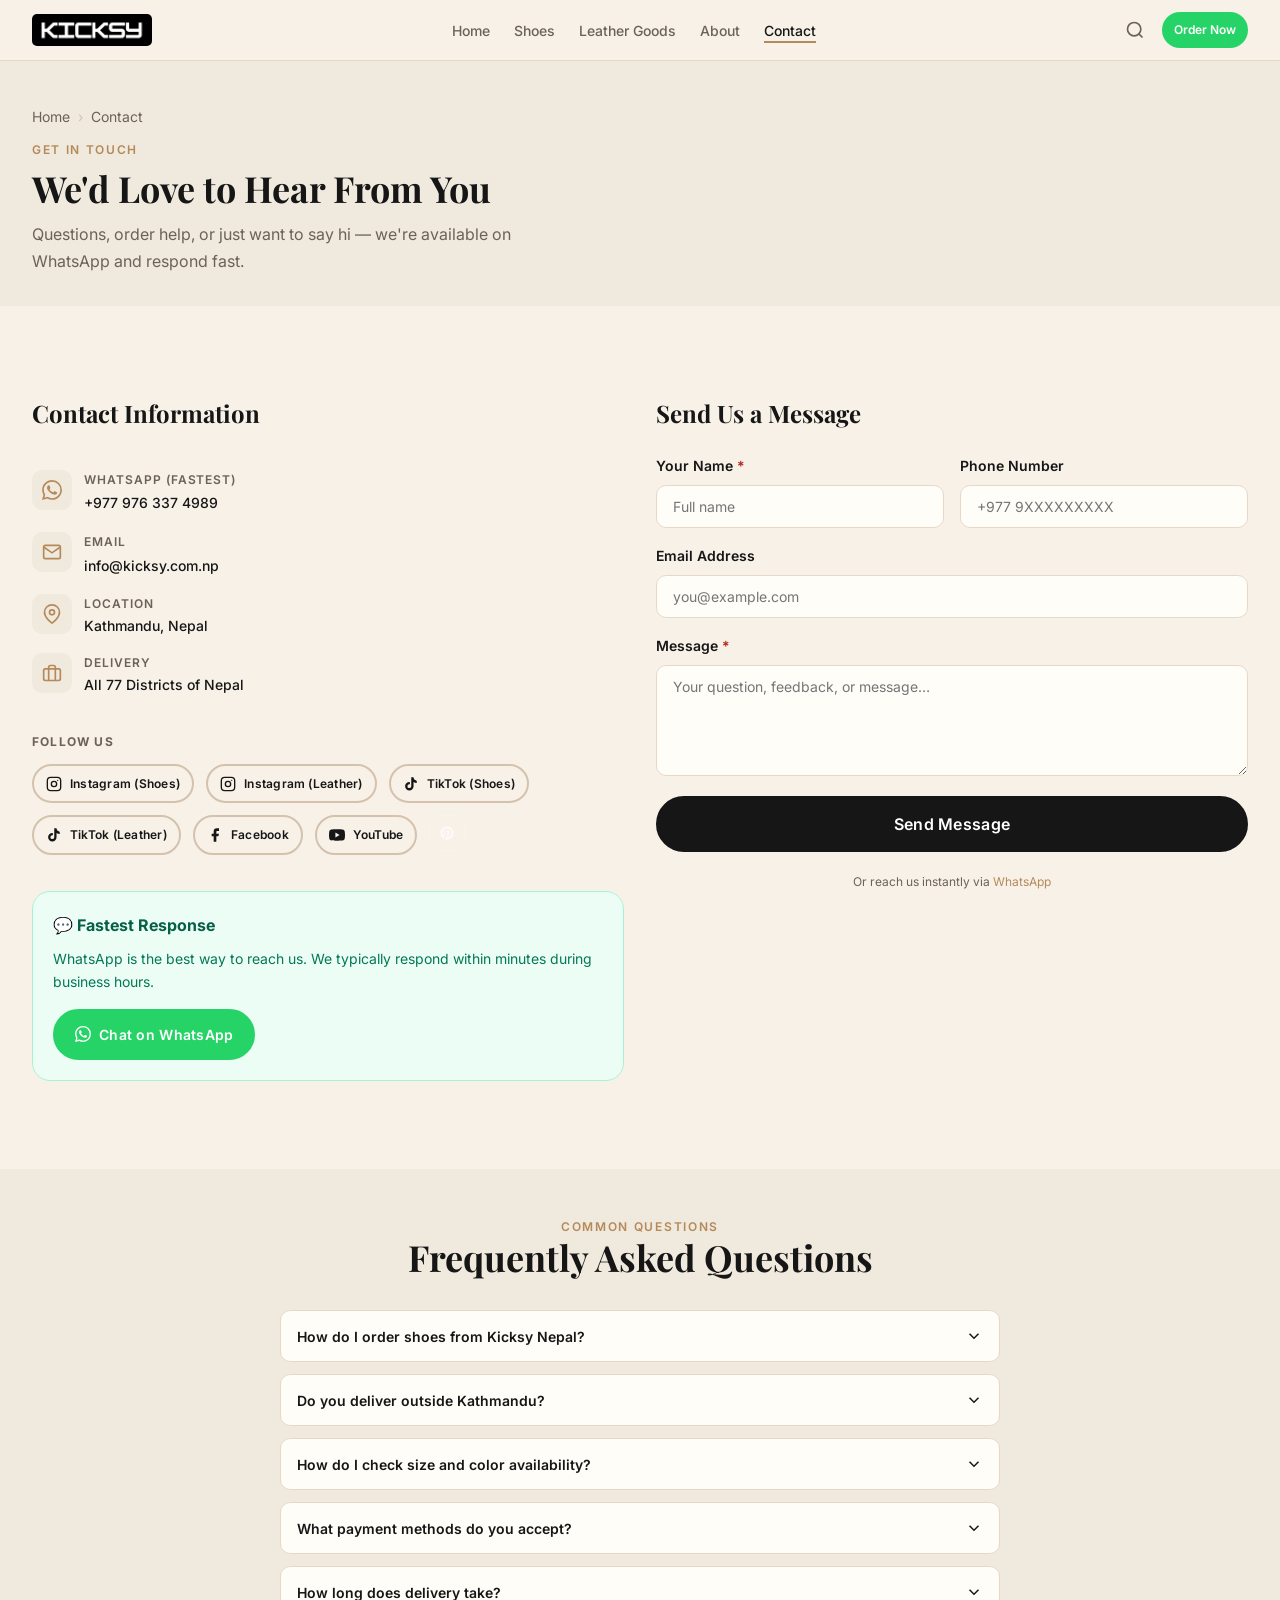
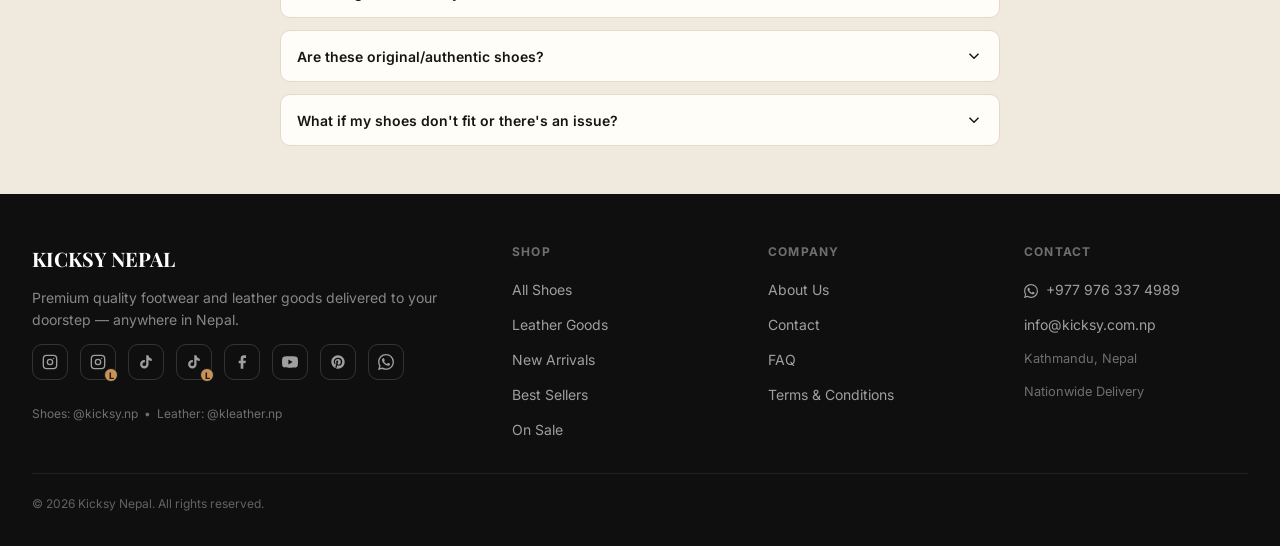
<file: contact.html>
<!doctype html>
<html lang="en">
  <head>
    <meta charset="UTF-8" />
    <meta name="viewport" content="width=device-width, initial-scale=1.0" />

    <title>Contact Us | Kicksy Nepal</title>
    <!-- Favicons -->
    <link rel="icon" type="image/svg+xml" href="./assets/favicon/favicon.svg" />
    <link
      rel="icon"
      type="image/png"
      sizes="32x32"
      href="./assets/favicon/favicon-96x96.png"
    />
    <link
      rel="icon"
      type="image/png"
      sizes="16x16"
      href="./assets/favicon/favicon-96x96.png"
    />
    <link
      rel="apple-touch-icon"
      sizes="180x180"
      href="./assets/favicon/apple-touch-icon.png"
    />
    <link rel="manifest" href="./assets/favicon/site.webmanifest" />
    <meta name="theme-color" content="#0F0F0F" />
    <meta
      name="description"
      content="Contact Kicksy Nepal via WhatsApp, email, or the contact form. Nationwide delivery across Nepal. Fast responses guaranteed."
    />
    <link rel="canonical" href="https://kicksy.com.np/contact" />
    <meta property="og:title" content="Contact Kicksy Nepal" />
    <meta
      property="og:description"
      content="Get in touch with Kicksy Nepal. Order via WhatsApp or fill our contact form. Nationwide delivery."
    />
    <meta property="og:url" content="https://kicksy.com.np/contact" />
    <meta
      property="og:image"
      content="https://kicksy.com.np/assets/images/og-image.png"
    />
    <meta property="og:type" content="website" />
    <meta property="og:site_name" content="Kicksy Nepal" />
    <meta property="og:locale" content="en_US" />
    <meta name="twitter:card" content="summary_large_image" />
    <meta name="twitter:title" content="Contact Kicksy Nepal" />
    <meta
      name="twitter:description"
      content="Get in touch with Kicksy Nepal. Order via WhatsApp or fill our contact form. Nationwide delivery."
    />
    <meta
      name="twitter:image"
      content="https://kicksy.com.np/assets/images/og-image.png"
    />
    <meta name="robots" content="index, follow" />
    <link rel="preconnect" href="https://fonts.googleapis.com" />
    <link rel="preconnect" href="https://fonts.gstatic.com" crossorigin />
    <link
      href="https://fonts.googleapis.com/css2?family=Playfair+Display:ital,wght@0,700;1,700&family=Inter:wght@400;500;600;700&display=swap"
      rel="stylesheet"
    />
    <link rel="stylesheet" href="./assets/css/styles.css" />

    <!-- Formspree CAPTCHA: Google reCAPTCHA v2 widget script -->
    <script src="https://www.google.com/recaptcha/api.js" async defer></script>

    <!-- FAQ JSON-LD -->
    <script type="application/ld+json">
      {
        "@context": "https://schema.org",
        "@type": "FAQPage",
        "mainEntity": [
          {
            "@type": "Question",
            "name": "How do I order shoes from Kicksy Nepal?",
            "acceptedAnswer": {
              "@type": "Answer",
              "text": "Browse our collection, select your size and color, then click the WhatsApp order button. A pre-filled message will open — just send it and we'll confirm your order."
            }
          },
          {
            "@type": "Question",
            "name": "Do you deliver outside Kathmandu?",
            "acceptedAnswer": {
              "@type": "Answer",
              "text": "Yes! We deliver to all 77 districts of Nepal. Delivery typically takes 3–7 working days depending on your location."
            }
          },
          {
            "@type": "Question",
            "name": "How do I check size availability?",
            "acceptedAnswer": {
              "@type": "Answer",
              "text": "On each product page, you can see available sizes. Select your color first to see exact stock per size. You can also ask us on WhatsApp."
            }
          },
          {
            "@type": "Question",
            "name": "What payment methods are available?",
            "acceptedAnswer": {
              "@type": "Answer",
              "text": "We currently accept cash on delivery (COD). Payment is made when your shoes arrive at your door. No advance payment required."
            }
          },
          {
            "@type": "Question",
            "name": "How long does delivery take?",
            "acceptedAnswer": {
              "@type": "Answer",
              "text": "Kathmandu Valley: 1–3 working days. Other cities and districts: 3–7 working days. We'll keep you updated via WhatsApp."
            }
          },
          {
            "@type": "Question",
            "name": "Are these original or authentic shoes?",
            "acceptedAnswer": {
              "@type": "Answer",
              "text": "Most of our ready-to-ship catalog consists of premium master copy footwear, designed to closely match the original styles at an affordable price. 100% original brand-authentic pairs are available on pre-order — message us on WhatsApp with the model you want."
            }
          }
        ]
      }
    </script>

    <!-- Breadcrumb Schema -->
    <script type="application/ld+json">
      {
        "@context": "https://schema.org",
        "@type": "BreadcrumbList",
        "itemListElement": [
          {
            "@type": "ListItem",
            "position": 1,
            "name": "Home",
            "item": "https://kicksy.com.np/"
          },
          {
            "@type": "ListItem",
            "position": 2,
            "name": "Contact",
            "item": "https://kicksy.com.np/contact"
          }
        ]
      }
    </script>
    <!-- Google tag (gtag.js) -->
    <script
      async
      src="https://www.googletagmanager.com/gtag/js?id=G-ZEEGKV81TT"
    ></script>
    <script>
      window.dataLayer = window.dataLayer || [];
      function gtag() {
        dataLayer.push(arguments);
      }
      gtag("js", new Date());

      gtag("config", "G-ZEEGKV81TT");
    </script>
  </head>
  <body>
    <header class="site-header" role="banner">
      <div class="container">
        <div class="header-inner">
          <a href="/" class="site-logo" aria-label="Kicksy Nepal home">
            <img
              src="./assets/images/kicksylogob.PNG"
              alt="Kicksy Nepal Logo"
              class="logo-image"
            />
          </a>
          <nav class="site-nav" aria-label="Main navigation">
            <ul>
              <li><a href="/">Home</a></li>
              <li><a href="/shop">Shoes</a></li>
              <li><a href="/leather">Leather Goods</a></li>
              <li><a href="/about">About</a></li>
              <li><a href="/contact" class="active">Contact</a></li>
            </ul>
          </nav>
          <div class="header-actions">
            <button
              class="header-icon-btn search-toggle"
              aria-label="Search products"
            >
              <svg
                viewBox="0 0 24 24"
                fill="none"
                stroke="currentColor"
                stroke-width="2"
              >
                <circle cx="11" cy="11" r="8" />
                <path d="m21 21-4.35-4.35" />
              </svg>
            </button>
            <a
              href="https://wa.me/9779763374989"
              class="header-wa-btn"
              target="_blank"
              rel="noopener"
              >Order Now</a
            >
            <button
              class="hamburger-btn"
              id="hamburger"
              aria-label="Open menu"
              aria-expanded="false"
              aria-controls="mobileNav"
            >
              <span></span><span></span><span></span>
            </button>
          </div>
        </div>
      </div>
    </header>

    <nav id="mobileNav" class="mobile-nav" aria-label="Mobile navigation">
      <div class="mobile-nav-overlay"></div>
      <div class="mobile-nav-drawer">
        <button
          class="mobile-nav-close"
          id="mobileNavClose"
          aria-label="Close menu"
        >
          <svg
            width="18"
            height="18"
            viewBox="0 0 24 24"
            fill="none"
            stroke="currentColor"
            stroke-width="2.5"
          >
            <path d="M18 6L6 18M6 6l12 12" />
          </svg>
        </button>
        <div class="mobile-nav-links">
          <a href="/"
            >Home
            <svg
              width="16"
              height="16"
              viewBox="0 0 24 24"
              fill="none"
              stroke="currentColor"
              stroke-width="2"
            >
              <path d="M9 18l6-6-6-6" /></svg
          ></a>
          <a href="/shop"
            >Shoes
            <svg
              width="16"
              height="16"
              viewBox="0 0 24 24"
              fill="none"
              stroke="currentColor"
              stroke-width="2"
            >
              <path d="M9 18l6-6-6-6" /></svg
          ></a>
          <a href="/leather"
            >Leather Goods
            <svg
              width="16"
              height="16"
              viewBox="0 0 24 24"
              fill="none"
              stroke="currentColor"
              stroke-width="2"
            >
              <path d="M9 18l6-6-6-6" /></svg
          ></a>
          <a href="/about"
            >About
            <svg
              width="16"
              height="16"
              viewBox="0 0 24 24"
              fill="none"
              stroke="currentColor"
              stroke-width="2"
            >
              <path d="M9 18l6-6-6-6" /></svg
          ></a>
          <a href="/contact"
            >Contact
            <svg
              width="16"
              height="16"
              viewBox="0 0 24 24"
              fill="none"
              stroke="currentColor"
              stroke-width="2"
            >
              <path d="M9 18l6-6-6-6" /></svg
          ></a>
        </div>
        <div class="mobile-nav-footer">
          <a
            href="https://wa.me/9779763374989"
            class="btn btn-whatsapp btn-block"
            target="_blank"
            rel="noopener"
            >Order on WhatsApp</a
          >
        </div>
      </div>
    </nav>

    <div id="searchOverlay" class="search-overlay" role="search">
      <div class="search-box">
        <svg
          width="20"
          height="20"
          viewBox="0 0 24 24"
          fill="none"
          stroke="currentColor"
          stroke-width="2"
          style="color: var(--secondary); flex-shrink: 0"
        >
          <circle cx="11" cy="11" r="8" />
          <path d="m21 21-4.35-4.35" />
        </svg>
        <input
          id="searchInput"
          class="search-input"
          type="search"
          placeholder="Search shoes, brands…"
          aria-label="Search products"
        />
        <button id="searchClose" class="search-close" aria-label="Close search">
          <svg
            width="20"
            height="20"
            viewBox="0 0 24 24"
            fill="none"
            stroke="currentColor"
            stroke-width="2"
          >
            <path d="M18 6L6 18M6 6l12 12" />
          </svg>
        </button>
      </div>
    </div>

    <main>
      <!-- Hero -->
      <section class="contact-hero" aria-label="Contact Kicksy Nepal">
        <div class="container">
          <nav class="breadcrumb" aria-label="Breadcrumb">
            <a href="/">Home</a>
            <span class="breadcrumb-sep" aria-hidden="true">›</span>
            <span aria-current="page">Contact</span>
          </nav>
          <p class="section-eyebrow">Get in Touch</p>
          <h1 class="section-title" style="margin-top: var(--sp-2)">
            We'd Love to Hear From You
          </h1>
          <p class="section-sub" style="margin: var(--sp-3) 0 0">
            Questions, order help, or just want to say hi — we're available on
            WhatsApp and respond fast.
          </p>
        </div>
      </section>

      <!-- Contact grid -->
      <section class="section reveal" aria-label="Contact information and form">
        <div class="container">
          <div class="contact-grid">
            <!-- Info -->
            <div class="contact-info">
              <h2
                style="
                  font-family: var(--font-display);
                  font-size: var(--text-2xl);
                  font-weight: 700;
                  margin-bottom: var(--sp-5);
                "
              >
                Contact Information
              </h2>

              <div class="contact-info-item">
                <div class="contact-info-icon" aria-hidden="true">
                  <svg
                    xmlns="http://www.w3.org/2000/svg"
                    width="20"
                    height="20"
                    viewBox="0 0 24 24"
                    fill="currentColor"
                  >
                    <path
                      d="M17.472 14.382c-.297-.149-1.758-.867-2.03-.967-.273-.099-.471-.148-.67.15-.197.297-.767.966-.94 1.164-.173.199-.347.223-.644.075-.297-.15-1.255-.463-2.39-1.475-.883-.788-1.48-1.761-1.653-2.059-.173-.297-.018-.458.13-.606.134-.133.298-.347.446-.52.149-.174.198-.298.298-.497.099-.198.05-.371-.025-.52-.075-.149-.669-1.612-.916-2.207-.242-.579-.487-.5-.669-.51-.173-.008-.371-.01-.57-.01-.198 0-.52.074-.792.372-.272.297-1.04 1.016-1.04 2.479 0 1.462 1.065 2.875 1.213 3.074.149.198 2.096 3.2 5.077 4.487.709.306 1.262.489 1.694.625.712.227 1.36.195 1.871.118.571-.085 1.758-.719 2.006-1.413.248-.694.248-1.289.173-1.413-.074-.124-.272-.198-.57-.347m-5.421 7.403h-.004a9.87 9.87 0 01-5.031-1.378l-.361-.214-3.741.982.998-3.648-.235-.374a9.86 9.86 0 01-1.51-5.26c.001-5.45 4.436-9.884 9.888-9.884 2.64 0 5.122 1.03 6.988 2.898a9.825 9.825 0 012.893 6.994c-.003 5.45-4.437 9.884-9.885 9.884m8.413-18.297A11.815 11.815 0 0012.05 0C5.495 0 .16 5.335.157 11.892c0 2.096.547 4.142 1.588 5.945L.057 24l6.305-1.654a11.882 11.882 0 005.683 1.448h.005c6.554 0 11.89-5.335 11.893-11.893a11.821 11.821 0 00-3.48-8.413z"
                    />
                  </svg>
                </div>
                <div>
                  <p class="contact-info-label">WhatsApp (Fastest)</p>
                  <a
                    href="https://wa.me/9779763374989"
                    class="contact-info-value"
                    target="_blank"
                    rel="noopener"
                    >+977 976 337 4989</a
                  >
                </div>
              </div>

              <div class="contact-info-item">
                <div class="contact-info-icon" aria-hidden="true">
                  <svg
                    width="20"
                    height="20"
                    viewBox="0 0 24 24"
                    fill="none"
                    stroke="currentColor"
                    stroke-width="2"
                  >
                    <path
                      d="M4 4h16c1.1 0 2 .9 2 2v12c0 1.1-.9 2-2 2H4c-1.1 0-2-.9-2-2V6c0-1.1.9-2 2-2z"
                    />
                    <polyline points="22,6 12,13 2,6" />
                  </svg>
                </div>
                <div>
                  <p class="contact-info-label">Email</p>
                  <a href="mailto:info@kicksy.com.np" class="contact-info-value"
                    >info@kicksy.com.np</a
                  >
                </div>
              </div>

              <div class="contact-info-item">
                <div class="contact-info-icon" aria-hidden="true">
                  <svg
                    width="20"
                    height="20"
                    viewBox="0 0 24 24"
                    fill="none"
                    stroke="currentColor"
                    stroke-width="2"
                  >
                    <path d="M21 10c0 7-9 13-9 13s-9-6-9-13a9 9 0 0118 0z" />
                    <circle cx="12" cy="10" r="3" />
                  </svg>
                </div>
                <div>
                  <p class="contact-info-label">Location</p>
                  <p class="contact-info-value">Kathmandu, Nepal</p>
                </div>
              </div>

              <div class="contact-info-item">
                <div class="contact-info-icon" aria-hidden="true">
                  <svg
                    width="20"
                    height="20"
                    viewBox="0 0 24 24"
                    fill="none"
                    stroke="currentColor"
                    stroke-width="2"
                  >
                    <rect x="2" y="7" width="20" height="14" rx="2" />
                    <path d="M16 21V5a2 2 0 00-2-2h-4a2 2 0 00-2 2v16" />
                  </svg>
                </div>
                <div>
                  <p class="contact-info-label">Delivery</p>
                  <p class="contact-info-value">All 77 Districts of Nepal</p>
                </div>
              </div>

              <!-- Social links -->
              <div class="social-section">
                <p class="footer-heading" style="margin-bottom: var(--sp-3)">
                  Follow Us
                </p>
                <div class="social-links">
                  <a
                    href="https://www.instagram.com/kicksy.np/"
                    class="btn btn-ghost btn-sm"
                    target="_blank"
                    rel="noopener"
                    aria-label="Kicksy Nepal Instagram"
                  >
                    <svg
                      width="16"
                      height="16"
                      viewBox="0 0 24 24"
                      fill="none"
                      stroke="currentColor"
                      stroke-width="2"
                    >
                      <rect x="2" y="2" width="20" height="20" rx="5" />
                      <circle cx="12" cy="12" r="4" />
                      <circle
                        cx="17.5"
                        cy="6.5"
                        r="1"
                        fill="currentColor"
                        stroke="none"
                      />
                    </svg>
                    Instagram (Shoes)
                  </a>
                  <a
                    href="https://www.instagram.com/kleather.np/"
                    class="btn btn-ghost btn-sm"
                    target="_blank"
                    rel="noopener"
                    aria-label="Kicksy Leather Instagram"
                  >
                    <svg
                      width="16"
                      height="16"
                      viewBox="0 0 24 24"
                      fill="none"
                      stroke="currentColor"
                      stroke-width="2"
                    >
                      <rect x="2" y="2" width="20" height="20" rx="5" />
                      <circle cx="12" cy="12" r="4" />
                      <circle
                        cx="17.5"
                        cy="6.5"
                        r="1"
                        fill="currentColor"
                        stroke="none"
                      />
                    </svg>
                    Instagram (Leather)
                  </a>
                  <a
                    href="https://www.tiktok.com/@kicksy.np?lang=en"
                    class="btn btn-ghost btn-sm"
                    target="_blank"
                    rel="noopener"
                    aria-label="Kicksy Nepal TikTok"
                  >
                    <svg
                      width="16"
                      height="16"
                      viewBox="0 0 24 24"
                      fill="currentColor"
                    >
                      <path
                        d="M19.59 6.69a4.83 4.83 0 01-3.77-4.25V2h-3.45v13.67a2.89 2.89 0 01-2.88 2.5 2.89 2.89 0 01-2.89-2.89 2.89 2.89 0 012.89-2.89c.28 0 .54.04.79.1V9.01a6.33 6.33 0 00-.79-.05 6.34 6.34 0 00-6.34 6.34 6.34 6.34 0 006.34 6.34 6.34 6.34 0 006.33-6.34V8.98a8.2 8.2 0 004.79 1.52V7.07a4.85 4.85 0 01-1.02-.38z"
                      />
                    </svg>
                    TikTok (Shoes)
                  </a>
                  <a
                    href="https://www.tiktok.com/@kleather.np?lang=en"
                    class="btn btn-ghost btn-sm"
                    target="_blank"
                    rel="noopener"
                    aria-label="Kicksy Leather TikTok"
                  >
                    <svg
                      width="16"
                      height="16"
                      viewBox="0 0 24 24"
                      fill="currentColor"
                    >
                      <path
                        d="M19.59 6.69a4.83 4.83 0 01-3.77-4.25V2h-3.45v13.67a2.89 2.89 0 01-2.88 2.5 2.89 2.89 0 01-2.89-2.89 2.89 2.89 0 012.89-2.89c.28 0 .54.04.79.1V9.01a6.33 6.33 0 00-.79-.05 6.34 6.34 0 00-6.34 6.34 6.34 6.34 0 006.34 6.34 6.34 6.34 0 006.33-6.34V8.98a8.2 8.2 0 004.79 1.52V7.07a4.85 4.85 0 01-1.02-.38z"
                      />
                    </svg>
                    TikTok (Leather)
                  </a>
                  <a
                    href="https://www.facebook.com/kicksy.np/"
                    class="btn btn-ghost btn-sm"
                    target="_blank"
                    rel="noopener"
                    aria-label="Facebook"
                  >
                    <svg
                      width="16"
                      height="16"
                      viewBox="0 0 24 24"
                      fill="currentColor"
                    >
                      <path
                        d="M18 2h-3a5 5 0 00-5 5v3H7v4h3v8h4v-8h3l1-4h-4V7a1 1 0 011-1h3z"
                      />
                    </svg>
                    Facebook
                  </a>
                  <a
                    href="https://www.youtube.com/@kicksynp"
                    class="btn btn-ghost btn-sm"
                    target="_blank"
                    rel="noopener"
                    aria-label="YouTube"
                  >
                    <svg
                      width="16"
                      height="16"
                      viewBox="0 0 24 24"
                      fill="currentColor"
                    >
                      <path
                        d="M23.5 6.2a3 3 0 00-2.1-2.1C19.5 3.5 12 3.5 12 3.5s-7.5 0-9.4.6A3 3 0 00.5 6.2 31 31 0 000 12a31 31 0 00.5 5.8 3 3 0 002.1 2.1c1.9.6 9.4.6 9.4.6s7.5 0 9.4-.6a3 3 0 002.1-2.1A31 31 0 0024 12a31 31 0 00-.5-5.8zM9.6 15.6V8.4l6.3 3.6-6.3 3.6z"
                      />
                    </svg>
                    YouTube
                  </a>
                  <a
                    href="https://www.pinterest.com/kicksynp"
                    class="social-link"
                    target="_blank"
                    rel="noopener"
                    aria-label="Pinterest"
                    data-site-setting="pinterestUrl"
                  >
                    <svg
                      width="16"
                      height="16"
                      viewBox="0 0 24 24"
                      fill="currentColor"
                    >
                      <path
                        d="M12 2C6.477 2 2 6.477 2 12c0 4.236 2.636 7.855 6.356 9.312-.088-.791-.167-2.005.035-2.868.181-.78 1.172-4.97 1.172-4.97s-.299-.598-.299-1.482c0-1.388.806-2.428 1.808-2.428.852 0 1.265.64 1.265 1.408 0 .858-.546 2.141-.828 3.33-.236.995.499 1.806 1.476 1.806 1.771 0 3.133-1.867 3.133-4.562 0-2.387-1.715-4.057-4.163-4.057-2.836 0-4.5 2.127-4.5 4.326 0 .856.33 1.775.741 2.276a.3.3 0 01.069.286c-.076.313-.244.995-.277 1.134-.044.183-.146.222-.337.134-1.249-.581-2.03-2.407-2.03-3.874 0-3.154 2.292-6.052 6.608-6.052 3.469 0 6.165 2.473 6.165 5.776 0 3.447-2.173 6.22-5.19 6.22-1.013 0-1.967-.527-2.292-1.148l-.623 2.378c-.226.869-.835 1.958-1.244 2.621.937.29 1.931.446 2.962.446 5.523 0 10-4.477 10-10S17.523 2 12 2z"
                      />
                    </svg>
                  </a>
                </div>
              </div>

              <!-- WhatsApp CTA card -->
              <div class="wa-contact-card">
                <p class="wa-contact-card-title">💬 Fastest Response</p>
                <p class="wa-contact-card-desc">
                  WhatsApp is the best way to reach us. We typically respond
                  within minutes during business hours.
                </p>
                <a
                  href="https://wa.me/9779763374989"
                  class="btn btn-whatsapp"
                  target="_blank"
                  rel="noopener"
                >
                  <svg
                    xmlns="http://www.w3.org/2000/svg"
                    width="16"
                    height="16"
                    viewBox="0 0 24 24"
                    fill="currentColor"
                  >
                    <path
                      d="M17.472 14.382c-.297-.149-1.758-.867-2.03-.967-.273-.099-.471-.148-.67.15-.197.297-.767.966-.94 1.164-.173.199-.347.223-.644.075-.297-.15-1.255-.463-2.39-1.475-.883-.788-1.48-1.761-1.653-2.059-.173-.297-.018-.458.13-.606.134-.133.298-.347.446-.52.149-.174.198-.298.298-.497.099-.198.05-.371-.025-.52-.075-.149-.669-1.612-.916-2.207-.242-.579-.487-.5-.669-.51-.173-.008-.371-.01-.57-.01-.198 0-.52.074-.792.372-.272.297-1.04 1.016-1.04 2.479 0 1.462 1.065 2.875 1.213 3.074.149.198 2.096 3.2 5.077 4.487.709.306 1.262.489 1.694.625.712.227 1.36.195 1.871.118.571-.085 1.758-.719 2.006-1.413.248-.694.248-1.289.173-1.413-.074-.124-.272-.198-.57-.347m-5.421 7.403h-.004a9.87 9.87 0 01-5.031-1.378l-.361-.214-3.741.982.998-3.648-.235-.374a9.86 9.86 0 01-1.51-5.26c.001-5.45 4.436-9.884 9.888-9.884 2.64 0 5.122 1.03 6.988 2.898a9.825 9.825 0 012.893 6.994c-.003 5.45-4.437 9.884-9.885 9.884m8.413-18.297A11.815 11.815 0 0012.05 0C5.495 0 .16 5.335.157 11.892c0 2.096.547 4.142 1.588 5.945L.057 24l6.305-1.654a11.882 11.882 0 005.683 1.448h.005c6.554 0 11.89-5.335 11.893-11.893a11.821 11.821 0 00-3.48-8.413z"
                    />
                  </svg>
                  Chat on WhatsApp
                </a>
              </div>
            </div>

            <!-- Contact form -->
            <div>
              <h2
                style="
                  font-family: var(--font-display);
                  font-size: var(--text-2xl);
                  font-weight: 700;
                  margin-bottom: var(--sp-5);
                "
              >
                Send Us a Message
              </h2>

              <div id="contactSuccess" class="success-message" role="alert">
                <div class="success-icon" aria-hidden="true">
                  <svg
                    width="24"
                    height="24"
                    viewBox="0 0 24 24"
                    fill="none"
                    stroke="white"
                    stroke-width="3"
                  >
                    <path d="M5 13l4 4L19 7" />
                  </svg>
                </div>
                <h3 style="font-weight: 700">Message Received!</h3>
                <p style="color: var(--secondary); font-size: var(--text-sm)">
                  We'll get back to you soon. For the fastest response, reach us
                  on WhatsApp.
                </p>
                <a
                  href="https://wa.me/9779763374989"
                  class="btn btn-whatsapp"
                  target="_blank"
                  rel="noopener"
                  >Open WhatsApp</a
                >
              </div>

              <form id="contactForm" novalidate aria-label="Contact form">
                <!-- Honeypot -->
                <div class="hp-field" aria-hidden="true">
                  <input
                    type="text"
                    name="hp_website"
                    tabindex="-1"
                    autocomplete="off"
                  />
                </div>

                <div class="form-grid">
                  <div class="form-field">
                    <label class="form-label" for="contactName"
                      >Your Name
                      <span style="color: var(--sale)">*</span></label
                    >
                    <input
                      id="contactName"
                      name="name"
                      class="form-input"
                      type="text"
                      placeholder="Full name"
                      autocomplete="name"
                      required
                    />
                    <span class="form-error" role="alert"></span>
                  </div>
                  <div class="form-field">
                    <label class="form-label" for="contactPhone"
                      >Phone Number</label
                    >
                    <input
                      id="contactPhone"
                      name="phone"
                      class="form-input"
                      type="tel"
                      placeholder="+977 9XXXXXXXXX"
                      autocomplete="tel"
                    />
                    <span class="form-error" role="alert"></span>
                  </div>
                  <div class="form-field full-width">
                    <label class="form-label" for="contactEmail"
                      >Email Address</label
                    >
                    <input
                      id="contactEmail"
                      name="email"
                      class="form-input"
                      type="email"
                      placeholder="you@example.com"
                      autocomplete="email"
                    />
                    <span class="form-error" role="alert"></span>
                  </div>
                  <div class="form-field full-width">
                    <label class="form-label" for="contactMessage"
                      >Message <span style="color: var(--sale)">*</span></label
                    >
                    <textarea
                      id="contactMessage"
                      name="message"
                      class="form-textarea"
                      rows="5"
                      placeholder="Your question, feedback, or message…"
                      required
                    ></textarea>
                    <span class="form-error" role="alert"></span>
                  </div>
                </div>

                <div class="form-field full-width">
                  <div
                    class="g-recaptcha"
                    data-sitekey="6LdWOSYtAAAAAN_tUkxDWU12nWVOzsp3pj8hxH6q"
                  ></div>
                </div>

                <div class="form-submit-wrap">
                  <button
                    type="submit"
                    class="btn btn-primary btn-lg btn-block"
                  >
                    Send Message
                  </button>
                  <p
                    style="
                      text-align: center;
                      font-size: var(--text-xs);
                      color: var(--secondary);
                      margin-top: var(--sp-2);
                    "
                  >
                    Or reach us instantly via
                    <a
                      href="https://wa.me/9779763374989"
                      style="color: var(--accent)"
                      target="_blank"
                      rel="noopener"
                      >WhatsApp</a
                    >
                  </p>
                </div>
              </form>
            </div>
          </div>
        </div>
      </section>

      <!-- FAQ -->
      <section class="faq-section reveal" id="faq" aria-labelledby="faqTitle">
        <div class="container">
          <div class="section-header centered">
            <p class="section-eyebrow">Common Questions</p>
            <h2 class="section-title" id="faqTitle">
              Frequently Asked Questions
            </h2>
          </div>
          <div class="faq-list" role="list">
            <div class="faq-item" role="listitem">
              <button class="faq-q" aria-expanded="false">
                How do I order shoes from Kicksy Nepal?
                <svg
                  width="18"
                  height="18"
                  viewBox="0 0 24 24"
                  fill="none"
                  stroke="currentColor"
                  stroke-width="2"
                  aria-hidden="true"
                >
                  <path d="M6 9l6 6 6-6" />
                </svg>
              </button>
              <div class="faq-a">
                <p>
                  Browse our shop, find your perfect pair, select your size and
                  color, then click the <strong>WhatsApp Order</strong> button.
                  A pre-filled message opens — just hit send. We'll confirm
                  availability and arrange delivery. Alternatively, fill the
                  order inquiry form on the product page.
                </p>
              </div>
            </div>

            <div class="faq-item" role="listitem">
              <button class="faq-q" aria-expanded="false">
                Do you deliver outside Kathmandu?
                <svg
                  width="18"
                  height="18"
                  viewBox="0 0 24 24"
                  fill="none"
                  stroke="currentColor"
                  stroke-width="2"
                  aria-hidden="true"
                >
                  <path d="M6 9l6 6 6-6" />
                </svg>
              </button>
              <div class="faq-a">
                <p>
                  Absolutely. We deliver to all 77 districts of Nepal — from
                  Kathmandu to the most remote areas. Delivery time varies:
                  Kathmandu Valley takes 1–3 working days; other areas typically
                  3–7 working days. We partner with trusted courier services to
                  ensure your order arrives safely.
                </p>
              </div>
            </div>

            <div class="faq-item" role="listitem">
              <button class="faq-q" aria-expanded="false">
                How do I check size and color availability?
                <svg
                  width="18"
                  height="18"
                  viewBox="0 0 24 24"
                  fill="none"
                  stroke="currentColor"
                  stroke-width="2"
                  aria-hidden="true"
                >
                  <path d="M6 9l6 6 6-6" />
                </svg>
              </button>
              <div class="faq-a">
                <p>
                  On each product page, you'll see all available sizes and
                  colors. Select a color first — the sizes available for that
                  color will update automatically. Sizes shown as strikethrough
                  are out of stock for that color. If you're unsure or want a
                  specific combination, just ask us on WhatsApp.
                </p>
              </div>
            </div>

            <div class="faq-item" role="listitem">
              <button class="faq-q" aria-expanded="false">
                What payment methods do you accept?
                <svg
                  width="18"
                  height="18"
                  viewBox="0 0 24 24"
                  fill="none"
                  stroke="currentColor"
                  stroke-width="2"
                  aria-hidden="true"
                >
                  <path d="M6 9l6 6 6-6" />
                </svg>
              </button>
              <div class="faq-a">
                <p>
                  We currently accept <strong>Cash on Delivery (COD)</strong> —
                  you pay when your shoes arrive at your door. No advance
                  payment is required. This means zero risk for you. We're
                  working on adding more payment options in the future.
                </p>
              </div>
            </div>

            <div class="faq-item" role="listitem">
              <button class="faq-q" aria-expanded="false">
                How long does delivery take?
                <svg
                  width="18"
                  height="18"
                  viewBox="0 0 24 24"
                  fill="none"
                  stroke="currentColor"
                  stroke-width="2"
                  aria-hidden="true"
                >
                  <path d="M6 9l6 6 6-6" />
                </svg>
              </button>
              <div class="faq-a">
                <p>
                  Kathmandu Valley: 1–3 working days. Outside the valley (major
                  cities like Pokhara, Chitwan, Butwal, Dharan): 3–5 working
                  days. Remote areas: 5–7 working days. We'll keep you updated
                  throughout the process via WhatsApp.
                </p>
              </div>
            </div>

            <div class="faq-item" role="listitem">
              <button class="faq-q" aria-expanded="false">
                Are these original/authentic shoes?
                <svg
                  width="18"
                  height="18"
                  viewBox="0 0 24 24"
                  fill="none"
                  stroke="currentColor"
                  stroke-width="2"
                  aria-hidden="true"
                >
                  <path d="M6 9l6 6 6-6" />
                </svg>
              </button>
              <div class="faq-a">
                <p>
                  Most of our ready-to-ship catalog consists of
                  <strong>premium master copy</strong> footwear — high-quality
                  pairs designed to closely match the look and feel of the
                  original styles, at a much more affordable price. If you
                  specifically want a
                  <strong>100% original / brand-authentic pair</strong>, we can
                  take that as a pre-order — just message us on WhatsApp with
                  the model and we'll confirm pricing and timeline. See our
                  <a href="/about#quality">About page</a> for more details.
                </p>
              </div>
            </div>

            <div class="faq-item" role="listitem">
              <button class="faq-q" aria-expanded="false">
                What if my shoes don't fit or there's an issue?
                <svg
                  width="18"
                  height="18"
                  viewBox="0 0 24 24"
                  fill="none"
                  stroke="currentColor"
                  stroke-width="2"
                  aria-hidden="true"
                >
                  <path d="M6 9l6 6 6-6" />
                </svg>
              </button>
              <div class="faq-a">
                <p>
                  Contact us immediately via WhatsApp. We'll work with you to
                  find the best resolution. We take quality seriously — if
                  there's an issue with the product you received, we'll make it
                  right. Size exchanges are considered on a case-by-case basis
                  depending on stock availability.
                </p>
              </div>
            </div>
          </div>
        </div>
      </section>
    </main>

    <footer class="site-footer" role="contentinfo">
      <div class="container">
        <div class="footer-grid">
          <div class="footer-brand">
            <a href="/" class="footer-logo" aria-label="Kicksy Nepal"
              >KICKSY NEPAL</a
            >
            <p class="footer-tagline">
              Premium quality footwear and leather goods delivered to your
              doorstep — anywhere in Nepal.
            </p>
            <div class="social-links" aria-label="Social media">
              <a
                href="https://www.instagram.com/kicksy.np/"
                class="social-link"
                target="_blank"
                rel="noopener"
                aria-label="Kicksy Nepal Instagram (Shoes)"
              >
                <svg
                  width="16"
                  height="16"
                  viewBox="0 0 24 24"
                  fill="none"
                  stroke="currentColor"
                  stroke-width="2"
                >
                  <rect x="2" y="2" width="20" height="20" rx="5" />
                  <circle cx="12" cy="12" r="4" />
                  <circle
                    cx="17.5"
                    cy="6.5"
                    r="1"
                    fill="currentColor"
                    stroke="none"
                  />
                </svg>
              </a>
              <a
                href="https://www.instagram.com/kleather.np/"
                class="social-link"
                target="_blank"
                rel="noopener"
                aria-label="Kicksy Leather Instagram"
              >
                <svg
                  width="16"
                  height="16"
                  viewBox="0 0 24 24"
                  fill="none"
                  stroke="currentColor"
                  stroke-width="2"
                >
                  <rect x="2" y="2" width="20" height="20" rx="5" />
                  <circle cx="12" cy="12" r="4" />
                  <circle
                    cx="17.5"
                    cy="6.5"
                    r="1"
                    fill="currentColor"
                    stroke="none"
                  />
                </svg>
                <span class="social-link-badge" aria-hidden="true">L</span>
              </a>
              <a
                href="https://www.tiktok.com/@kicksy.np?lang=en"
                class="social-link"
                target="_blank"
                rel="noopener"
                aria-label="Kicksy Nepal TikTok (Shoes)"
              >
                <svg
                  width="16"
                  height="16"
                  viewBox="0 0 24 24"
                  fill="currentColor"
                >
                  <path
                    d="M19.59 6.69a4.83 4.83 0 01-3.77-4.25V2h-3.45v13.67a2.89 2.89 0 01-2.88 2.5 2.89 2.89 0 01-2.89-2.89 2.89 2.89 0 012.89-2.89c.28 0 .54.04.79.1V9.01a6.33 6.33 0 00-.79-.05 6.34 6.34 0 00-6.34 6.34 6.34 6.34 0 006.34 6.34 6.34 6.34 0 006.33-6.34V8.98a8.2 8.2 0 004.79 1.52V7.07a4.85 4.85 0 01-1.02-.38z"
                  />
                </svg>
              </a>
              <a
                href="https://www.tiktok.com/@kleather.np?lang=en"
                class="social-link"
                target="_blank"
                rel="noopener"
                aria-label="Kicksy Leather TikTok"
              >
                <svg
                  width="16"
                  height="16"
                  viewBox="0 0 24 24"
                  fill="currentColor"
                >
                  <path
                    d="M19.59 6.69a4.83 4.83 0 01-3.77-4.25V2h-3.45v13.67a2.89 2.89 0 01-2.88 2.5 2.89 2.89 0 01-2.89-2.89 2.89 2.89 0 012.89-2.89c.28 0 .54.04.79.1V9.01a6.33 6.33 0 00-.79-.05 6.34 6.34 0 00-6.34 6.34 6.34 6.34 0 006.34 6.34 6.34 6.34 0 006.33-6.34V8.98a8.2 8.2 0 004.79 1.52V7.07a4.85 4.85 0 01-1.02-.38z"
                  />
                </svg>
                <span class="social-link-badge" aria-hidden="true">L</span>
              </a>
              <a
                href="https://www.facebook.com/kicksy.np/"
                class="social-link"
                target="_blank"
                rel="noopener"
                aria-label="Facebook"
              >
                <svg
                  width="16"
                  height="16"
                  viewBox="0 0 24 24"
                  fill="currentColor"
                >
                  <path
                    d="M18 2h-3a5 5 0 00-5 5v3H7v4h3v8h4v-8h3l1-4h-4V7a1 1 0 011-1h3z"
                  />
                </svg>
              </a>
              <a
                href="https://www.youtube.com/@kicksynp"
                class="social-link"
                target="_blank"
                rel="noopener"
                aria-label="YouTube"
              >
                <svg
                  width="16"
                  height="16"
                  viewBox="0 0 24 24"
                  fill="currentColor"
                >
                  <path
                    d="M23.5 6.2a3 3 0 00-2.1-2.1C19.5 3.5 12 3.5 12 3.5s-7.5 0-9.4.6A3 3 0 00.5 6.2 31 31 0 000 12a31 31 0 00.5 5.8 3 3 0 002.1 2.1c1.9.6 9.4.6 9.4.6s7.5 0 9.4-.6a3 3 0 002.1-2.1A31 31 0 0024 12a31 31 0 00-.5-5.8zM9.6 15.6V8.4l6.3 3.6-6.3 3.6z"
                  />
                </svg>
              </a>
              <a
                href="https://www.pinterest.com/kicksynp"
                class="social-link"
                target="_blank"
                rel="noopener"
                aria-label="Pinterest"
                data-site-setting="pinterestUrl"
              >
                <svg
                  width="16"
                  height="16"
                  viewBox="0 0 24 24"
                  fill="currentColor"
                >
                  <path
                    d="M12 2C6.477 2 2 6.477 2 12c0 4.236 2.636 7.855 6.356 9.312-.088-.791-.167-2.005.035-2.868.181-.78 1.172-4.97 1.172-4.97s-.299-.598-.299-1.482c0-1.388.806-2.428 1.808-2.428.852 0 1.265.64 1.265 1.408 0 .858-.546 2.141-.828 3.33-.236.995.499 1.806 1.476 1.806 1.771 0 3.133-1.867 3.133-4.562 0-2.387-1.715-4.057-4.163-4.057-2.836 0-4.5 2.127-4.5 4.326 0 .856.33 1.775.741 2.276a.3.3 0 01.069.286c-.076.313-.244.995-.277 1.134-.044.183-.146.222-.337.134-1.249-.581-2.03-2.407-2.03-3.874 0-3.154 2.292-6.052 6.608-6.052 3.469 0 6.165 2.473 6.165 5.776 0 3.447-2.173 6.22-5.19 6.22-1.013 0-1.967-.527-2.292-1.148l-.623 2.378c-.226.869-.835 1.958-1.244 2.621.937.29 1.931.446 2.962.446 5.523 0 10-4.477 10-10S17.523 2 12 2z"
                  />
                </svg>
              </a>
              <a
                href="https://wa.me/9779763374989"
                class="social-link"
                target="_blank"
                rel="noopener"
                aria-label="WhatsApp"
              >
                <svg
                  width="16"
                  height="16"
                  viewBox="0 0 24 24"
                  fill="currentColor"
                >
                  <path
                    d="M17.472 14.382c-.297-.149-1.758-.867-2.03-.967-.273-.099-.471-.148-.67.15-.197.297-.767.966-.94 1.164-.173.199-.347.223-.644.075-.297-.15-1.255-.463-2.39-1.475-.883-.788-1.48-1.761-1.653-2.059-.173-.297-.018-.458.13-.606.134-.133.298-.347.446-.52.149-.174.198-.298.298-.497.099-.198.05-.371-.025-.52-.075-.149-.669-1.612-.916-2.207-.242-.579-.487-.5-.669-.51-.173-.008-.371-.01-.57-.01-.198 0-.52.074-.792.372-.272.297-1.04 1.016-1.04 2.479 0 1.462 1.065 2.875 1.213 3.074.149.198 2.096 3.2 5.077 4.487.709.306 1.262.489 1.694.625.712.227 1.36.195 1.871.118.571-.085 1.758-.719 2.006-1.413.248-.694.248-1.289.173-1.413-.074-.124-.272-.198-.57-.347m-5.421 7.403h-.004a9.87 9.87 0 01-5.031-1.378l-.361-.214-3.741.982.998-3.648-.235-.374a9.86 9.86 0 01-1.51-5.26c.001-5.45 4.436-9.884 9.888-9.884 2.64 0 5.122 1.03 6.988 2.898a9.825 9.825 0 012.893 6.994c-.003 5.45-4.437 9.884-9.885 9.884m8.413-18.297A11.815 11.815 0 0012.05 0C5.495 0 .16 5.335.157 11.892c0 2.096.547 4.142 1.588 5.945L.057 24l6.305-1.654a11.882 11.882 0 005.683 1.448h.005c6.554 0 11.89-5.335 11.893-11.893a11.821 11.821 0 00-3.48-8.413z"
                  />
                </svg>
              </a>
            </div>
            <p class="footer-social-note">
              Shoes: @kicksy.np &nbsp;•&nbsp; Leather: @kleather.np
            </p>
          </div>
          <div>
            <p class="footer-heading">Shop</p>
            <nav class="footer-links" aria-label="Shop links">
              <a href="/shop">All Shoes</a>
              <a href="/leather">Leather Goods</a>
              <a href="/shop?sort=newest">New Arrivals</a>
              <a href="/shop?sort=bestseller">Best Sellers</a>
              <a href="/shop?sort=discount">On Sale</a>
            </nav>
          </div>
          <div>
            <p class="footer-heading">Company</p>
            <nav class="footer-links" aria-label="Company links">
              <a href="/about">About Us</a>
              <a href="/contact">Contact</a>
              <a href="/contact#faq">FAQ</a>
              <a href="/terms">Terms &amp; Conditions</a>
            </nav>
          </div>
          <div>
            <p class="footer-heading">Contact</p>
            <div class="footer-links">
              <a
                href="https://wa.me/9779763374989"
                target="_blank"
                rel="noopener"
              >
                <svg
                  xmlns="http://www.w3.org/2000/svg"
                  width="14"
                  height="14"
                  viewBox="0 0 24 24"
                  fill="currentColor"
                  style="
                    display: inline;
                    vertical-align: middle;
                    margin-right: 4px;
                  "
                >
                  <path
                    d="M17.472 14.382c-.297-.149-1.758-.867-2.03-.967-.273-.099-.471-.148-.67.15-.197.297-.767.966-.94 1.164-.173.199-.347.223-.644.075-.297-.15-1.255-.463-2.39-1.475-.883-.788-1.48-1.761-1.653-2.059-.173-.297-.018-.458.13-.606.134-.133.298-.347.446-.52.149-.174.198-.298.298-.497.099-.198.05-.371-.025-.52-.075-.149-.669-1.612-.916-2.207-.242-.579-.487-.5-.669-.51-.173-.008-.371-.01-.57-.01-.198 0-.52.074-.792.372-.272.297-1.04 1.016-1.04 2.479 0 1.462 1.065 2.875 1.213 3.074.149.198 2.096 3.2 5.077 4.487.709.306 1.262.489 1.694.625.712.227 1.36.195 1.871.118.571-.085 1.758-.719 2.006-1.413.248-.694.248-1.289.173-1.413-.074-.124-.272-.198-.57-.347m-5.421 7.403h-.004a9.87 9.87 0 01-5.031-1.378l-.361-.214-3.741.982.998-3.648-.235-.374a9.86 9.86 0 01-1.51-5.26c.001-5.45 4.436-9.884 9.888-9.884 2.64 0 5.122 1.03 6.988 2.898a9.825 9.825 0 012.893 6.994c-.003 5.45-4.437 9.884-9.885 9.884m8.413-18.297A11.815 11.815 0 0012.05 0C5.495 0 .16 5.335.157 11.892c0 2.096.547 4.142 1.588 5.945L.057 24l6.305-1.654a11.882 11.882 0 005.683 1.448h.005c6.554 0 11.89-5.335 11.893-11.893a11.821 11.821 0 00-3.48-8.413z"
                  />
                </svg>
                <span data-site-setting="whatsappDisplay"
                  >+977 976 337 4989</span
                >
              </a>
              <a href="mailto:info@kicksy.com.np" data-site-setting="email"
                >info@kicksy.com.np</a
              >
              <span
                style="color: rgba(255, 255, 255, 0.4); font-size: 0.8rem"
                data-site-setting="address"
                >Kathmandu, Nepal</span
              >
              <span
                style="color: rgba(255, 255, 255, 0.4); font-size: 0.8rem"
                data-site-setting="deliveryNote"
                >Nationwide Delivery</span
              >
            </div>
          </div>
        </div>
        <div class="footer-bottom">
          <span
            >&copy; <span id="footerYear"></span> Kicksy Nepal. All rights
            reserved.</span
          >
        </div>
      </div>
    </footer>

    <script>
      document.getElementById("footerYear").textContent =
        new Date().getFullYear();
    </script>
    <script src="./assets/js/loader.js"></script>
    <script src="./assets/js/config.js"></script>
    <script src="./assets/js/api.js"></script>
    <script src="./assets/js/main.js"></script>
    <script src="./assets/js/forms.js"></script>
  </body>
</html>
</file>
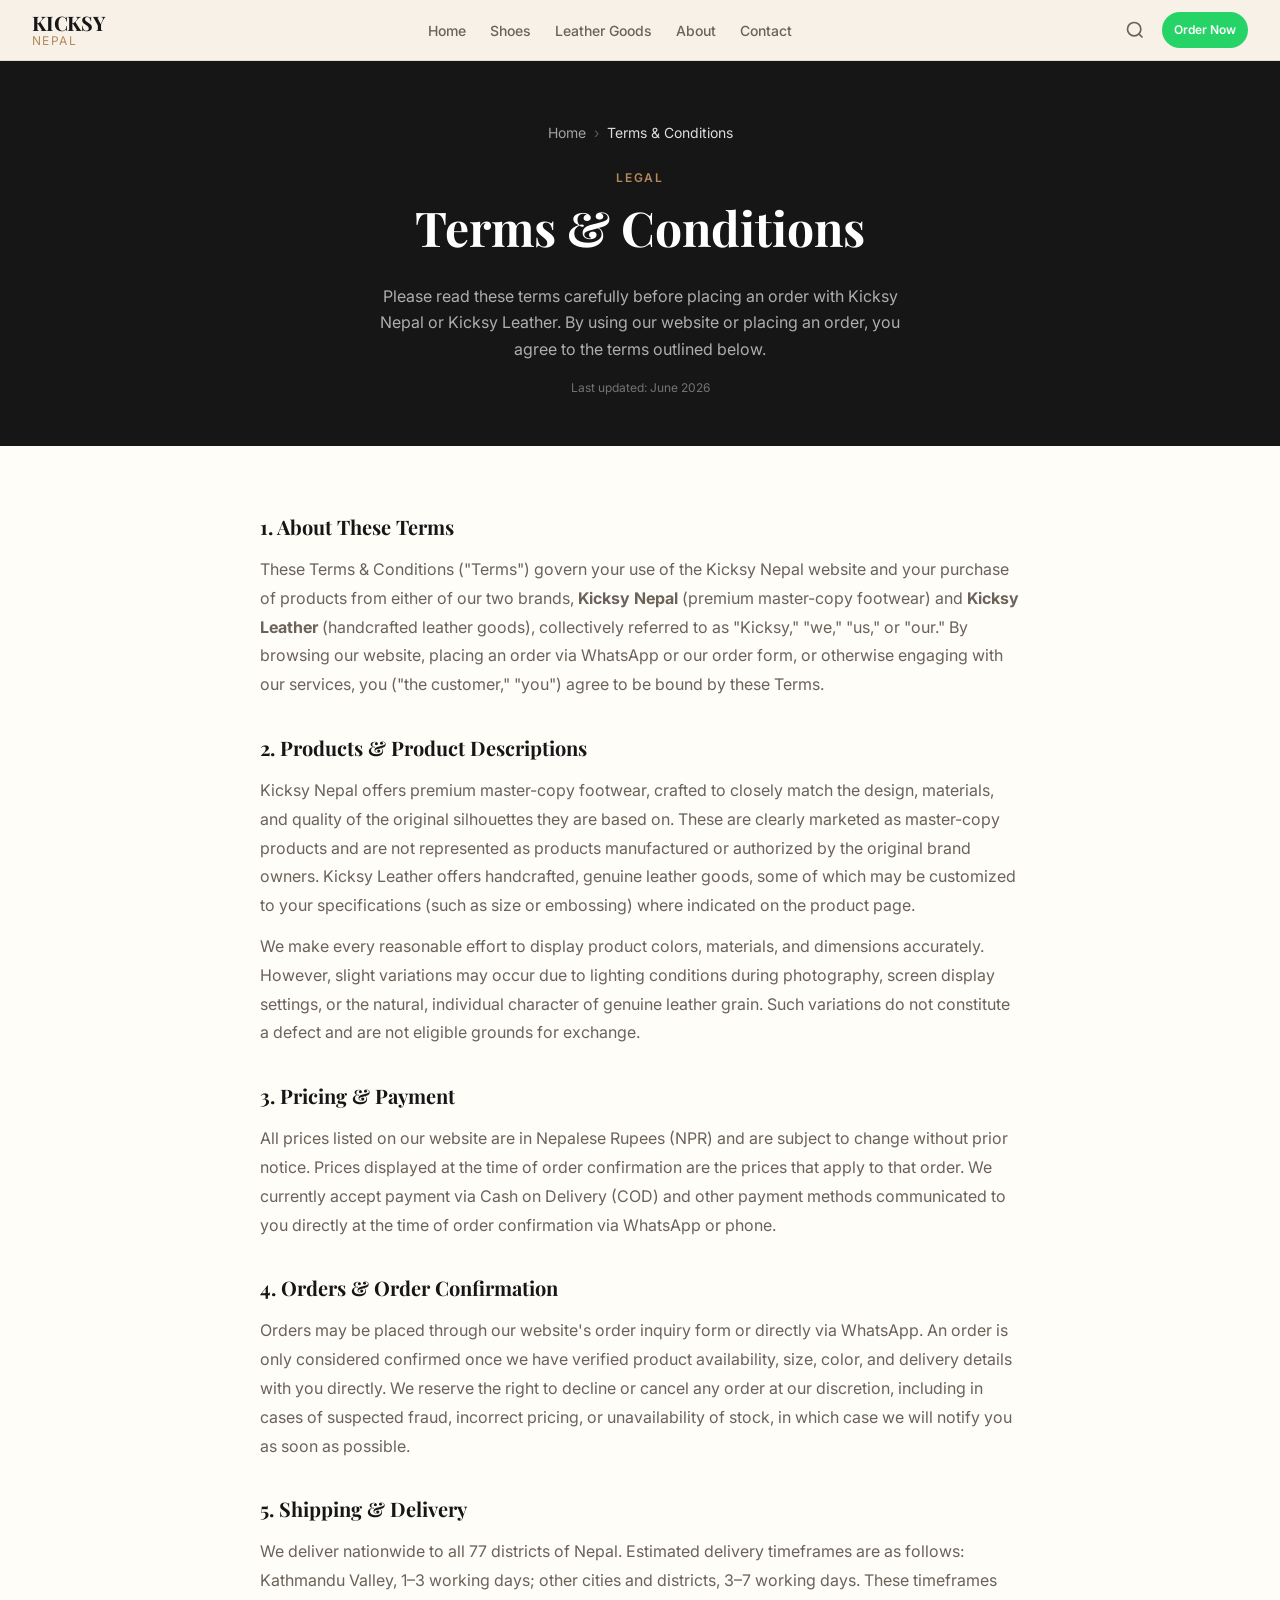
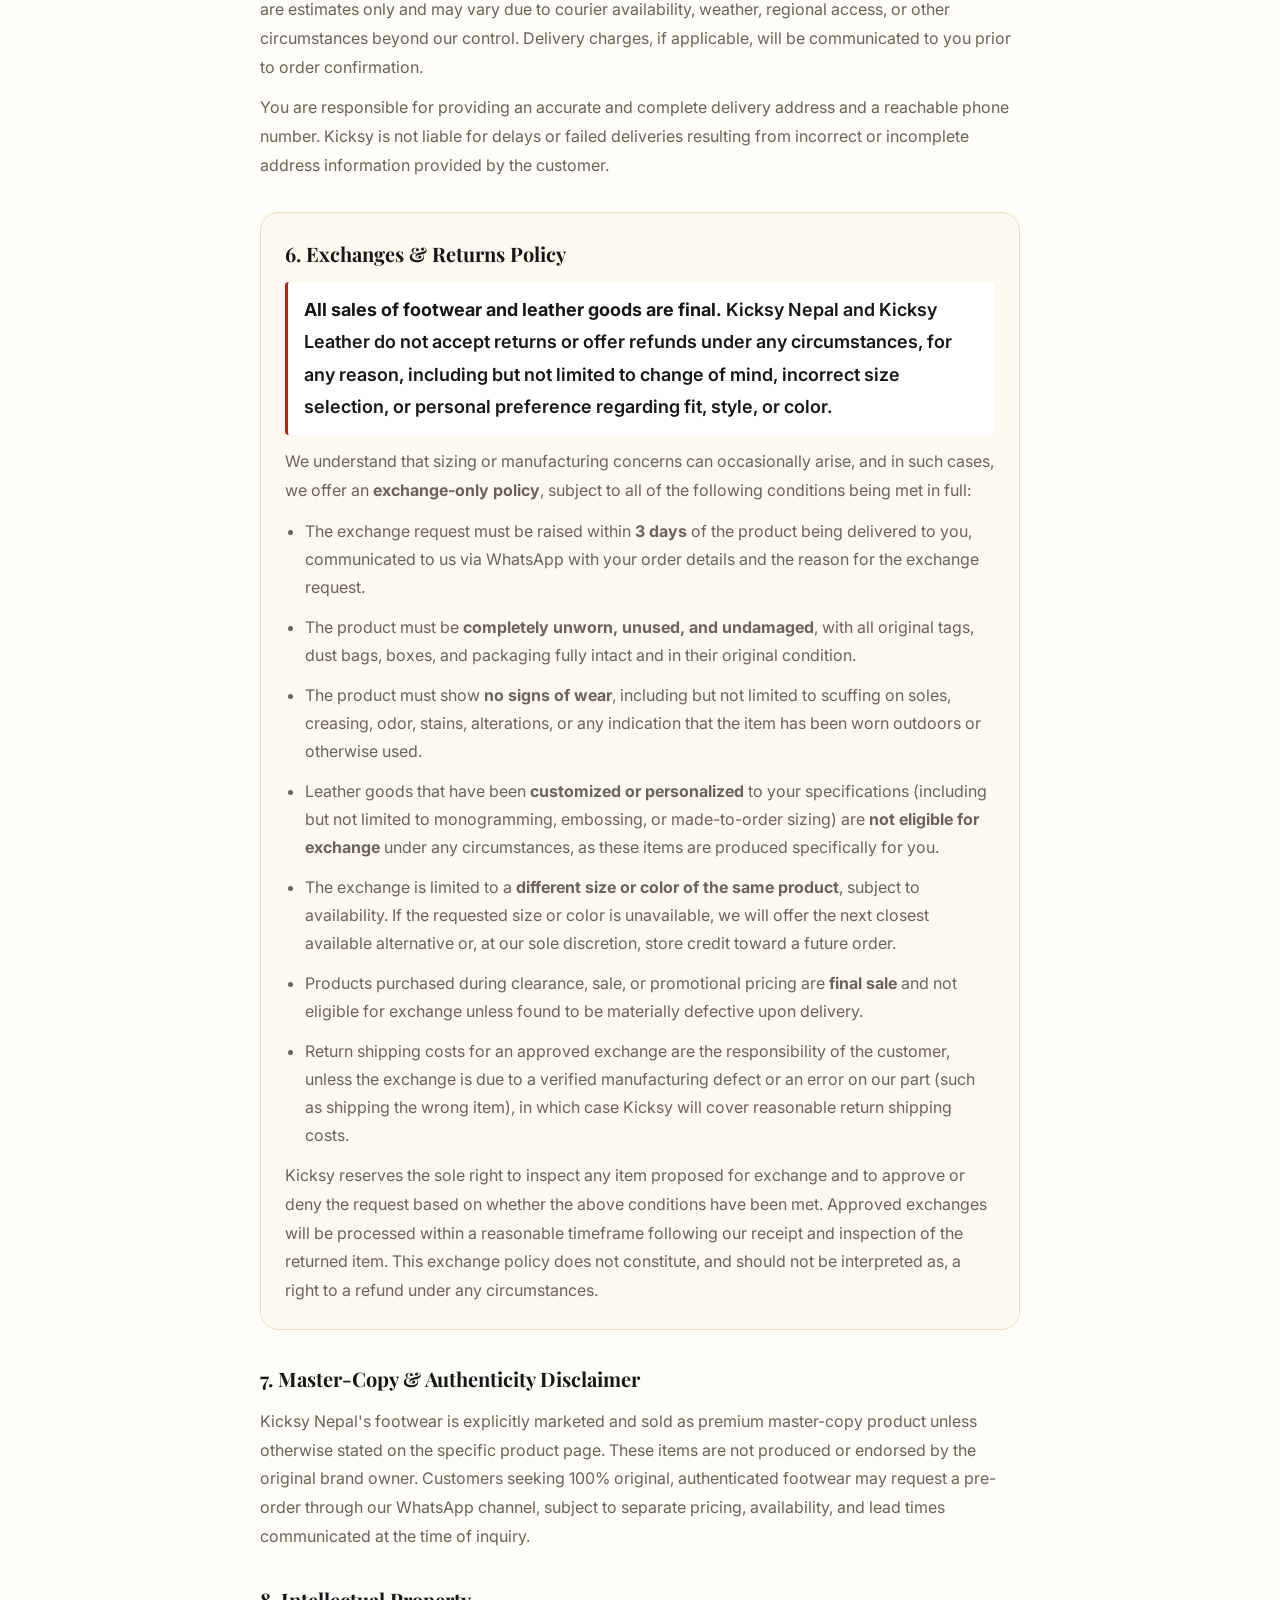
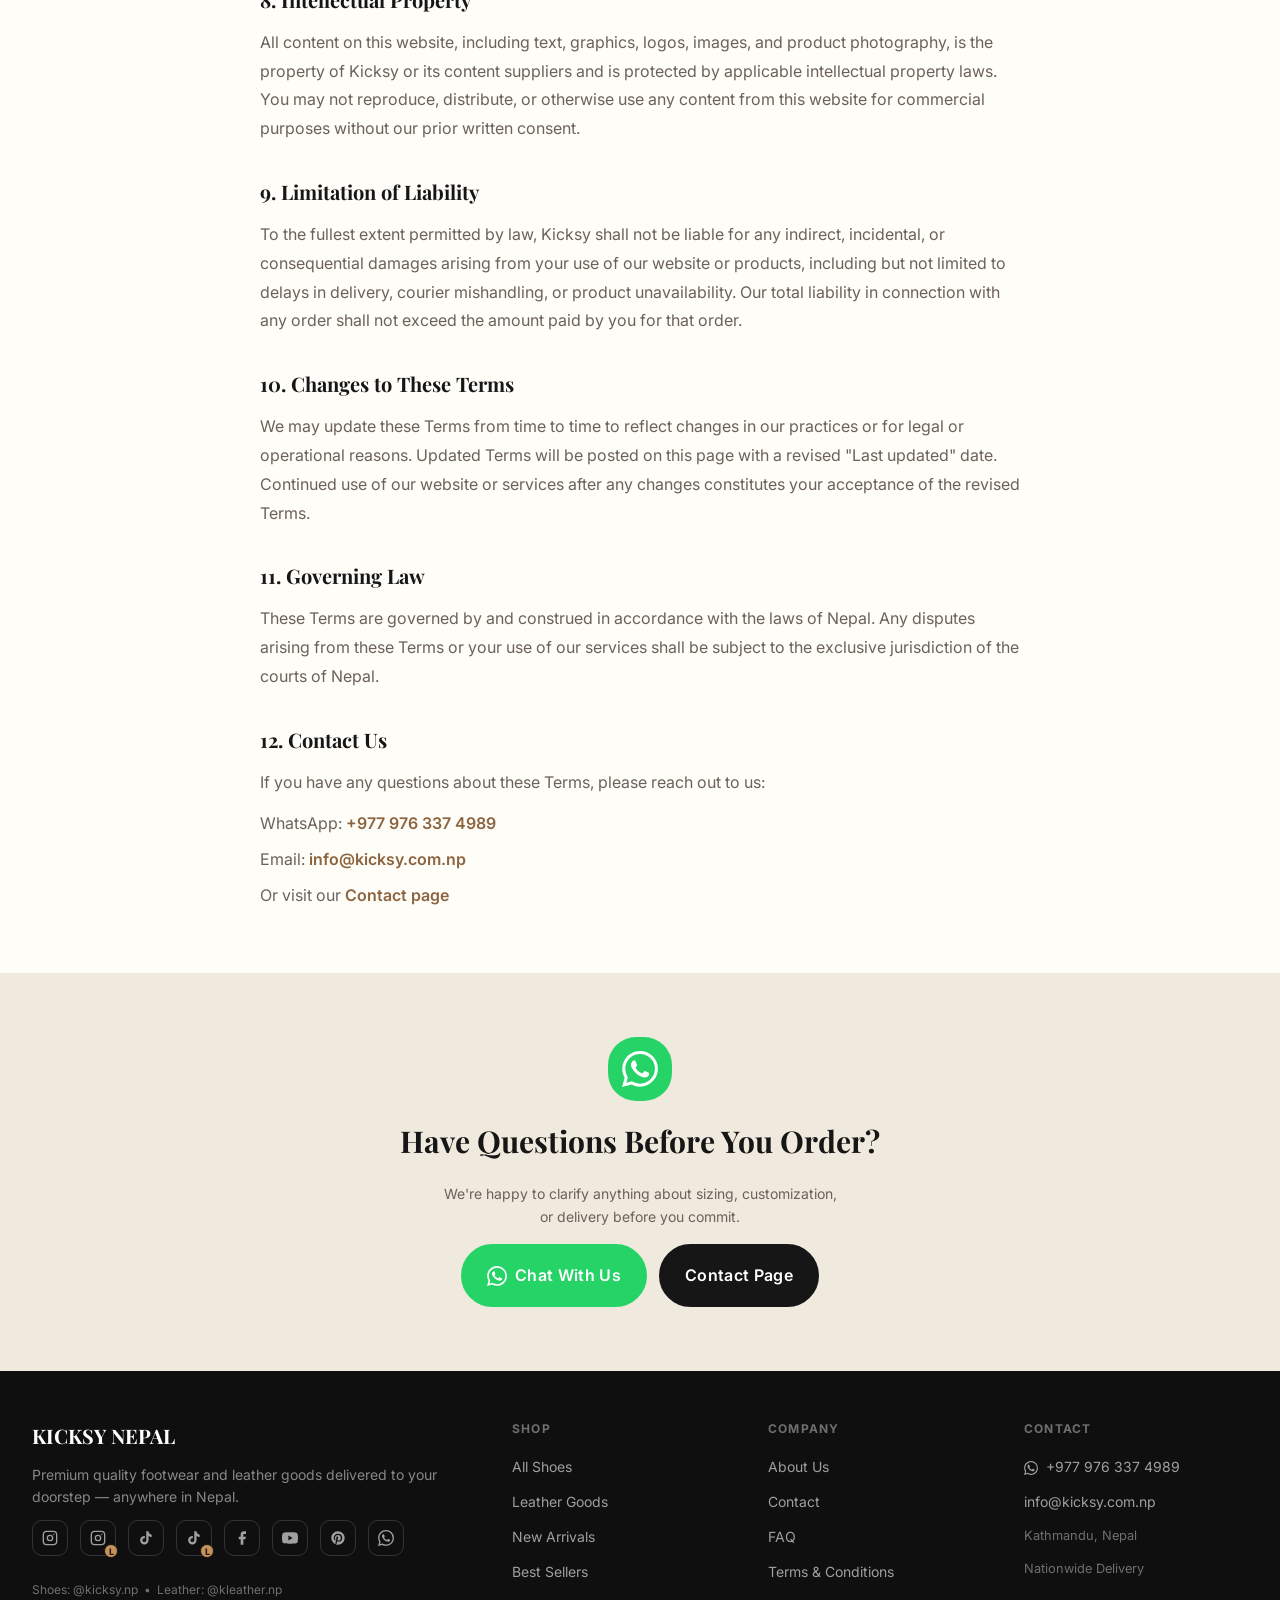
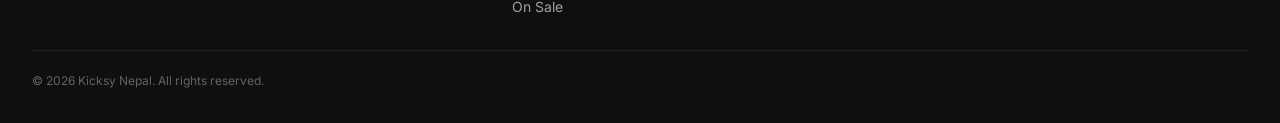
<file: terms.html>
<!doctype html>
<html lang="en">
  <head>
    <meta charset="UTF-8" />
    <meta name="viewport" content="width=device-width, initial-scale=1.0" />

    <title>Terms &amp; Conditions | Kicksy Nepal</title>
    <!-- Favicons -->
    <link rel="icon" type="image/svg+xml" href="./assets/favicon/favicon.svg" />
    <link
      rel="icon"
      type="image/png"
      sizes="32x32"
      href="./assets/favicon/favicon-96x96.png"
    />
    <link
      rel="icon"
      type="image/png"
      sizes="16x16"
      href="./assets/favicon/favicon-96x96.png"
    />
    <link
      rel="apple-touch-icon"
      sizes="180x180"
      href="./assets/favicon/apple-touch-icon.png"
    />
    <link rel="manifest" href="./assets/favicon/site.webmanifest" />
    <meta name="theme-color" content="#0F0F0F" />
    <meta
      name="description"
      content="Terms and Conditions for Kicksy Nepal and Kicksy Leather — premium footwear and handcrafted leather goods delivered across Nepal. Review our ordering, delivery, and exchange policies."
    />
    <link rel="canonical" href="https://kicksy.com.np/terms" />
    <meta property="og:title" content="Terms & Conditions | Kicksy Nepal" />
    <meta
      property="og:description"
      content="Review the terms and conditions for shopping with Kicksy Nepal and Kicksy Leather."
    />
    <meta property="og:url" content="https://kicksy.com.np/terms" />
    <meta
      property="og:image"
      content="https://kicksy.com.np/assets/images/og-image.png"
    />
    <meta property="og:type" content="website" />
    <meta property="og:site_name" content="Kicksy Nepal" />
    <meta property="og:locale" content="en_US" />
    <meta name="twitter:card" content="summary_large_image" />
    <meta name="twitter:title" content="Terms & Conditions | Kicksy Nepal" />
    <meta
      name="twitter:description"
      content="Review the terms and conditions for shopping with Kicksy Nepal and Kicksy Leather."
    />
    <meta
      name="twitter:image"
      content="https://kicksy.com.np/assets/images/og-image.png"
    />
    <meta name="robots" content="index, follow" />
    <link rel="preconnect" href="https://fonts.googleapis.com" />
    <link rel="preconnect" href="https://fonts.gstatic.com" crossorigin />
    <link
      href="https://fonts.googleapis.com/css2?family=Playfair+Display:ital,wght@0,700;1,700&family=Inter:wght@400;500;600;700&display=swap"
      rel="stylesheet"
    />
    <link rel="stylesheet" href="./assets/css/styles.css" />

    <!-- Breadcrumb Schema -->
    <script type="application/ld+json">
      {
        "@context": "https://schema.org",
        "@type": "BreadcrumbList",
        "itemListElement": [
          {
            "@type": "ListItem",
            "position": 1,
            "name": "Home",
            "item": "https://kicksy.com.np/"
          },
          {
            "@type": "ListItem",
            "position": 2,
            "name": "Terms & Conditions",
            "item": "https://kicksy.com.np/terms"
          }
        ]
      }
    </script>
    <!-- Google tag (gtag.js) -->
    <script
      async
      src="https://www.googletagmanager.com/gtag/js?id=G-ZEEGKV81TT"
    ></script>
    <script>
      window.dataLayer = window.dataLayer || [];
      function gtag() {
        dataLayer.push(arguments);
      }
      gtag("js", new Date());

      gtag("config", "G-ZEEGKV81TT");
    </script>
  </head>
  <body>
    <header class="site-header" role="banner">
      <div class="container">
        <div class="header-inner">
          <a href="/" class="site-logo" aria-label="Kicksy Nepal home"
            >KICKSY<span>NEPAL</span></a
          >
          <nav class="site-nav" aria-label="Main navigation">
            <ul>
              <li><a href="/">Home</a></li>
              <li><a href="/shop">Shoes</a></li>
              <li><a href="/leather">Leather Goods</a></li>
              <li><a href="/about">About</a></li>
              <li><a href="/contact">Contact</a></li>
            </ul>
          </nav>
          <div class="header-actions">
            <button
              class="header-icon-btn search-toggle"
              aria-label="Search products"
            >
              <svg
                viewBox="0 0 24 24"
                fill="none"
                stroke="currentColor"
                stroke-width="2"
              >
                <circle cx="11" cy="11" r="8" />
                <path d="m21 21-4.35-4.35" />
              </svg>
            </button>
            <a
              href="https://wa.me/9779763374989"
              class="header-wa-btn"
              target="_blank"
              rel="noopener"
              >Order Now</a
            >
            <button
              class="hamburger-btn"
              id="hamburger"
              aria-label="Open menu"
              aria-expanded="false"
              aria-controls="mobileNav"
            >
              <span></span><span></span><span></span>
            </button>
          </div>
        </div>
      </div>
    </header>

    <nav id="mobileNav" class="mobile-nav" aria-label="Mobile navigation">
      <div class="mobile-nav-overlay"></div>
      <div class="mobile-nav-drawer">
        <button
          class="mobile-nav-close"
          id="mobileNavClose"
          aria-label="Close menu"
        >
          <svg
            width="18"
            height="18"
            viewBox="0 0 24 24"
            fill="none"
            stroke="currentColor"
            stroke-width="2.5"
          >
            <path d="M18 6L6 18M6 6l12 12" />
          </svg>
        </button>
        <div class="mobile-nav-links">
          <a href="/"
            >Home
            <svg
              width="16"
              height="16"
              viewBox="0 0 24 24"
              fill="none"
              stroke="currentColor"
              stroke-width="2"
            >
              <path d="M9 18l6-6-6-6" /></svg
          ></a>
          <a href="/shop"
            >Shoes
            <svg
              width="16"
              height="16"
              viewBox="0 0 24 24"
              fill="none"
              stroke="currentColor"
              stroke-width="2"
            >
              <path d="M9 18l6-6-6-6" /></svg
          ></a>
          <a href="/leather"
            >Leather Goods
            <svg
              width="16"
              height="16"
              viewBox="0 0 24 24"
              fill="none"
              stroke="currentColor"
              stroke-width="2"
            >
              <path d="M9 18l6-6-6-6" /></svg
          ></a>
          <a href="/about"
            >About
            <svg
              width="16"
              height="16"
              viewBox="0 0 24 24"
              fill="none"
              stroke="currentColor"
              stroke-width="2"
            >
              <path d="M9 18l6-6-6-6" /></svg
          ></a>
          <a href="/contact"
            >Contact
            <svg
              width="16"
              height="16"
              viewBox="0 0 24 24"
              fill="none"
              stroke="currentColor"
              stroke-width="2"
            >
              <path d="M9 18l6-6-6-6" /></svg
          ></a>
        </div>
        <div class="mobile-nav-footer">
          <a
            href="https://wa.me/9779763374989"
            class="btn btn-whatsapp btn-block"
            target="_blank"
            rel="noopener"
            >Order on WhatsApp</a
          >
        </div>
      </div>
    </nav>

    <div id="searchOverlay" class="search-overlay" role="search">
      <div class="search-box">
        <svg
          width="20"
          height="20"
          viewBox="0 0 24 24"
          fill="none"
          stroke="currentColor"
          stroke-width="2"
          style="color: var(--secondary); flex-shrink: 0"
        >
          <circle cx="11" cy="11" r="8" />
          <path d="m21 21-4.35-4.35" />
        </svg>
        <input
          id="searchInput"
          class="search-input"
          type="search"
          placeholder="Search shoes, brands…"
          aria-label="Search products"
        />
        <button id="searchClose" class="search-close" aria-label="Close search">
          <svg
            width="20"
            height="20"
            viewBox="0 0 24 24"
            fill="none"
            stroke="currentColor"
            stroke-width="2"
          >
            <path d="M18 6L6 18M6 6l12 12" />
          </svg>
        </button>
      </div>
    </div>

    <main>
      <!-- Hero -->
      <section class="about-hero" aria-label="Terms and Conditions">
        <div class="container">
          <nav class="breadcrumb" aria-label="Breadcrumb">
            <a href="/">Home</a>
            <span class="breadcrumb-sep" aria-hidden="true">›</span>
            <span aria-current="page">Terms &amp; Conditions</span>
          </nav>
          <p class="section-eyebrow" style="color: var(--accent)">Legal</p>
          <h1 class="about-hero-title">Terms &amp; Conditions</h1>
          <p class="about-hero-sub">
            Please read these terms carefully before placing an order with
            Kicksy Nepal or Kicksy Leather. By using our website or placing an
            order, you agree to the terms outlined below.
          </p>
          <p class="legal-updated">Last updated: June 2026</p>
        </div>
      </section>

      <!-- Terms content -->
      <section
        class="section legal-section reveal"
        aria-label="Terms and conditions content"
      >
        <div class="container">
          <div class="legal-content">
            <article class="legal-block">
              <h2 class="legal-heading">1. About These Terms</h2>
              <p>
                These Terms &amp; Conditions ("Terms") govern your use of the
                Kicksy Nepal website and your purchase of products from either
                of our two brands, <strong>Kicksy Nepal</strong> (premium
                master-copy footwear) and
                <strong>Kicksy Leather</strong> (handcrafted leather goods),
                collectively referred to as "Kicksy," "we," "us," or "our." By
                browsing our website, placing an order via WhatsApp or our order
                form, or otherwise engaging with our services, you ("the
                customer," "you") agree to be bound by these Terms.
              </p>
            </article>

            <article class="legal-block">
              <h2 class="legal-heading">
                2. Products &amp; Product Descriptions
              </h2>
              <p>
                Kicksy Nepal offers premium master-copy footwear, crafted to
                closely match the design, materials, and quality of the original
                silhouettes they are based on. These are clearly marketed as
                master-copy products and are not represented as products
                manufactured or authorized by the original brand owners. Kicksy
                Leather offers handcrafted, genuine leather goods, some of which
                may be customized to your specifications (such as size or
                embossing) where indicated on the product page.
              </p>
              <p>
                We make every reasonable effort to display product colors,
                materials, and dimensions accurately. However, slight variations
                may occur due to lighting conditions during photography, screen
                display settings, or the natural, individual character of
                genuine leather grain. Such variations do not constitute a
                defect and are not eligible grounds for exchange.
              </p>
            </article>

            <article class="legal-block">
              <h2 class="legal-heading">3. Pricing &amp; Payment</h2>
              <p>
                All prices listed on our website are in Nepalese Rupees (NPR)
                and are subject to change without prior notice. Prices displayed
                at the time of order confirmation are the prices that apply to
                that order. We currently accept payment via Cash on Delivery
                (COD) and other payment methods communicated to you directly at
                the time of order confirmation via WhatsApp or phone.
              </p>
            </article>

            <article class="legal-block">
              <h2 class="legal-heading">4. Orders &amp; Order Confirmation</h2>
              <p>
                Orders may be placed through our website's order inquiry form or
                directly via WhatsApp. An order is only considered confirmed
                once we have verified product availability, size, color, and
                delivery details with you directly. We reserve the right to
                decline or cancel any order at our discretion, including in
                cases of suspected fraud, incorrect pricing, or unavailability
                of stock, in which case we will notify you as soon as possible.
              </p>
            </article>

            <article class="legal-block">
              <h2 class="legal-heading">5. Shipping &amp; Delivery</h2>
              <p>
                We deliver nationwide to all 77 districts of Nepal. Estimated
                delivery timeframes are as follows: Kathmandu Valley, 1–3
                working days; other cities and districts, 3–7 working days.
                These timeframes are estimates only and may vary due to courier
                availability, weather, regional access, or other circumstances
                beyond our control. Delivery charges, if applicable, will be
                communicated to you prior to order confirmation.
              </p>
              <p>
                You are responsible for providing an accurate and complete
                delivery address and a reachable phone number. Kicksy is not
                liable for delays or failed deliveries resulting from incorrect
                or incomplete address information provided by the customer.
              </p>
            </article>

            <article class="legal-block legal-block-highlight">
              <h2 class="legal-heading">6. Exchanges &amp; Returns Policy</h2>
              <p class="legal-strict-notice">
                <strong
                  >All sales of footwear and leather goods are final.</strong
                >
                Kicksy Nepal and Kicksy Leather do not accept returns or offer
                refunds under any circumstances, for any reason, including but
                not limited to change of mind, incorrect size selection, or
                personal preference regarding fit, style, or color.
              </p>
              <p>
                We understand that sizing or manufacturing concerns can
                occasionally arise, and in such cases, we offer an
                <strong>exchange-only policy</strong>, subject to all of the
                following conditions being met in full:
              </p>
              <ul class="legal-list">
                <li>
                  The exchange request must be raised within
                  <strong>3 days</strong> of the product being delivered to you,
                  communicated to us via WhatsApp with your order details and
                  the reason for the exchange request.
                </li>
                <li>
                  The product must be
                  <strong>completely unworn, unused, and undamaged</strong>,
                  with all original tags, dust bags, boxes, and packaging fully
                  intact and in their original condition.
                </li>
                <li>
                  The product must show <strong>no signs of wear</strong>,
                  including but not limited to scuffing on soles, creasing,
                  odor, stains, alterations, or any indication that the item has
                  been worn outdoors or otherwise used.
                </li>
                <li>
                  Leather goods that have been
                  <strong>customized or personalized</strong> to your
                  specifications (including but not limited to monogramming,
                  embossing, or made-to-order sizing) are
                  <strong>not eligible for exchange</strong> under any
                  circumstances, as these items are produced specifically for
                  you.
                </li>
                <li>
                  The exchange is limited to a
                  <strong>different size or color of the same product</strong>,
                  subject to availability. If the requested size or color is
                  unavailable, we will offer the next closest available
                  alternative or, at our sole discretion, store credit toward a
                  future order.
                </li>
                <li>
                  Products purchased during clearance, sale, or promotional
                  pricing are <strong>final sale</strong> and not eligible for
                  exchange unless found to be materially defective upon
                  delivery.
                </li>
                <li>
                  Return shipping costs for an approved exchange are the
                  responsibility of the customer, unless the exchange is due to
                  a verified manufacturing defect or an error on our part (such
                  as shipping the wrong item), in which case Kicksy will cover
                  reasonable return shipping costs.
                </li>
              </ul>
              <p>
                Kicksy reserves the sole right to inspect any item proposed for
                exchange and to approve or deny the request based on whether the
                above conditions have been met. Approved exchanges will be
                processed within a reasonable timeframe following our receipt
                and inspection of the returned item. This exchange policy does
                not constitute, and should not be interpreted as, a right to a
                refund under any circumstances.
              </p>
            </article>

            <article class="legal-block">
              <h2 class="legal-heading">
                7. Master-Copy &amp; Authenticity Disclaimer
              </h2>
              <p>
                Kicksy Nepal's footwear is explicitly marketed and sold as
                premium master-copy product unless otherwise stated on the
                specific product page. These items are not produced or endorsed
                by the original brand owner. Customers seeking 100% original,
                authenticated footwear may request a pre-order through our
                WhatsApp channel, subject to separate pricing, availability, and
                lead times communicated at the time of inquiry.
              </p>
            </article>

            <article class="legal-block">
              <h2 class="legal-heading">8. Intellectual Property</h2>
              <p>
                All content on this website, including text, graphics, logos,
                images, and product photography, is the property of Kicksy or
                its content suppliers and is protected by applicable
                intellectual property laws. You may not reproduce, distribute,
                or otherwise use any content from this website for commercial
                purposes without our prior written consent.
              </p>
            </article>

            <article class="legal-block">
              <h2 class="legal-heading">9. Limitation of Liability</h2>
              <p>
                To the fullest extent permitted by law, Kicksy shall not be
                liable for any indirect, incidental, or consequential damages
                arising from your use of our website or products, including but
                not limited to delays in delivery, courier mishandling, or
                product unavailability. Our total liability in connection with
                any order shall not exceed the amount paid by you for that
                order.
              </p>
            </article>

            <article class="legal-block">
              <h2 class="legal-heading">10. Changes to These Terms</h2>
              <p>
                We may update these Terms from time to time to reflect changes
                in our practices or for legal or operational reasons. Updated
                Terms will be posted on this page with a revised "Last updated"
                date. Continued use of our website or services after any changes
                constitutes your acceptance of the revised Terms.
              </p>
            </article>

            <article class="legal-block">
              <h2 class="legal-heading">11. Governing Law</h2>
              <p>
                These Terms are governed by and construed in accordance with the
                laws of Nepal. Any disputes arising from these Terms or your use
                of our services shall be subject to the exclusive jurisdiction
                of the courts of Nepal.
              </p>
            </article>

            <article class="legal-block">
              <h2 class="legal-heading">12. Contact Us</h2>
              <p>
                If you have any questions about these Terms, please reach out to
                us:
              </p>
              <ul class="legal-list legal-list-plain">
                <li>
                  WhatsApp:
                  <a
                    href="https://wa.me/9779763374989"
                    target="_blank"
                    rel="noopener"
                    >+977 976 337 4989</a
                  >
                </li>
                <li>
                  Email:
                  <a href="mailto:info@kicksy.com.np">info@kicksy.com.np</a>
                </li>
                <li>Or visit our <a href="/contact">Contact page</a></li>
              </ul>
            </article>
          </div>
        </div>
      </section>

      <!-- CTA -->
      <section class="section wa-section reveal" aria-label="Shop now">
        <div class="container">
          <div class="wa-inner">
            <div class="wa-icon" aria-hidden="true">
              <svg
                xmlns="http://www.w3.org/2000/svg"
                width="36"
                height="36"
                viewBox="0 0 24 24"
                fill="white"
              >
                <path
                  d="M17.472 14.382c-.297-.149-1.758-.867-2.03-.967-.273-.099-.471-.148-.67.15-.197.297-.767.966-.94 1.164-.173.199-.347.223-.644.075-.297-.15-1.255-.463-2.39-1.475-.883-.788-1.48-1.761-1.653-2.059-.173-.297-.018-.458.13-.606.134-.133.298-.347.446-.52.149-.174.198-.298.298-.497.099-.198.05-.371-.025-.52-.075-.149-.669-1.612-.916-2.207-.242-.579-.487-.5-.669-.51-.173-.008-.371-.01-.57-.01-.198 0-.52.074-.792.372-.272.297-1.04 1.016-1.04 2.479 0 1.462 1.065 2.875 1.213 3.074.149.198 2.096 3.2 5.077 4.487.709.306 1.262.489 1.694.625.712.227 1.36.195 1.871.118.571-.085 1.758-.719 2.006-1.413.248-.694.248-1.289.173-1.413-.074-.124-.272-.198-.57-.347m-5.421 7.403h-.004a9.87 9.87 0 01-5.031-1.378l-.361-.214-3.741.982.998-3.648-.235-.374a9.86 9.86 0 01-1.51-5.26c.001-5.45 4.436-9.884 9.888-9.884 2.64 0 5.122 1.03 6.988 2.898a9.825 9.825 0 012.893 6.994c-.003 5.45-4.437 9.884-9.885 9.884m8.413-18.297A11.815 11.815 0 0012.05 0C5.495 0 .16 5.335.157 11.892c0 2.096.547 4.142 1.588 5.945L.057 24l6.305-1.654a11.882 11.882 0 005.683 1.448h.005c6.554 0 11.89-5.335 11.893-11.893a11.821 11.821 0 00-3.48-8.413z"
                />
              </svg>
            </div>
            <h2 class="wa-title">Have Questions Before You Order?</h2>
            <p class="wa-desc">
              We're happy to clarify anything about sizing, customization, or
              delivery before you commit.
            </p>
            <div class="wa-actions">
              <a
                href="https://wa.me/9779763374989"
                class="btn btn-whatsapp btn-lg"
                target="_blank"
                rel="noopener"
              >
                <svg
                  xmlns="http://www.w3.org/2000/svg"
                  width="20"
                  height="20"
                  viewBox="0 0 24 24"
                  fill="currentColor"
                >
                  <path
                    d="M17.472 14.382c-.297-.149-1.758-.867-2.03-.967-.273-.099-.471-.148-.67.15-.197.297-.767.966-.94 1.164-.173.199-.347.223-.644.075-.297-.15-1.255-.463-2.39-1.475-.883-.788-1.48-1.761-1.653-2.059-.173-.297-.018-.458.13-.606.134-.133.298-.347.446-.52.149-.174.198-.298.298-.497.099-.198.05-.371-.025-.52-.075-.149-.669-1.612-.916-2.207-.242-.579-.487-.5-.669-.51-.173-.008-.371-.01-.57-.01-.198 0-.52.074-.792.372-.272.297-1.04 1.016-1.04 2.479 0 1.462 1.065 2.875 1.213 3.074.149.198 2.096 3.2 5.077 4.487.709.306 1.262.489 1.694.625.712.227 1.36.195 1.871.118.571-.085 1.758-.719 2.006-1.413.248-.694.248-1.289.173-1.413-.074-.124-.272-.198-.57-.347m-5.421 7.403h-.004a9.87 9.87 0 01-5.031-1.378l-.361-.214-3.741.982.998-3.648-.235-.374a9.86 9.86 0 01-1.51-5.26c.001-5.45 4.436-9.884 9.888-9.884 2.64 0 5.122 1.03 6.988 2.898a9.825 9.825 0 012.893 6.994c-.003 5.45-4.437 9.884-9.885 9.884m8.413-18.297A11.815 11.815 0 0012.05 0C5.495 0 .16 5.335.157 11.892c0 2.096.547 4.142 1.588 5.945L.057 24l6.305-1.654a11.882 11.882 0 005.683 1.448h.005c6.554 0 11.89-5.335 11.893-11.893a11.821 11.821 0 00-3.48-8.413z"
                  />
                </svg>
                Chat With Us
              </a>
              <a href="/contact" class="btn btn-primary btn-lg">Contact Page</a>
            </div>
          </div>
        </div>
      </section>
    </main>

    <footer class="site-footer" role="contentinfo">
      <div class="container">
        <div class="footer-grid">
          <div class="footer-brand">
            <a href="/" class="footer-logo" aria-label="Kicksy Nepal"
              >KICKSY NEPAL</a
            >
            <p class="footer-tagline">
              Premium quality footwear and leather goods delivered to your
              doorstep — anywhere in Nepal.
            </p>
            <div class="social-links" aria-label="Social media">
              <a
                href="https://www.instagram.com/kicksy.np/"
                class="social-link"
                target="_blank"
                rel="noopener"
                aria-label="Kicksy Nepal Instagram (Shoes)"
              >
                <svg
                  width="16"
                  height="16"
                  viewBox="0 0 24 24"
                  fill="none"
                  stroke="currentColor"
                  stroke-width="2"
                >
                  <rect x="2" y="2" width="20" height="20" rx="5" />
                  <circle cx="12" cy="12" r="4" />
                  <circle
                    cx="17.5"
                    cy="6.5"
                    r="1"
                    fill="currentColor"
                    stroke="none"
                  />
                </svg>
              </a>
              <a
                href="https://www.instagram.com/kleather.np/"
                class="social-link"
                target="_blank"
                rel="noopener"
                aria-label="Kicksy Leather Instagram"
              >
                <svg
                  width="16"
                  height="16"
                  viewBox="0 0 24 24"
                  fill="none"
                  stroke="currentColor"
                  stroke-width="2"
                >
                  <rect x="2" y="2" width="20" height="20" rx="5" />
                  <circle cx="12" cy="12" r="4" />
                  <circle
                    cx="17.5"
                    cy="6.5"
                    r="1"
                    fill="currentColor"
                    stroke="none"
                  />
                </svg>
                <span class="social-link-badge" aria-hidden="true">L</span>
              </a>
              <a
                href="https://www.tiktok.com/@kicksy.np?lang=en"
                class="social-link"
                target="_blank"
                rel="noopener"
                aria-label="Kicksy Nepal TikTok (Shoes)"
              >
                <svg
                  width="16"
                  height="16"
                  viewBox="0 0 24 24"
                  fill="currentColor"
                >
                  <path
                    d="M19.59 6.69a4.83 4.83 0 01-3.77-4.25V2h-3.45v13.67a2.89 2.89 0 01-2.88 2.5 2.89 2.89 0 01-2.89-2.89 2.89 2.89 0 012.89-2.89c.28 0 .54.04.79.1V9.01a6.33 6.33 0 00-.79-.05 6.34 6.34 0 00-6.34 6.34 6.34 6.34 0 006.34 6.34 6.34 6.34 0 006.33-6.34V8.98a8.2 8.2 0 004.79 1.52V7.07a4.85 4.85 0 01-1.02-.38z"
                  />
                </svg>
              </a>
              <a
                href="https://www.tiktok.com/@kleather.np?lang=en"
                class="social-link"
                target="_blank"
                rel="noopener"
                aria-label="Kicksy Leather TikTok"
              >
                <svg
                  width="16"
                  height="16"
                  viewBox="0 0 24 24"
                  fill="currentColor"
                >
                  <path
                    d="M19.59 6.69a4.83 4.83 0 01-3.77-4.25V2h-3.45v13.67a2.89 2.89 0 01-2.88 2.5 2.89 2.89 0 01-2.89-2.89 2.89 2.89 0 012.89-2.89c.28 0 .54.04.79.1V9.01a6.33 6.33 0 00-.79-.05 6.34 6.34 0 00-6.34 6.34 6.34 6.34 0 006.34 6.34 6.34 6.34 0 006.33-6.34V8.98a8.2 8.2 0 004.79 1.52V7.07a4.85 4.85 0 01-1.02-.38z"
                  />
                </svg>
                <span class="social-link-badge" aria-hidden="true">L</span>
              </a>
              <a
                href="https://www.facebook.com/kicksy.np/"
                class="social-link"
                target="_blank"
                rel="noopener"
                aria-label="Facebook"
              >
                <svg
                  width="16"
                  height="16"
                  viewBox="0 0 24 24"
                  fill="currentColor"
                >
                  <path
                    d="M18 2h-3a5 5 0 00-5 5v3H7v4h3v8h4v-8h3l1-4h-4V7a1 1 0 011-1h3z"
                  />
                </svg>
              </a>
              <a
                href="https://www.youtube.com/@kicksynp"
                class="social-link"
                target="_blank"
                rel="noopener"
                aria-label="YouTube"
              >
                <svg
                  width="16"
                  height="16"
                  viewBox="0 0 24 24"
                  fill="currentColor"
                >
                  <path
                    d="M23.5 6.2a3 3 0 00-2.1-2.1C19.5 3.5 12 3.5 12 3.5s-7.5 0-9.4.6A3 3 0 00.5 6.2 31 31 0 000 12a31 31 0 00.5 5.8 3 3 0 002.1 2.1c1.9.6 9.4.6 9.4.6s7.5 0 9.4-.6a3 3 0 002.1-2.1A31 31 0 0024 12a31 31 0 00-.5-5.8zM9.6 15.6V8.4l6.3 3.6-6.3 3.6z"
                  />
                </svg>
              </a>
              <a
                href="https://www.pinterest.com/kicksynp"
                class="social-link"
                target="_blank"
                rel="noopener"
                aria-label="Pinterest"
                data-site-setting="pinterestUrl"
              >
                <svg
                  width="16"
                  height="16"
                  viewBox="0 0 24 24"
                  fill="currentColor"
                >
                  <path
                    d="M12 2C6.477 2 2 6.477 2 12c0 4.236 2.636 7.855 6.356 9.312-.088-.791-.167-2.005.035-2.868.181-.78 1.172-4.97 1.172-4.97s-.299-.598-.299-1.482c0-1.388.806-2.428 1.808-2.428.852 0 1.265.64 1.265 1.408 0 .858-.546 2.141-.828 3.33-.236.995.499 1.806 1.476 1.806 1.771 0 3.133-1.867 3.133-4.562 0-2.387-1.715-4.057-4.163-4.057-2.836 0-4.5 2.127-4.5 4.326 0 .856.33 1.775.741 2.276a.3.3 0 01.069.286c-.076.313-.244.995-.277 1.134-.044.183-.146.222-.337.134-1.249-.581-2.03-2.407-2.03-3.874 0-3.154 2.292-6.052 6.608-6.052 3.469 0 6.165 2.473 6.165 5.776 0 3.447-2.173 6.22-5.19 6.22-1.013 0-1.967-.527-2.292-1.148l-.623 2.378c-.226.869-.835 1.958-1.244 2.621.937.29 1.931.446 2.962.446 5.523 0 10-4.477 10-10S17.523 2 12 2z"
                  />
                </svg>
              </a>
              <a
                href="https://wa.me/9779763374989"
                class="social-link"
                target="_blank"
                rel="noopener"
                aria-label="WhatsApp"
              >
                <svg
                  width="16"
                  height="16"
                  viewBox="0 0 24 24"
                  fill="currentColor"
                >
                  <path
                    d="M17.472 14.382c-.297-.149-1.758-.867-2.03-.967-.273-.099-.471-.148-.67.15-.197.297-.767.966-.94 1.164-.173.199-.347.223-.644.075-.297-.15-1.255-.463-2.39-1.475-.883-.788-1.48-1.761-1.653-2.059-.173-.297-.018-.458.13-.606.134-.133.298-.347.446-.52.149-.174.198-.298.298-.497.099-.198.05-.371-.025-.52-.075-.149-.669-1.612-.916-2.207-.242-.579-.487-.5-.669-.51-.173-.008-.371-.01-.57-.01-.198 0-.52.074-.792.372-.272.297-1.04 1.016-1.04 2.479 0 1.462 1.065 2.875 1.213 3.074.149.198 2.096 3.2 5.077 4.487.709.306 1.262.489 1.694.625.712.227 1.36.195 1.871.118.571-.085 1.758-.719 2.006-1.413.248-.694.248-1.289.173-1.413-.074-.124-.272-.198-.57-.347m-5.421 7.403h-.004a9.87 9.87 0 01-5.031-1.378l-.361-.214-3.741.982.998-3.648-.235-.374a9.86 9.86 0 01-1.51-5.26c.001-5.45 4.436-9.884 9.888-9.884 2.64 0 5.122 1.03 6.988 2.898a9.825 9.825 0 012.893 6.994c-.003 5.45-4.437 9.884-9.885 9.884m8.413-18.297A11.815 11.815 0 0012.05 0C5.495 0 .16 5.335.157 11.892c0 2.096.547 4.142 1.588 5.945L.057 24l6.305-1.654a11.882 11.882 0 005.683 1.448h.005c6.554 0 11.89-5.335 11.893-11.893a11.821 11.821 0 00-3.48-8.413z"
                  />
                </svg>
              </a>
            </div>
            <p class="footer-social-note">
              Shoes: @kicksy.np &nbsp;•&nbsp; Leather: @kleather.np
            </p>
          </div>
          <div>
            <p class="footer-heading">Shop</p>
            <nav class="footer-links" aria-label="Shop links">
              <a href="/shop">All Shoes</a>
              <a href="/leather">Leather Goods</a>
              <a href="/shop?sort=newest">New Arrivals</a>
              <a href="/shop?sort=bestseller">Best Sellers</a>
              <a href="/shop?sort=discount">On Sale</a>
            </nav>
          </div>
          <div>
            <p class="footer-heading">Company</p>
            <nav class="footer-links" aria-label="Company links">
              <a href="/about">About Us</a>
              <a href="/contact">Contact</a>
              <a href="/contact#faq">FAQ</a>
              <a href="/terms">Terms &amp; Conditions</a>
            </nav>
          </div>
          <div>
            <p class="footer-heading">Contact</p>
            <div class="footer-links">
              <a
                href="https://wa.me/9779763374989"
                target="_blank"
                rel="noopener"
              >
                <svg
                  xmlns="http://www.w3.org/2000/svg"
                  width="14"
                  height="14"
                  viewBox="0 0 24 24"
                  fill="currentColor"
                  style="
                    display: inline;
                    vertical-align: middle;
                    margin-right: 4px;
                  "
                >
                  <path
                    d="M17.472 14.382c-.297-.149-1.758-.867-2.03-.967-.273-.099-.471-.148-.67.15-.197.297-.767.966-.94 1.164-.173.199-.347.223-.644.075-.297-.15-1.255-.463-2.39-1.475-.883-.788-1.48-1.761-1.653-2.059-.173-.297-.018-.458.13-.606.134-.133.298-.347.446-.52.149-.174.198-.298.298-.497.099-.198.05-.371-.025-.52-.075-.149-.669-1.612-.916-2.207-.242-.579-.487-.5-.669-.51-.173-.008-.371-.01-.57-.01-.198 0-.52.074-.792.372-.272.297-1.04 1.016-1.04 2.479 0 1.462 1.065 2.875 1.213 3.074.149.198 2.096 3.2 5.077 4.487.709.306 1.262.489 1.694.625.712.227 1.36.195 1.871.118.571-.085 1.758-.719 2.006-1.413.248-.694.248-1.289.173-1.413-.074-.124-.272-.198-.57-.347m-5.421 7.403h-.004a9.87 9.87 0 01-5.031-1.378l-.361-.214-3.741.982.998-3.648-.235-.374a9.86 9.86 0 01-1.51-5.26c.001-5.45 4.436-9.884 9.888-9.884 2.64 0 5.122 1.03 6.988 2.898a9.825 9.825 0 012.893 6.994c-.003 5.45-4.437 9.884-9.885 9.884m8.413-18.297A11.815 11.815 0 0012.05 0C5.495 0 .16 5.335.157 11.892c0 2.096.547 4.142 1.588 5.945L.057 24l6.305-1.654a11.882 11.882 0 005.683 1.448h.005c6.554 0 11.89-5.335 11.893-11.893a11.821 11.821 0 00-3.48-8.413z"
                  />
                </svg>
                <span data-site-setting="whatsappDisplay"
                  >+977 976 337 4989</span
                >
              </a>
              <a href="mailto:info@kicksy.com.np" data-site-setting="email"
                >info@kicksy.com.np</a
              >
              <span
                style="color: rgba(255, 255, 255, 0.4); font-size: 0.8rem"
                data-site-setting="address"
                >Kathmandu, Nepal</span
              >
              <span
                style="color: rgba(255, 255, 255, 0.4); font-size: 0.8rem"
                data-site-setting="deliveryNote"
                >Nationwide Delivery</span
              >
            </div>
          </div>
        </div>
        <div class="footer-bottom">
          <span
            >&copy; <span id="footerYear"></span> Kicksy Nepal. All rights
            reserved.</span
          >
        </div>
      </div>
    </footer>

    <script>
      document.getElementById("footerYear").textContent =
        new Date().getFullYear();
    </script>
    <script src="./assets/js/loader.js"></script>
    <script src="./assets/js/config.js"></script>
    <script src="./assets/js/api.js"></script>
    <script src="./assets/js/main.js"></script>
  </body>
</html>
</file>
<file: assets/css/styles.css>
/* ============================================================
   KICKSY NEPAL — MAIN STYLESHEET
   Premium sneaker store. Mobile-first.
   v2 — Full responsive overflow fixes
   ============================================================ */

/* ── CSS Variables ─────────────────────────────────────────── */
:root {
  --bg: #F7F1E8;
  --surface: #FFFDF8;
  --surface2: #F0E9DE;
  --primary: #161616;
  --secondary: #6B6259;
  --accent: #B58A5A;
  --accent-dk: #8C6540;
  --dark: #0F0F0F;
  --border: #E6D8C8;
  --border-dk: #D4C2AD;
  --success: #2F7D4E;
  --sale: #B42318;
  --white: #FFFFFF;
  --shadow-sm: 0 1px 4px rgba(22, 22, 22, .07);
  --shadow-md: 0 4px 16px rgba(22, 22, 22, .10);
  --shadow-lg: 0 12px 36px rgba(22, 22, 22, .13);

  --font-display: 'Playfair Display', Georgia, serif;
  --font-body: 'Inter', system-ui, -apple-system, sans-serif;

  --text-xs: .75rem;
  --text-sm: .875rem;
  --text-base: 1rem;
  --text-lg: 1.125rem;
  --text-xl: 1.25rem;
  --text-2xl: 1.5rem;
  --text-3xl: 1.875rem;
  --text-4xl: 2.25rem;
  --text-5xl: 3rem;

  --sp-1: .25rem;
  --sp-2: .5rem;
  --sp-3: .75rem;
  --sp-4: 1rem;
  --sp-5: 1.25rem;
  --sp-6: 1.5rem;
  --sp-8: 2rem;
  --sp-10: 2.5rem;
  --sp-12: 3rem;
  --sp-16: 4rem;
  --sp-20: 5rem;
  --sp-24: 6rem;

  --max-w: 1280px;
  --radius-sm: 4px;
  --radius-md: 10px;
  --radius-lg: 18px;
  --radius-xl: 28px;
  --radius-full: 9999px;

  --ease: cubic-bezier(.4, 0, .2, 1);
  --dur: 220ms;
}

/* ── Reset ─────────────────────────────────────────────────── */
*,
*::before,
*::after {
  box-sizing: border-box;
  margin: 0;
  padding: 0;
}

/* KEY FIX: prevent horizontal scroll without breaking position:sticky
   (overflow-x:hidden on BODY breaks sticky children in Safari/Chrome) */
html {
  overflow-x: hidden;
  max-width: 100%;
  scroll-behavior: smooth;
  font-size: 16px;
}

body {
  max-width: 100%;
  font-family: var(--font-body);
  background: var(--bg);
  color: var(--primary);
  line-height: 1.65;
  -webkit-font-smoothing: antialiased;
}

img {
  display: block;
  max-width: 100%;
  height: auto;
}

a {
  color: inherit;
  text-decoration: none;
}

button {
  font-family: inherit;
  cursor: pointer;
  border: none;
  background: none;
}

ul,
ol {
  list-style: none;
}

input,
textarea,
select {
  font-family: inherit;
}

/* ── Utilities ─────────────────────────────────────────────── */
.container {
  width: 100%;
  max-width: var(--max-w);
  margin: 0 auto;
  padding: 0 var(--sp-5);
  /* comfortable mobile padding */
}

.sr-only {
  position: absolute;
  width: 1px;
  height: 1px;
  padding: 0;
  margin: -1px;
  overflow: hidden;
  clip: rect(0, 0, 0, 0);
  white-space: nowrap;
  border: 0;
}

.truncate {
  overflow: hidden;
  text-overflow: ellipsis;
  white-space: nowrap;
}

.text-center {
  text-align: center;
}

.flex {
  display: flex;
}

.flex-center {
  display: flex;
  align-items: center;
  justify-content: center;
}

.grid {
  display: grid;
}

.hidden {
  display: none !important;
}

/* ── Typography helpers ────────────────────────────────────── */
.display-title {
  font-family: var(--font-display);
  font-weight: 700;
  line-height: 1.1;
  letter-spacing: -.02em;
}

.section-eyebrow {
  font-size: var(--text-xs);
  font-weight: 600;
  letter-spacing: .14em;
  text-transform: uppercase;
  color: var(--accent);
}

.section-title {
  font-family: var(--font-display);
  font-size: clamp(var(--text-2xl), 4vw, var(--text-4xl));
  font-weight: 700;
  line-height: 1.15;
  color: var(--primary);
}

.section-sub {
  color: var(--secondary);
  font-size: var(--text-base);
  max-width: 56ch;
  margin: var(--sp-3) auto 0;
}

/* ── Buttons ───────────────────────────────────────────────── */
.btn {
  display: inline-flex;
  align-items: center;
  justify-content: center;
  gap: var(--sp-2);
  padding: var(--sp-3) var(--sp-5);
  border-radius: var(--radius-full);
  font-size: var(--text-sm);
  font-weight: 600;
  letter-spacing: .02em;
  transition: background var(--dur) var(--ease), color var(--dur) var(--ease), transform var(--dur) var(--ease), box-shadow var(--dur) var(--ease);
  cursor: pointer;
  white-space: nowrap;
  border: 2px solid transparent;
  max-width: 100%;
}

.btn:focus-visible {
  outline: 3px solid var(--accent);
  outline-offset: 3px;
}

.btn-primary {
  background: var(--primary);
  color: var(--white);
  border-color: var(--primary);
}

.btn-primary:hover {
  background: #333;
  transform: translateY(-1px);
  box-shadow: var(--shadow-md);
}

.btn-accent {
  background: var(--accent);
  color: var(--white);
  border-color: var(--accent);
}

.btn-accent:hover {
  background: var(--accent-dk);
  transform: translateY(-1px);
  box-shadow: var(--shadow-md);
}

.btn-ghost {
  background: transparent;
  color: var(--primary);
  border-color: var(--border-dk);
}

.btn-ghost:hover {
  background: var(--surface2);
  border-color: var(--primary);
}

.btn-whatsapp {
  background: #25D366;
  color: var(--white);
  border-color: #25D366;
}

.btn-whatsapp:hover {
  background: #1ebe5d;
  transform: translateY(-1px);
  box-shadow: 0 6px 20px rgba(37, 211, 102, .3);
}

.btn-preorder {
  background: transparent;
  color: var(--accent-dk);
  border-color: var(--accent-dk);
}

.btn-preorder:hover {
  background: var(--accent-dk);
  color: var(--white);
  transform: translateY(-1px);
  box-shadow: var(--shadow-md);
}

.btn-lg {
  padding: var(--sp-4) var(--sp-6);
  font-size: var(--text-base);
}

.btn-sm {
  padding: var(--sp-2) var(--sp-3);
  font-size: var(--text-xs);
}

.btn-block {
  width: 100%;
}

/* ── Badges ────────────────────────────────────────────────── */
.badge {
  display: inline-flex;
  align-items: center;
  padding: 2px 8px;
  border-radius: var(--radius-full);
  font-size: var(--text-xs);
  font-weight: 700;
  letter-spacing: .04em;
  text-transform: uppercase;
}

.badge-sale {
  background: var(--sale);
  color: var(--white);
}

.badge-new {
  background: var(--primary);
  color: var(--white);
}

.badge-bestseller {
  background: var(--accent);
  color: var(--white);
}

.badge-daily {
  background: #6A3E96;
  color: var(--white);
}

.badge-stock {
  background: var(--success);
  color: var(--white);
}

.badge-low {
  background: #D97706;
  color: var(--white);
}

.badge-out {
  background: #9CA3AF;
  color: var(--white);
}

.badge-customizable {
  background: #1D7A8C;
  color: var(--white);
}

.badge-preorder {
  background: var(--accent-dk);
  color: var(--white);
}

/* ── Header ────────────────────────────────────────────────── */
.site-header {
  position: sticky;
  top: 0;
  z-index: 100;
  background: rgba(247, 241, 232, .95);
  -webkit-backdrop-filter: blur(12px);
  backdrop-filter: blur(12px);
  border-bottom: 1px solid var(--border);
  transition: box-shadow var(--dur) var(--ease), transform 280ms var(--ease);
  width: 100%;
  transform: translateY(0);
  will-change: transform;
}

.site-header.scrolled {
  box-shadow: var(--shadow-md);
}

/* Hide navbar when scrolling down, slide back in on scroll up */
.site-header.nav-hidden {
  transform: translateY(-100%);
}

@media (prefers-reduced-motion: reduce) {
  .site-header {
    transition: box-shadow var(--dur) var(--ease);
  }

  .site-header.nav-hidden {
    transform: translateY(0);
  }
}

.header-inner {
  display: flex;
  align-items: center;
  justify-content: space-between;
  height: 60px;
  gap: var(--sp-3);
  min-width: 0;
  /* allow flex children to shrink */
}

.site-logo {
  font-family: var(--font-display);
  font-size: var(--text-xl);
  font-weight: 700;
  letter-spacing: -.01em;
  color: var(--primary);
  display: flex;
  flex-direction: column;
  line-height: 1;
  flex-shrink: 0;
}

.site-logo span {
  font-family: var(--font-body);
  font-size: var(--text-xs);
  font-weight: 400;
  letter-spacing: .12em;
  text-transform: uppercase;
  color: var(--accent);
  margin-top: 2px;
}

.site-nav {
  display: none;
}

.site-nav ul {
  display: flex;
  align-items: center;
  gap: var(--sp-6);
}

.site-nav a {
  font-size: var(--text-sm);
  font-weight: 500;
  color: var(--secondary);
  transition: color var(--dur) var(--ease);
  position: relative;
  white-space: nowrap;
}

.site-nav a::after {
  content: '';
  position: absolute;
  bottom: -4px;
  left: 0;
  width: 0;
  height: 2px;
  background: var(--accent);
  transition: width var(--dur) var(--ease);
}

.site-nav a:hover,
.site-nav a.active {
  color: var(--primary);
}

.site-nav a:hover::after,
.site-nav a.active::after {
  width: 100%;
}

.header-actions {
  display: flex;
  align-items: center;
  gap: var(--sp-2);
  flex-shrink: 0;
}

.header-icon-btn {
  width: 38px;
  height: 38px;
  border-radius: var(--radius-full);
  display: flex;
  align-items: center;
  justify-content: center;
  color: var(--secondary);
  transition: background var(--dur) var(--ease), color var(--dur) var(--ease);
  background: transparent;
  flex-shrink: 0;
}

.header-icon-btn:hover {
  background: var(--surface2);
  color: var(--primary);
}

.header-icon-btn svg {
  width: 20px;
  height: 20px;
}

.header-wa-btn {
  display: none;
  background: #25D366;
  color: var(--white);
  padding: var(--sp-2) var(--sp-3);
  border-radius: var(--radius-full);
  font-size: var(--text-xs);
  font-weight: 600;
  gap: var(--sp-1);
  transition: background var(--dur) var(--ease);
  white-space: nowrap;
}

.header-wa-btn:hover {
  background: #1ebe5d;
}

.hamburger-btn {
  display: flex;
  flex-direction: column;
  gap: 5px;
  padding: var(--sp-2);
  flex-shrink: 0;
}

.hamburger-btn span {
  display: block;
  width: 22px;
  height: 2px;
  background: var(--primary);
  border-radius: 2px;
  transition: all var(--dur) var(--ease);
  transform-origin: center;
}

.hamburger-btn.open span:nth-child(1) {
  transform: translateY(7px) rotate(45deg);
}

.hamburger-btn.open span:nth-child(2) {
  opacity: 0;
}

.hamburger-btn.open span:nth-child(3) {
  transform: translateY(-7px) rotate(-45deg);
}

.logo-image {
  max-width: 120px;
  height: auto;
  border-radius: 5px;
}

/* Mobile nav drawer */
.mobile-nav {
  position: fixed;
  inset: 0;
  z-index: 200;
  visibility: hidden;
  opacity: 0;
  transition: opacity var(--dur) var(--ease), visibility var(--dur) var(--ease);
}

.mobile-nav.open {
  visibility: visible;
  opacity: 1;
}

.mobile-nav-overlay {
  position: absolute;
  inset: 0;
  background: rgba(15, 15, 15, .5);
}

.mobile-nav-drawer {
  position: absolute;
  top: 0;
  right: 0;
  bottom: 0;
  width: min(80vw, 300px);
  background: var(--surface);
  padding: calc(60px + var(--sp-5)) var(--sp-5) var(--sp-6);
  display: flex;
  flex-direction: column;
  gap: var(--sp-8);
  transform: translateX(100%);
  transition: transform var(--dur) var(--ease);
  overflow-y: auto;
}

.mobile-nav.open .mobile-nav-drawer {
  transform: translateX(0);
}

.mobile-nav-links {
  display: flex;
  flex-direction: column;
  gap: var(--sp-3);
}

.mobile-nav-links a {
  font-size: var(--text-lg);
  font-weight: 600;
  color: var(--primary);
  padding: var(--sp-3) 0;
  border-bottom: 1px solid var(--border);
  display: flex;
  align-items: center;
  justify-content: space-between;
}

.mobile-nav-footer {
  margin-top: auto;
  display: flex;
  flex-direction: column;
  gap: var(--sp-3);
}

/* Search overlay */
.search-overlay {
  position: fixed;
  inset: 0;
  z-index: 200;
  background: rgba(15, 15, 15, .7);
  display: flex;
  align-items: flex-start;
  justify-content: center;
  padding-top: 80px;
  padding-left: var(--sp-4);
  padding-right: var(--sp-4);
  opacity: 0;
  visibility: hidden;
  transition: opacity var(--dur) var(--ease), visibility var(--dur) var(--ease);
}

.search-overlay.open {
  opacity: 1;
  visibility: visible;
}

.search-box {
  background: var(--surface);
  border-radius: var(--radius-lg);
  padding: var(--sp-2);
  width: 100%;
  max-width: 560px;
  display: flex;
  align-items: center;
  gap: var(--sp-3);
  box-shadow: var(--shadow-lg);
  transform: scale(.96) translateY(-8px);
  opacity: 0;
  transition: transform 250ms var(--ease), opacity 250ms var(--ease);
}

.search-overlay.open .search-box {
  transform: scale(1) translateY(0);
  opacity: 1;
}

.search-input {
  flex: 1;
  min-width: 0;
  border: none;
  background: none;
  font-size: var(--text-base);
  padding: var(--sp-3) var(--sp-2);
  color: var(--primary);
  outline: none;
}

.search-input::placeholder {
  color: var(--secondary);
}

.search-close {
  color: var(--secondary);
  padding: var(--sp-3);
  border-radius: var(--radius-md);
  transition: background var(--dur) var(--ease);
  flex-shrink: 0;
}

.search-close:hover {
  background: var(--surface2);
}

/* ── Hero ──────────────────────────────────────────────────── */
/* ── Hero ──────────────────────────────────────────────────── */
.hero {
  position: relative;
  background: #0F0F0F;
  color: var(--white);
  overflow: hidden;
  width: 100%;
}

/* ── Hero background ─────────────────────────────────────── */
/* Rich multi-layer background: deep char base with a warm cognac
   bloom behind the video slot and a cool dark vignette on the text
   side, giving the hero depth without any image. The grain layer on
   top (.hero-grain) adds a premium tactile texture. */
.hero-bg {
  position: absolute;
  inset: 0;
  background:
    radial-gradient(ellipse 70% 90% at 75% 50%, rgba(181, 138, 90, .18) 0%, transparent 60%),
    radial-gradient(ellipse 55% 55% at 5% 80%, rgba(140, 101, 64, .10) 0%, transparent 55%),
    radial-gradient(ellipse 40% 50% at 50% 0%, rgba(60, 40, 20, .55) 0%, transparent 70%),
    linear-gradient(150deg, #0a0a0a 0%, #18100a 50%, #0a0a0a 100%);
}

/* ── Hero inline video ───────────────────────────────────────
   Sits inside .hero-img-wrap replacing the old static shoe img.
   The glowing ring border + soft shadow give it a premium "floating
   product" feel rather than a plain rectangle. */
.hero-video-wrap {
  position: relative;
  width: 100%;
  max-width: 460px;
  border-radius: var(--radius-xl);
  overflow: hidden;
  aspect-ratio: 5/4;
  /* Layered shadow: a tight near-shadow for depth + a wide warm
     accent glow that ties into the background bloom behind it */
  box-shadow:
    0 8px 32px rgba(0, 0, 0, .55),
    0 0 80px rgba(181, 138, 90, .18);
  /* Subtle warm border ring — makes it look intentionally "framed"
     rather than just a rectangle sitting on the background */
  outline: 1.5px solid rgba(181, 138, 90, .2);
}

.hero-video {
  display: block;
  width: 100%;
  height: 100%;
  object-fit: cover;
  object-position: center center;
}

.hero-grain {
  position: absolute;
  inset: 0;
  background-image: url("data:image/svg+xml,%3Csvg viewBox='0 0 200 200' xmlns='http://www.w3.org/2000/svg'%3E%3Cfilter id='n'%3E%3CfeTurbulence type='fractalNoise' baseFrequency='.65' numOctaves='3' stitchTiles='stitch'/%3E%3C/filter%3E%3Crect width='100%25' height='100%25' filter='url(%23n)' opacity='0.06'/%3E%3C/svg%3E");
  opacity: .55;
  pointer-events: none;
}

/* ── Mobile hero: full-bleed video/image at top, content below ── */
.hero-mobile-img {
  display: block;
  width: 100%;
  aspect-ratio: 16/9;
  object-fit: cover;
  object-position: center 30%;
  position: relative;
  z-index: 1;
}

/* gradient fade from video into dark content area */
.hero-mobile-img-fade {
  display: block;
  position: relative;
  z-index: 1;
  height: 46px;
  margin-top: -44px;
  background: linear-gradient(to bottom, transparent, #2a1e16);
  pointer-events: none;
}

.hero-content {
  position: relative;
  z-index: 2;
  padding-top: var(--sp-5);
  padding-bottom: var(--sp-8);
  width: 100%;
}

.hero-inner {
  display: grid;
  gap: var(--sp-8);
  align-items: center;
}

.hero-text {
  display: flex;
  flex-direction: column;
  gap: var(--sp-5);
}

/* Desktop image wrap — hidden on mobile */
.hero-img-wrap {
  display: none;
  position: relative;
  justify-content: center;
  align-items: center;
}

.hero-img-glow {
  position: absolute;
  width: min(360px, 65vw);
  height: min(360px, 65vw);
  background: radial-gradient(circle, rgba(181, 138, 90, .22) 0%, transparent 68%);
  border-radius: 50%;
}

.hero-img {
  /* kept for backwards compat */
  width: 100%;
  max-width: 460px;
  border-radius: var(--radius-xl);
  box-shadow: 0 8px 32px rgba(0, 0, 0, .55);
  object-fit: cover;
  aspect-ratio: 5/4;
}

/* ── Hero tag pill ─────────────── */
.hero-tag {
  display: inline-flex;
  align-items: center;
  gap: var(--sp-2);
  padding: 6px 14px;
  border: 1px solid rgba(181, 138, 90, .45);
  border-radius: var(--radius-full);
  font-size: 10px;
  font-weight: 700;
  letter-spacing: .14em;
  text-transform: uppercase;
  color: var(--accent);
  background: rgba(181, 138, 90, .07);
  backdrop-filter: blur(4px);
  width: fit-content;
}

/* ── Hero title ───────────────── */
.hero-title {
  font-family: var(--font-display);
  font-size: clamp(2.6rem, 11vw, 5.5rem);
  font-weight: 700;
  line-height: 1.0;
  letter-spacing: -.03em;
  color: var(--white);
}

/* "Premium" in italic accent — on mobile it goes on its own line,
   on desktop it flows inline with the rest of the title */
.hero-title em {
  font-style: italic;
  color: var(--accent);
  display: block;
  /* Very subtle text-shadow gives the accent word a gentle warm
     glow that ties into the background without being overdone */
  text-shadow: 0 0 60px rgba(181, 138, 90, .45);
}

/* ── Hero description ─────────── */
.hero-desc {
  color: rgba(255, 255, 255, .55);
  font-size: var(--text-sm);
  line-height: 1.7;
  max-width: 38ch;
}

/* ── Hero CTA buttons ─────────── */
.hero-actions {
  display: flex;
  flex-direction: column;
  gap: var(--sp-3);
}

.hero-actions .btn {
  width: 100%;
  justify-content: center;
  padding: var(--sp-3) var(--sp-5);
  font-size: var(--text-sm);
}

.hero-actions .btn-ghost-hero {
  background: rgba(255, 255, 255, .06);
  color: var(--white);
  border: 1.5px solid rgba(255, 255, 255, .18);
  border-radius: var(--radius-full);
  display: flex;
  align-items: center;
  justify-content: center;
  gap: var(--sp-2);
  padding: var(--sp-3) var(--sp-5);
  font-size: var(--text-sm);
  font-weight: 600;
  transition: background var(--dur) var(--ease), border-color var(--dur) var(--ease);
  width: 100%;
  backdrop-filter: blur(4px);
}

.hero-actions .btn-ghost-hero:hover {
  background: rgba(255, 255, 255, .12);
  border-color: rgba(255, 255, 255, .3);
}

/* ── Hero scroll cue ──────────── */
.hero-scroll-cue {
  position: absolute;
  bottom: var(--sp-5);
  left: 50%;
  transform: translateX(-50%);
  z-index: 2;
  display: none;
  flex-direction: column;
  align-items: center;
  gap: var(--sp-1);
  color: rgba(255, 255, 255, .4);
  font-size: var(--text-xs);
  letter-spacing: .1em;
  text-transform: uppercase;
  animation: scrollCue 2s ease-in-out infinite;
}

@keyframes scrollCue {

  0%,
  100% {
    transform: translateX(-50%) translateY(0);
  }

  50% {
    transform: translateX(-50%) translateY(6px);
  }
}

/* ── Promise strip ─────────────────────────────────────────── */
.promise-strip {
  background: var(--primary);
  color: var(--white);
  padding: var(--sp-4) 0;
  overflow: hidden;
  width: 100%;
}

.promise-items {
  display: grid;
  grid-template-columns: 1fr 1fr;
  gap: var(--sp-3) var(--sp-2);
  padding: var(--sp-1) 0;
}

.promise-item {
  display: flex;
  align-items: center;
  gap: var(--sp-2);
  font-size: var(--text-xs);
  font-weight: 500;
  color: rgba(255, 255, 255, .85);
  padding: var(--sp-2) var(--sp-3);
  background: rgba(255, 255, 255, .05);
  border-radius: var(--radius-md);
}

.promise-item svg {
  color: var(--accent);
  flex-shrink: 0;
  width: 14px;
  height: 14px;
}

.promise-divider {
  display: none;
}

/* ── Section shared ────────────────────────────────────────── */
.section {
  padding: var(--sp-12) 0;
}

.section-header {
  margin-bottom: var(--sp-8);
}

.section-header.centered {
  text-align: center;
}

.section-link {
  font-size: var(--text-sm);
  font-weight: 600;
  color: var(--accent);
  display: inline-flex;
  align-items: center;
  gap: var(--sp-1);
  transition: gap var(--dur) var(--ease);
  white-space: nowrap;
}

.section-link:hover {
  gap: var(--sp-2);
}

/* ── Product card ──────────────────────────────────────────── */
.products-grid {
  display: grid;
  grid-template-columns: repeat(2, 1fr);
  /* 2 cols on mobile */
  gap: var(--sp-3);
}

.product-card {
  background: var(--surface);
  border: 1px solid var(--border);
  border-radius: var(--radius-lg);
  overflow: hidden;
  transition: box-shadow var(--dur) var(--ease), transform var(--dur) var(--ease);
  display: flex;
  flex-direction: column;
  min-width: 0;
  /* prevent overflow */
}

/* product-card hover moved to @media (hover: hover) block below */
.product-card-img-wrap {
  position: relative;
  aspect-ratio: 1 / 1;
  overflow: hidden;
  background: var(--surface2);
}

.product-card-img {
  width: 100%;
  height: 100%;
  object-fit: cover;
  transition: transform 400ms var(--ease);
}

@media (hover: hover) and (pointer: fine) {
  .product-card:hover .product-card-img {
    transform: scale(1.04);
  }
}

.product-card-badges {
  position: absolute;
  top: var(--sp-2);
  left: var(--sp-2);
  display: flex;
  flex-direction: column;
  gap: 3px;
  z-index: 1;
  max-height: calc(100% - var(--sp-4));
  /* never overflow image area */
  overflow: hidden;
}

.product-card-body {
  padding: var(--sp-3);
  display: flex;
  flex-direction: column;
  flex: 1;
  gap: var(--sp-1);
  min-width: 0;
}

.product-brand {
  font-size: var(--text-xs);
  font-weight: 600;
  letter-spacing: .06em;
  text-transform: uppercase;
  color: var(--accent);
}

.product-name {
  font-family: var(--font-display);
  font-size: var(--text-sm);
  font-weight: 600;
  color: var(--primary);
  line-height: 1.3;
}

.product-price-row {
  display: flex;
  align-items: baseline;
  gap: var(--sp-1);
  flex-wrap: wrap;
  margin-top: var(--sp-1);
}

.product-sale-price {
  font-size: var(--text-base);
  font-weight: 700;
  color: var(--primary);
}

.product-old-price {
  font-size: var(--text-xs);
  text-decoration: line-through;
  color: var(--secondary);
}

.product-discount {
  font-size: var(--text-xs);
  font-weight: 700;
  color: var(--sale);
}

.product-sizes {
  display: flex;
  flex-wrap: wrap;
  gap: 3px;
  margin-top: var(--sp-1);
}

.product-size-chip {
  padding: 1px 6px;
  border: 1px solid var(--border);
  border-radius: var(--radius-full);
  font-size: 10px;
  color: var(--secondary);
}

.product-card-footer {
  padding: 0 var(--sp-3) var(--sp-3);
  margin-top: auto;
}

.product-card-cta {
  width: 100%;
  font-size: var(--text-xs);
  font-weight: 700;
  letter-spacing: .03em;
  padding: var(--sp-2) var(--sp-3);
}

/* Skeleton */
.skeleton {
  background: linear-gradient(90deg, var(--surface2) 25%, var(--border) 50%, var(--surface2) 75%);
  background-size: 200% 100%;
  animation: shimmer 1.5s infinite;
  border-radius: var(--radius-md);
}

@keyframes shimmer {
  0% {
    background-position: 200% 0
  }

  100% {
    background-position: -200% 0
  }
}

.skeleton-card {
  height: 320px;
  border-radius: var(--radius-lg);
}

.skeleton-text {
  height: 14px;
  margin-bottom: var(--sp-2);
}

.skeleton-text.short {
  width: 40%;
}

.skeleton-text.medium {
  width: 70%;
}

/* ── Daily picks ───────────────────────────────────────────── */
.daily-picks {
  background: var(--surface2);
}

.daily-picks-grid {
  display: grid;
  gap: var(--sp-3);
  grid-template-columns: repeat(2, 1fr);
}

.daily-pick-card {
  background: var(--surface);
  border-radius: var(--radius-lg);
  overflow: hidden;
  border: 1px solid var(--border);
  transition: box-shadow var(--dur) var(--ease), transform var(--dur) var(--ease);
  min-width: 0;
}

/* daily-pick hover moved to @media (hover: hover) block below */
.daily-pick-img-wrap {
  aspect-ratio: 1;
  overflow: hidden;
  background: var(--surface2);
}

.daily-pick-img {
  width: 100%;
  height: 100%;
  object-fit: cover;
  transition: transform 400ms var(--ease);
}

/* daily-pick img hover moved to @media (hover: hover) block below */
.daily-pick-body {
  padding: var(--sp-3);
}

.daily-pick-name {
  font-weight: 600;
  font-size: var(--text-sm);
  color: var(--primary);
  margin-bottom: 2px;
  white-space: nowrap;
  overflow: hidden;
  text-overflow: ellipsis;
}

.daily-pick-price {
  font-size: var(--text-base);
  font-weight: 700;
  color: var(--accent);
}

/* ── Brands section ────────────────────────────────────────── */
.brands-section {
  background: var(--surface);
}

.brands-grid {
  display: flex;
  flex-wrap: wrap;
  gap: var(--sp-3);
  justify-content: center;
  align-items: center;
}

.brand-chip {
  padding: var(--sp-2) var(--sp-4);
  background: var(--bg);
  border: 1.5px solid var(--border);
  border-radius: var(--radius-full);
  font-weight: 700;
  font-size: var(--text-xs);
  letter-spacing: .06em;
  text-transform: uppercase;
  color: var(--secondary);
  cursor: pointer;
  transition: all var(--dur) var(--ease);
  white-space: nowrap;
}

.brand-chip:hover,
.brand-chip.active {
  background: var(--primary);
  color: var(--white);
  border-color: var(--primary);
  transform: translateY(-2px);
  box-shadow: var(--shadow-sm);
}

/* ── Offers banner ─────────────────────────────────────────── */
.offers-section {
  background: var(--accent);
  color: var(--white);
  padding: var(--sp-12) 0;
}

.offers-inner {
  text-align: center;
  padding: 0 var(--sp-4);
}

.offers-title {
  font-family: var(--font-display);
  font-size: clamp(var(--text-2xl), 4vw, var(--text-4xl));
  font-weight: 700;
  margin-bottom: var(--sp-3);
}

.offers-desc {
  color: rgba(255, 255, 255, .85);
  margin-bottom: var(--sp-6);
  font-size: var(--text-sm);
}

.offers-badge {
  display: inline-block;
  background: var(--white);
  color: var(--accent-dk);
  padding: var(--sp-2) var(--sp-5);
  border-radius: var(--radius-full);
  font-weight: 800;
  font-size: var(--text-xl);
  letter-spacing: .02em;
  margin-bottom: var(--sp-5);
}

/* ── About mini section ────────────────────────────────────── */
.about-mini {
  background: var(--primary);
  color: var(--white);
}

.about-mini-inner {
  display: grid;
  gap: var(--sp-8);
  align-items: center;
}

.about-mini-title {
  font-family: var(--font-display);
  font-size: clamp(var(--text-2xl), 4vw, var(--text-4xl));
  font-weight: 700;
  line-height: 1.15;
  color: var(--white);
}

.about-mini-title em {
  font-style: italic;
  color: var(--accent);
}

.about-mini-desc {
  color: rgba(255, 255, 255, .7);
  font-size: var(--text-base);
  line-height: 1.8;
}

.about-mini-desc+.about-mini-desc {
  margin-top: var(--sp-3);
}

.values-list {
  display: flex;
  flex-direction: column;
  gap: var(--sp-3);
  margin-top: var(--sp-5);
}

.value-item {
  display: flex;
  align-items: center;
  gap: var(--sp-3);
}

.value-dot {
  width: 8px;
  height: 8px;
  background: var(--accent);
  border-radius: 50%;
  flex-shrink: 0;
}

.value-text {
  font-size: var(--text-sm);
  color: rgba(255, 255, 255, .75);
}

.value-text strong {
  color: var(--white);
  font-weight: 700;
}

/* ── Testimonials ──────────────────────────────────────────── */
.testimonials {
  background: var(--bg);
}

.testimonials-grid {
  display: grid;
  gap: var(--sp-4);
  grid-template-columns: 1fr;
  /* single col on mobile */
}

.testimonial-card {
  background: var(--surface);
  border: 1px solid var(--border);
  border-radius: var(--radius-lg);
  padding: var(--sp-5);
  display: flex;
  flex-direction: column;
  gap: var(--sp-4);
}

.testimonial-stars {
  display: flex;
  gap: 2px;
  color: #F59E0B;
}

.testimonial-text {
  font-size: var(--text-sm);
  line-height: 1.7;
  color: var(--secondary);
  font-style: italic;
}

.testimonial-author {
  display: flex;
  align-items: center;
  gap: var(--sp-3);
  margin-top: auto;
}

.testimonial-avatar {
  width: 40px;
  height: 40px;
  border-radius: 50%;
  background: var(--surface2);
  overflow: hidden;
  flex-shrink: 0;
  display: flex;
  align-items: center;
  justify-content: center;
  font-family: var(--font-display);
  font-weight: 700;
  color: var(--accent);
}

.testimonial-name {
  font-weight: 600;
  font-size: var(--text-sm);
  color: var(--primary);
}

.testimonial-product {
  font-size: var(--text-xs);
  color: var(--secondary);
}

/* ── WhatsApp CTA section ──────────────────────────────────── */
.wa-section {
  background: var(--surface2);
}

.wa-inner {
  text-align: center;
  display: flex;
  flex-direction: column;
  align-items: center;
  gap: var(--sp-4);
  padding: 0 var(--sp-2);
}

.wa-icon {
  width: 64px;
  height: 64px;
  background: #25D366;
  border-radius: var(--radius-xl);
  display: flex;
  align-items: center;
  justify-content: center;
  flex-shrink: 0;
}

.wa-title {
  font-family: var(--font-display);
  font-size: clamp(var(--text-xl), 4vw, var(--text-3xl));
  font-weight: 700;
}

.wa-desc {
  color: var(--secondary);
  max-width: 44ch;
  font-size: var(--text-sm);
}

.wa-actions {
  display: flex;
  flex-wrap: wrap;
  gap: var(--sp-3);
  justify-content: center;
  width: 100%;
}

/* ── Footer ────────────────────────────────────────────────── */
.site-footer {
  background: var(--dark);
  color: rgba(255, 255, 255, .7);
  padding: var(--sp-12) 0 var(--sp-8);
}

.footer-grid {
  display: grid;
  gap: var(--sp-8);
}

.footer-brand {
  display: flex;
  flex-direction: column;
  gap: var(--sp-3);
}

.footer-logo {
  font-family: var(--font-display);
  font-size: var(--text-xl);
  font-weight: 700;
  color: var(--white);
}

.footer-tagline {
  font-size: var(--text-sm);
  color: rgba(255, 255, 255, .5);
  line-height: 1.6;
}

.footer-heading {
  font-size: var(--text-xs);
  font-weight: 700;
  letter-spacing: .1em;
  text-transform: uppercase;
  color: rgba(255, 255, 255, .4);
  margin-bottom: var(--sp-4);
}

.footer-links {
  display: flex;
  flex-direction: column;
  gap: var(--sp-3);
}

.footer-links a {
  font-size: var(--text-sm);
  color: rgba(255, 255, 255, .6);
  transition: color var(--dur) var(--ease);
}

.footer-links a:hover {
  color: var(--white);
}

.social-links {
  display: flex;
  gap: var(--sp-3);
  flex-wrap: wrap;
}

.social-link {
  position: relative;
  width: 36px;
  height: 36px;
  border: 1px solid rgba(255, 255, 255, .15);
  border-radius: var(--radius-md);
  display: flex;
  align-items: center;
  justify-content: center;
  color: rgba(255, 255, 255, .6);
  transition: all var(--dur) var(--ease);
  flex-shrink: 0;
}

.social-link:hover {
  border-color: var(--accent);
  color: var(--accent);
}

.footer-bottom {
  margin-top: var(--sp-8);
  padding-top: var(--sp-5);
  border-top: 1px solid rgba(255, 255, 255, .08);
  display: flex;
  flex-wrap: wrap;
  gap: var(--sp-3);
  align-items: center;
  justify-content: space-between;
  font-size: var(--text-xs);
  color: rgba(255, 255, 255, .35);
}

/* ── Shop page ─────────────────────────────────────────────── */
.shop-hero {
  background: var(--primary);
  color: var(--white);
  padding: var(--sp-8) 0;
}

.shop-hero-title {
  font-family: var(--font-display);
  font-size: clamp(var(--text-2xl), 5vw, var(--text-5xl));
  font-weight: 700;
}

.shop-hero-sub {
  color: rgba(255, 255, 255, .6);
  margin-top: var(--sp-2);
  font-size: var(--text-sm);
}

/* ── Category switcher: Shoes / Leather Goods toggle ─────────
   Used on shop.html (dark hero) and leather.html (light section) */
.category-switcher {
  display: inline-flex;
  gap: 4px;
  padding: 4px;
  background: rgba(255, 255, 255, .08);
  border: 1px solid rgba(255, 255, 255, .14);
  border-radius: var(--radius-full);
  margin-top: var(--sp-5);
}

.category-switch-btn {
  display: inline-flex;
  align-items: center;
  gap: 6px;
  padding: var(--sp-2) var(--sp-4);
  border-radius: var(--radius-full);
  font-size: var(--text-sm);
  font-weight: 600;
  color: rgba(255, 255, 255, .65);
  white-space: nowrap;
  transition: all var(--dur) var(--ease);
}

.category-switch-btn:hover {
  color: var(--white);
  background: rgba(255, 255, 255, .08);
}

.category-switch-btn.active {
  background: var(--white);
  color: var(--primary);
}

/* Light-background context override (e.g. leather.html shop section) */
.leather-shop-section .category-switcher {
  background: var(--surface2);
  border-color: var(--border);
}

.leather-shop-section .category-switch-btn {
  color: var(--secondary);
}

.leather-shop-section .category-switch-btn:hover {
  color: var(--primary);
  background: var(--surface);
}

.leather-shop-section .category-switch-btn.active {
  background: var(--leather-bg);
  color: var(--white);
}

.shop-layout {
  display: grid;
  gap: var(--sp-4);
  padding: var(--sp-4) 0;
}

.shop-filters-panel {
  display: none;
  /* hidden on mobile — mobile drawer (.filter-overlay) handles filters */
  background: var(--surface);
  border: 1px solid var(--border);
  border-radius: var(--radius-lg);
  padding: var(--sp-5);
  height: fit-content;
  position: sticky;
  top: 72px;
}

.filter-section {
  border-bottom: 1px solid var(--border);
  padding-bottom: var(--sp-4);
  margin-bottom: var(--sp-4);
}

.filter-section:last-child {
  border-bottom: none;
  margin-bottom: 0;
  padding-bottom: 0;
}

.filter-label {
  font-size: var(--text-xs);
  font-weight: 700;
  letter-spacing: .08em;
  text-transform: uppercase;
  color: var(--secondary);
  margin-bottom: var(--sp-3);
  display: block;
}

.filter-options {
  display: flex;
  flex-wrap: wrap;
  gap: var(--sp-2);
}

.filter-chip {
  padding: var(--sp-1) var(--sp-3);
  border: 1.5px solid var(--border);
  border-radius: var(--radius-full);
  font-size: var(--text-xs);
  font-weight: 500;
  color: var(--secondary);
  cursor: pointer;
  transition: all var(--dur) var(--ease);
  background: transparent;
  white-space: nowrap;
}

.filter-chip:hover {
  border-color: var(--accent);
  color: var(--accent);
}

.filter-chip.active {
  background: var(--primary);
  color: var(--white);
  border-color: var(--primary);
}

.price-range-wrap {
  display: flex;
  flex-direction: column;
  gap: var(--sp-2);
}

.price-range-inputs {
  display: flex;
  gap: var(--sp-2);
  align-items: center;
}

.price-range-input {
  flex: 1;
  min-width: 0;
  /* allow shrink */
  padding: var(--sp-2) var(--sp-3);
  border: 1.5px solid var(--border);
  border-radius: var(--radius-md);
  font-size: var(--text-sm);
  background: var(--bg);
  color: var(--primary);
  outline: none;
  transition: border-color var(--dur) var(--ease);
}

.price-range-input:focus {
  border-color: var(--accent);
}

.shop-topbar {
  display: flex;
  flex-wrap: wrap;
  gap: var(--sp-3);
  align-items: center;
  justify-content: space-between;
  margin-bottom: var(--sp-4);
}

.shop-result-count {
  font-size: var(--text-sm);
  color: var(--secondary);
}

.sort-select {
  padding: var(--sp-2) var(--sp-3);
  border: 1.5px solid var(--border);
  border-radius: var(--radius-full);
  font-size: var(--text-sm);
  background: var(--surface);
  color: var(--primary);
  cursor: pointer;
  outline: none;
  transition: border-color var(--dur) var(--ease);
  max-width: 100%;
}

.sort-select:focus {
  border-color: var(--accent);
}

.active-filters {
  display: flex;
  flex-wrap: wrap;
  gap: var(--sp-2);
  align-items: center;
  margin-bottom: var(--sp-3);
}

.active-filter-chip {
  display: flex;
  align-items: center;
  gap: var(--sp-1);
  padding: var(--sp-1) var(--sp-3);
  background: var(--accent);
  color: var(--white);
  border-radius: var(--radius-full);
  font-size: var(--text-xs);
  font-weight: 600;
}

.active-filter-chip button {
  color: rgba(255, 255, 255, .8);
  display: flex;
  flex-shrink: 0;
}

.shop-search-wrap {
  position: relative;
  margin-bottom: var(--sp-3);
}

.shop-search {
  width: 100%;
  padding: var(--sp-3) var(--sp-4) var(--sp-3) 2.6rem;
  border: 1.5px solid var(--border);
  border-radius: var(--radius-full);
  font-size: var(--text-sm);
  background: var(--bg);
  color: var(--primary);
  outline: none;
  transition: border-color var(--dur) var(--ease), box-shadow var(--dur) var(--ease);
}

.shop-search:focus {
  border-color: var(--accent);
  box-shadow: 0 0 0 3px rgba(181, 138, 90, .12);
}

.shop-search-icon {
  position: absolute;
  left: 12px;
  top: 50%;
  transform: translateY(-50%);
  color: var(--secondary);
  pointer-events: none;
}

.filter-mobile-btn {
  display: flex;
}

/* ── Product detail ────────────────────────────────────────── */
.product-detail {
  padding-top: var(--sp-4);
  padding-bottom: var(--sp-20);
}

.product-detail-grid {
  display: grid;
  gap: var(--sp-6);
}

.product-gallery {
  display: flex;
  flex-direction: column;
  gap: var(--sp-3);
}

.gallery-main {
  position: relative;
  aspect-ratio: 1 / 1;
  background: var(--surface2);
  border-radius: var(--radius-lg);
  overflow: hidden;
  cursor: zoom-in;
}

/* ── Zoom effect on desktop hover ─────────────────────────── */
.gallery-main-img {
  width: 100%;
  height: 100%;
  object-fit: cover;
  display: block;
  transition: transform 500ms cubic-bezier(0.25, 0.46, 0.45, 0.94),
    opacity 180ms ease;
  will-change: transform;
}

@media (hover: hover) and (pointer: fine) {
  .gallery-main:hover .gallery-main-img {
    transform: scale(1.08);
  }
}

/* On touch devices, use lightbox (handled via JS click), no hover zoom */
@media (hover: none) {
  .gallery-main {
    cursor: pointer;
  }
}

/* Badges overlay on product detail gallery image */
.product-detail-badges {
  position: absolute;
  top: var(--sp-3);
  left: var(--sp-3);
  display: flex;
  flex-direction: column;
  gap: 6px;
  z-index: 1;
}

.product-detail-badges .badge {
  font-size: var(--text-xs);
  padding: 4px 10px;
}

.gallery-thumbs {
  display: flex;
  gap: var(--sp-2);
  overflow-x: auto;
  padding-bottom: 4px;
}

.gallery-thumbs::-webkit-scrollbar {
  height: 4px;
}

.gallery-thumbs::-webkit-scrollbar-track {
  background: var(--border);
  border-radius: 2px;
}

.gallery-thumbs::-webkit-scrollbar-thumb {
  background: var(--accent);
  border-radius: 2px;
}

.gallery-thumb {
  width: 64px;
  height: 64px;
  min-width: 64px;
  border-radius: var(--radius-md);
  overflow: hidden;
  border: 2px solid var(--border);
  cursor: pointer;
  transition: border-color var(--dur) var(--ease);
  flex-shrink: 0;
  background: var(--surface2);
}

.gallery-thumb.active {
  border-color: var(--accent);
}

.gallery-thumb img {
  width: 100%;
  height: 100%;
  object-fit: cover;
}

.product-info {
  display: flex;
  flex-direction: column;
  gap: var(--sp-4);
}

.product-detail-brand {
  font-size: var(--text-xs);
  font-weight: 700;
  letter-spacing: .1em;
  text-transform: uppercase;
  color: var(--accent);
}

.product-detail-name {
  font-family: var(--font-display);
  font-size: clamp(var(--text-xl), 4vw, var(--text-3xl));
  font-weight: 700;
  line-height: 1.15;
}

.product-detail-prices {
  display: flex;
  align-items: baseline;
  gap: var(--sp-3);
  flex-wrap: wrap;
}

.product-detail-sale {
  font-size: clamp(var(--text-2xl), 5vw, var(--text-3xl));
  font-weight: 800;
  color: var(--primary);
}

.product-detail-old {
  font-size: var(--text-base);
  text-decoration: line-through;
  color: var(--secondary);
}

.product-detail-discount {
  font-size: var(--text-sm);
  font-weight: 700;
  background: var(--sale);
  color: var(--white);
  padding: 2px 10px;
  border-radius: var(--radius-full);
}

.selector-label {
  font-size: var(--text-sm);
  font-weight: 600;
  color: var(--primary);
  margin-bottom: var(--sp-3);
  display: flex;
  align-items: center;
  justify-content: space-between;
}

.selector-label span {
  font-weight: 400;
  color: var(--secondary);
}

.color-options {
  display: flex;
  flex-wrap: wrap;
  gap: var(--sp-2);
}

.color-btn {
  padding: var(--sp-2) var(--sp-4);
  border: 2px solid var(--border);
  border-radius: var(--radius-full);
  font-size: var(--text-sm);
  font-weight: 500;
  color: var(--secondary);
  cursor: pointer;
  transition: all var(--dur) var(--ease);
  background: var(--surface);
  white-space: nowrap;
}

.color-btn:hover {
  border-color: var(--accent);
  color: var(--accent);
}

.color-btn.active {
  border-color: var(--primary);
  color: var(--primary);
  background: var(--surface2);
  font-weight: 700;
}

.size-options {
  display: flex;
  flex-wrap: wrap;
  gap: var(--sp-2);
}

.size-btn {
  min-width: 44px;
  height: auto;
  padding: var(--sp-2) var(--sp-3);
  border: 2px solid var(--border);
  border-radius: var(--radius-md);
  font-size: var(--text-sm);
  font-weight: 600;
  color: var(--secondary);
  cursor: pointer;
  transition: all var(--dur) var(--ease);
  white-space: nowrap;
  text-align: center;
  line-height: 1.4;
  background: transparent;
  display: flex;
  align-items: center;
  justify-content: center;
}

.size-btn:hover {
  border-color: var(--accent);
  color: var(--accent);
}

.size-btn.active {
  border-color: var(--primary);
  color: var(--white);
  background: var(--primary);
}

.size-btn.unavailable {
  opacity: .4;
  cursor: not-allowed;
  position: relative;
}

.size-btn.unavailable::after {
  content: '';
  position: absolute;
  top: 50%;
  left: 0;
  right: 0;
  height: 1px;
  background: currentColor;
  transform: rotate(-45deg);
}

.stock-status {
  display: flex;
  align-items: center;
  gap: var(--sp-2);
  font-size: var(--text-sm);
}

.stock-dot {
  width: 8px;
  height: 8px;
  border-radius: 50%;
  flex-shrink: 0;
}

.stock-dot.in {
  background: var(--success);
}

.stock-dot.low {
  background: #D97706;
}

.stock-dot.out {
  background: #9CA3AF;
}

.delivery-info {
  background: var(--surface2);
  border-radius: var(--radius-md);
  padding: var(--sp-3) var(--sp-4);
  display: flex;
  align-items: flex-start;
  gap: var(--sp-3);
  font-size: var(--text-sm);
  color: var(--secondary);
}

.delivery-info svg {
  flex-shrink: 0;
  margin-top: 2px;
}

.product-description {
  font-size: var(--text-sm);
  line-height: 1.8;
  color: var(--secondary);
}

.product-actions {
  display: flex;
  flex-direction: column;
  gap: var(--sp-3);
}

.product-actions .btn {
  font-size: var(--text-sm);
}

.sticky-cta-bar {
  position: fixed;
  bottom: 0;
  left: 0;
  right: 0;
  background: var(--surface);
  border-top: 1px solid var(--border);
  padding: var(--sp-3) var(--sp-4);
  display: flex;
  gap: var(--sp-3);
  z-index: 50;
  box-shadow: 0 -4px 20px rgba(22, 22, 22, .1);
}

.sticky-cta-bar .btn {
  flex: 1;
  min-width: 0;
  font-size: var(--text-xs);
}

/* ── Order inquiry form ────────────────────────────────────── */
.order-form-section {
  background: var(--surface2);
  padding: var(--sp-4);
  border-radius: var(--radius-lg);
  margin-top: var(--sp-6);
}

.order-form-title {
  font-family: var(--font-display);
  font-size: var(--text-xl);
  font-weight: 700;
  margin-bottom: var(--sp-4);
}

.form-grid {
  display: grid;
  gap: var(--sp-4);
}

.form-field {
  display: flex;
  flex-direction: column;
  gap: var(--sp-2);
}

.form-label {
  font-size: var(--text-sm);
  font-weight: 600;
  color: var(--primary);
}

.form-input,
.form-textarea,
.form-select {
  padding: var(--sp-3) var(--sp-4);
  border: 1.5px solid var(--border);
  border-radius: var(--radius-md);
  font-size: var(--text-sm);
  background: var(--surface);
  color: var(--primary);
  outline: none;
  transition: border-color var(--dur) var(--ease), box-shadow var(--dur) var(--ease);
  width: 100%;
}

.form-input:focus,
.form-textarea:focus,
.form-select:focus {
  border-color: var(--accent);
  box-shadow: 0 0 0 3px rgba(181, 138, 90, .12);
}

.form-textarea {
  resize: vertical;
  min-height: 90px;
}

.form-error {
  font-size: var(--text-xs);
  color: var(--sale);
  display: none;
}

.form-field.error .form-input,
.form-field.error .form-textarea {
  border-color: var(--sale);
}

.form-field.error .form-error {
  display: block;
}

.hp-field {
  display: none !important;
  visibility: hidden !important;
}

.success-message {
  background: #ECFDF5;
  border: 1px solid #A7F3D0;
  border-radius: var(--radius-md);
  padding: var(--sp-5);
  text-align: center;
  display: none;
  gap: var(--sp-3);
  flex-direction: column;
  align-items: center;
}

.success-message.show {
  display: flex;
}

.success-icon {
  width: 48px;
  height: 48px;
  background: var(--success);
  border-radius: 50%;
  display: flex;
  align-items: center;
  justify-content: center;
  flex-shrink: 0;
}

/* ── Related products ──────────────────────────────────────── */
.related-section {
  padding: var(--sp-10) 0;
}

/* ── About page ────────────────────────────────────────────── */
.about-hero {
  background: var(--primary);
  color: var(--white);
  padding: var(--sp-12) 0;
  text-align: center;
}

.about-hero-title {
  font-family: var(--font-display);
  font-size: clamp(var(--text-2xl), 6vw, var(--text-5xl));
  font-weight: 700;
  color: var(--white);
  margin-bottom: var(--sp-4);
}

.about-hero-sub {
  color: rgba(255, 255, 255, .65);
  font-size: var(--text-base);
  max-width: 56ch;
  margin: 0 auto;
  padding: 0 var(--sp-2);
}

/* Breadcrumb sitting on a dark hero (e.g. terms.html) needs light text */
.about-hero .breadcrumb {
  justify-content: center;
  color: rgba(255, 255, 255, .5);
  margin-bottom: var(--sp-3);
}

.about-hero .breadcrumb a {
  color: rgba(255, 255, 255, .6);
}

.about-hero .breadcrumb a:hover {
  color: var(--white);
}

.about-hero .breadcrumb-sep {
  color: rgba(255, 255, 255, .3);
}

.about-hero .breadcrumb [aria-current="page"] {
  color: rgba(255, 255, 255, .85);
}

.legal-updated {
  margin-top: var(--sp-4);
  font-size: var(--text-xs);
  color: rgba(255, 255, 255, .4);
}

/* ── Terms & Conditions page content ─────────────────────────── */
.legal-section {
  background: var(--surface);
}

.legal-content {
  max-width: 760px;
  margin: 0 auto;
  display: flex;
  flex-direction: column;
  gap: var(--sp-8);
}

.legal-block {
  display: flex;
  flex-direction: column;
  gap: var(--sp-3);
}

.legal-heading {
  font-family: var(--font-display);
  font-size: var(--text-xl);
  font-weight: 700;
  color: var(--primary);
}

.legal-block p {
  color: var(--secondary);
  line-height: 1.8;
  font-size: var(--text-base);
}

.legal-list {
  display: flex;
  flex-direction: column;
  gap: var(--sp-3);
  padding-left: var(--sp-5);
  list-style: disc;
}

.legal-list li {
  color: var(--secondary);
  line-height: 1.75;
  font-size: var(--text-base);
}

.legal-list-plain {
  list-style: none;
  padding-left: 0;
  gap: var(--sp-2);
}

.legal-list-plain li::before {
  content: none;
}

.legal-list a {
  color: var(--accent-dk);
  font-weight: 600;
}

/* Strict exchange/return policy clause — visually distinct so it
   cannot be missed by customers */
.legal-block-highlight {
  background: #FEF9F0;
  border: 1.5px solid #F0DDBE;
  border-radius: var(--radius-lg);
  padding: var(--sp-6);
}

.legal-strict-notice {
  font-size: var(--text-lg) !important;
  color: var(--primary) !important;
  font-weight: 600;
  padding: var(--sp-3) var(--sp-4);
  background: var(--white);
  border-left: 3px solid var(--sale);
  border-radius: var(--radius-sm);
}

.about-story {
  padding: var(--sp-12) 0;
}

.about-story-grid {
  display: grid;
  gap: var(--sp-8);
  align-items: center;
}

.about-story-content {
  display: flex;
  flex-direction: column;
  gap: var(--sp-4);
}

.about-story-img {
  border-radius: var(--radius-xl);
  overflow: hidden;
  /* aspect-ratio: 4/3; */
  background: var(--surface2);
}

.about-story-img img {
  width: 100%;
  height: 100%;
  object-fit: cover;
}

/* ── Sub-brand story cards (Kicksy Nepal / Kicksy Leather) ──── */
.about-substory-grid {
  display: grid;
  gap: var(--sp-5);
  grid-template-columns: 1fr;
  margin-top: var(--sp-8);
}

.about-substory-card {
  background: var(--surface);
  border: 1px solid var(--border);
  border-radius: var(--radius-lg);
  padding: var(--sp-6);
}

.about-substory-title {
  font-family: var(--font-display);
  font-size: var(--text-xl);
  font-weight: 700;
  color: var(--primary);
  margin-bottom: var(--sp-3);
}

.about-substory-card:nth-child(2) .about-substory-title {
  color: var(--leather-bg, var(--accent-dk));
}

.about-story-closing {
  margin-top: var(--sp-8);
  font-family: var(--font-display);
  font-size: var(--text-lg);
  font-weight: 600;
  font-style: italic;
  color: var(--primary);
  line-height: 1.6;
  max-width: 70ch;
}

/* ── Founder signature ────────────────────────────────────── */
.about-signature-wrap {
  margin-top: var(--sp-5);
  padding-top: var(--sp-5);
  border-top: 1px solid var(--border);
}

.about-signature {
  font-size: var(--text-lg);
  color: var(--secondary);
}

.signature-name {
  font-family: 'Allura', cursive;
  font-size: 2.1rem;
  font-weight: 400;
  color: var(--accent-dk);
  text-decoration: none;
  position: relative;
  display: inline-block;
  padding: 0 2px;
  transition: color 280ms var(--ease), transform 280ms var(--ease), text-shadow 280ms var(--ease);
}

.signature-name::after {
  content: '';
  position: absolute;
  left: 0;
  bottom: -1px;
  width: 100%;
  height: 2px;
  background: currentColor;
  transform: scaleX(0);
  transform-origin: left;
  transition: transform 380ms var(--ease);
  opacity: .5;
}

@media (hover: hover) and (pointer: fine) {
  .signature-name:hover {
    color: var(--primary);
    transform: translateY(-2px) rotate(-1.5deg) scale(1.05);
    text-shadow: 0 4px 14px rgba(140, 101, 64, .35);
  }

  .signature-name:hover::after {
    transform: scaleX(1);
  }
}

.signature-name:active {
  transform: translateY(0) scale(0.97);
  color: var(--leather-bg, var(--accent-dk));
}

/* ── Unified Mission section ─────────────────────────────── */
.mission-section {
  background: var(--primary);
}

.mission-inner {
  max-width: 800px;
  margin: 0 auto;
  text-align: center;
}

.mission-statement {
  font-family: var(--font-display);
  font-size: clamp(var(--text-xl), 3.4vw, var(--text-3xl));
  font-weight: 700;
  line-height: 1.4;
  color: var(--white);
  margin-top: var(--sp-3);
}

.values-grid {
  display: grid;
  gap: var(--sp-4);
  grid-template-columns: 1fr;
}

.value-card {
  background: var(--surface);
  border: 1px solid var(--border);
  border-radius: var(--radius-lg);
  padding: var(--sp-5);
  display: flex;
  flex-direction: column;
  gap: var(--sp-3);
}

.value-icon {
  width: 44px;
  height: 44px;
  background: var(--surface2);
  border-radius: var(--radius-md);
  display: flex;
  align-items: center;
  justify-content: center;
  color: var(--accent);
  flex-shrink: 0;
}

.value-title {
  font-weight: 700;
  font-size: var(--text-base);
  color: var(--primary);
}

.value-desc {
  font-size: var(--text-sm);
  color: var(--secondary);
  line-height: 1.7;
}

/* Stats section on about page — see .stats-grid + .stat-item in additional component styles below */

/* How-to steps on about page */
.steps-grid {
  display: grid;
  gap: var(--sp-6);
  grid-template-columns: repeat(2, 1fr);
  margin-top: var(--sp-8);
}

.step-item {
  text-align: center;
  display: flex;
  flex-direction: column;
  align-items: center;
  gap: var(--sp-3);
}

.step-num {
  width: 56px;
  height: 56px;
  border-radius: 50%;
  display: flex;
  align-items: center;
  justify-content: center;
  color: var(--white);
  font-family: var(--font-display);
  font-size: 1.25rem;
  font-weight: 700;
  flex-shrink: 0;
}

/* ── Contact page ──────────────────────────────────────────── */
.contact-hero {
  background: var(--surface2);
  padding: var(--sp-8) 0;
}

.contact-grid {
  display: grid;
  gap: var(--sp-8);
  padding: var(--sp-6) 0;
}

.contact-info {
  display: flex;
  flex-direction: column;
  gap: var(--sp-4);
}

.contact-info-item {
  display: flex;
  align-items: flex-start;
  gap: var(--sp-3);
}

.contact-info-icon {
  width: 40px;
  height: 40px;
  min-width: 40px;
  background: var(--surface2);
  border-radius: var(--radius-md);
  display: flex;
  align-items: center;
  justify-content: center;
  color: var(--accent);
  flex-shrink: 0;
}

.contact-info-label {
  font-size: var(--text-xs);
  font-weight: 600;
  text-transform: uppercase;
  letter-spacing: .08em;
  color: var(--secondary);
}

.contact-info-value {
  font-size: var(--text-sm);
  font-weight: 500;
  color: var(--primary);
  word-break: break-word;
}

/* ── FAQ ──────────────────────────────────────────────────── */
.faq-section {
  padding: var(--sp-12) 0;
  background: var(--surface2);
}

.faq-list {
  display: flex;
  flex-direction: column;
  gap: var(--sp-3);
  max-width: 720px;
  margin: 0 auto;
}

.faq-item {
  background: var(--surface);
  border: 1px solid var(--border);
  border-radius: var(--radius-md);
}

.faq-q {
  width: 100%;
  display: flex;
  align-items: center;
  justify-content: space-between;
  padding: var(--sp-4) var(--sp-4);
  font-weight: 600;
  font-size: var(--text-sm);
  color: var(--primary);
  text-align: left;
  gap: var(--sp-3);
}

.faq-q svg {
  flex-shrink: 0;
  transition: transform var(--dur) var(--ease);
}

.faq-item.open .faq-q svg {
  transform: rotate(180deg);
}

/* .faq-a base styles consolidated below in animations section */

/* ── 404 page ──────────────────────────────────────────────── */
.error-page {
  min-height: 70vh;
  display: flex;
  align-items: center;
  justify-content: center;
  text-align: center;
  padding: var(--sp-12) var(--sp-5);
}

.error-code {
  font-family: var(--font-display);
  font-size: clamp(5rem, 20vw, 10rem);
  font-weight: 700;
  line-height: 1;
  color: var(--border);
}

.error-title {
  font-size: var(--text-2xl);
  font-weight: 700;
  margin-bottom: var(--sp-3);
}

.error-desc {
  color: var(--secondary);
  margin-bottom: var(--sp-6);
}

/* ── Toast ─────────────────────────────────────────────────── */
.toast-container {
  position: fixed;
  top: var(--sp-4);
  right: var(--sp-4);
  z-index: 300;
  display: flex;
  flex-direction: column;
  gap: var(--sp-3);
  pointer-events: none;
  max-width: calc(100vw - 32px);
}

.toast {
  background: var(--dark);
  color: var(--white);
  padding: var(--sp-3) var(--sp-4);
  border-radius: var(--radius-md);
  font-size: var(--text-sm);
  font-weight: 500;
  box-shadow: var(--shadow-lg);
  display: flex;
  align-items: center;
  gap: var(--sp-3);
  transform: translateX(120%);
  transition: transform 320ms var(--ease), opacity 320ms var(--ease);
  max-width: 300px;
  pointer-events: auto;
  word-break: break-word;
}

.toast.show {
  transform: translateX(0);
}

.toast.success {
  border-left: 3px solid var(--success);
}

.toast.error {
  border-left: 3px solid var(--sale);
}

/* ── Loading ───────────────────────────────────────────────── */
.page-loading {
  position: fixed;
  inset: 0;
  background: var(--bg);
  z-index: 500;
  display: flex;
  align-items: center;
  justify-content: center;
}

.spinner {
  width: 36px;
  height: 36px;
  border: 3px solid var(--border);
  border-top-color: var(--accent);
  border-radius: 50%;
  animation: spin .7s linear infinite;
}

@keyframes spin {
  to {
    transform: rotate(360deg);
  }
}

.page-loading.done {
  opacity: 0;
  pointer-events: none;
  transition: opacity .4s ease;
}

/* ── Empty state ───────────────────────────────────────────── */
.empty-state {
  text-align: center;
  padding: var(--sp-12) var(--sp-5);
  display: flex;
  flex-direction: column;
  align-items: center;
  gap: var(--sp-4);
}

.empty-icon {
  font-size: 2.5rem;
}

.empty-title {
  font-family: var(--font-display);
  font-size: var(--text-2xl);
  font-weight: 700;
}

.empty-desc {
  color: var(--secondary);
  max-width: 40ch;
  font-size: var(--text-sm);
}

/* ── Breadcrumb ────────────────────────────────────────────── */
.breadcrumb {
  display: flex;
  align-items: center;
  gap: var(--sp-2);
  font-size: var(--text-sm);
  color: var(--secondary);
  padding: var(--sp-3) 0;
  flex-wrap: wrap;
}

.breadcrumb a {
  color: var(--secondary);
  transition: color var(--dur) var(--ease);
}

.breadcrumb a:hover {
  color: var(--primary);
}

.breadcrumb-sep {
  color: var(--border-dk);
}

/* ── Coupon banner ─────────────────────────────────────────── */
.coupon-banner {
  background: linear-gradient(135deg, #6A3E96, #B58A5A);
  color: var(--white);
  padding: var(--sp-3) var(--sp-10) var(--sp-3) 0;
  font-size: var(--text-xs);
  font-weight: 600;
  position: relative;
  overflow: hidden;
  animation: bannerSlideDown 400ms var(--ease) both;
}

.coupon-marquee {
  overflow: hidden;
  width: 100%;
}

.coupon-track {
  display: inline-flex;
  align-items: center;
  white-space: nowrap;
  --marquee-distance: 0px;
  /* set at runtime in JS once text is measured */
  animation:
    couponMarqueeEnter 900ms var(--ease) both,
    couponMarquee 22s linear 900ms infinite;
  will-change: transform;
}

.coupon-banner:hover .coupon-track,
.coupon-banner:focus-within .coupon-track {
  animation-play-state: paused;
}

.coupon-text {
  display: inline-block;
  padding-right: var(--sp-10);
}

/* Travels exactly one copy's width (including its trailing padding)
   so the next repeated copy lines up pixel-perfectly where the
   previous one started — a truly seamless, gap-free loop regardless
   of offer text length or screen width. Distance is set by JS via
   the --marquee-distance custom property once the text is measured. */
@keyframes couponMarquee {
  from {
    transform: translateX(0);
  }

  to {
    transform: translateX(calc(-1 * var(--marquee-distance)));
  }
}

/* One-time entrance: the track starts fully off-screen to the right,
   then slides in before the continuous marquee loop (couponMarquee)
   takes over seamlessly from translateX(0). Uses 100vw (viewport
   width) so it's always a true off-screen start regardless of how
   long the offer text is or how many repeated copies exist. */
@keyframes couponMarqueeEnter {
  from {
    transform: translateX(100vw);
  }

  to {
    transform: translateX(0);
  }
}

.coupon-banner a {
  color: var(--white);
  text-decoration: underline;
}

.coupon-close {
  position: absolute;
  right: var(--sp-3);
  top: 50%;
  transform: translateY(-50%);
  color: rgba(255, 255, 255, .7);
  background: none;
  border: none;
  cursor: pointer;
  display: flex;
  padding: 4px;
  flex-shrink: 0;
  z-index: 1;
}

/* ── Image placeholders ────────────────────────────────────── */
.img-placeholder {
  background: linear-gradient(135deg, var(--surface2) 0%, var(--border) 100%);
  display: flex;
  align-items: center;
  justify-content: center;
  color: var(--border-dk);
}

.img-placeholder svg {
  width: 40px;
  height: 40px;
  opacity: .5;
}

/* ── Stars ─────────────────────────────────────────────────── */
.stars {
  display: inline-flex;
  gap: 2px;
}

.star {
  color: #F59E0B;
  font-size: .9em;
}

.star.empty {
  color: var(--border);
}

/* ── Filter overlay (mobile) ───────────────────────────────── */
.filter-overlay {
  position: fixed;
  inset: 0;
  z-index: 150;
  opacity: 0;
  visibility: hidden;
  transition: opacity var(--dur) var(--ease), visibility var(--dur) var(--ease);
}

.filter-overlay.open {
  opacity: 1;
  visibility: visible;
}

.filter-overlay-bg {
  position: absolute;
  inset: 0;
  background: rgba(15, 15, 15, .5);
}

.filter-drawer {
  position: absolute;
  bottom: 0;
  left: 0;
  right: 0;
  background: var(--surface);
  border-radius: var(--radius-xl) var(--radius-xl) 0 0;
  padding: var(--sp-5) var(--sp-4);
  max-height: 88vh;
  overflow-y: auto;
  transform: translateY(100%);
  transition: transform var(--dur) var(--ease);
}

.filter-overlay.open .filter-drawer {
  transform: translateY(0);
}

.filter-drawer-header {
  display: flex;
  align-items: center;
  justify-content: space-between;
  margin-bottom: var(--sp-5);
}

.filter-drawer-title {
  font-weight: 700;
  font-size: var(--text-lg);
}

/* ── Pagination ────────────────────────────────────────────── */
.pagination {
  display: flex;
  justify-content: center;
  gap: var(--sp-2);
  margin-top: var(--sp-8);
  flex-wrap: wrap;
}

.page-btn {
  width: 38px;
  height: 38px;
  border: 1.5px solid var(--border);
  border-radius: var(--radius-md);
  font-size: var(--text-sm);
  font-weight: 600;
  color: var(--secondary);
  background: var(--surface);
  cursor: pointer;
  transition: all var(--dur) var(--ease);
  display: flex;
  align-items: center;
  justify-content: center;
  flex-shrink: 0;
}

.page-btn:hover {
  border-color: var(--accent);
  color: var(--accent);
}

.page-btn.active {
  background: var(--primary);
  color: var(--white);
  border-color: var(--primary);
}

.page-btn:disabled {
  opacity: .4;
  cursor: not-allowed;
}

/* ════════════════════════════════════════════════════════════
   RESPONSIVE BREAKPOINTS
   ════════════════════════════════════════════════════════════ */

/* ── 480px — small phones ────────────────────────────────── */
@media (min-width: 480px) {
  .hero-tag {
    font-size: 11px;
  }
}

/* ── 640px — large phones / small tablets ────────────────── */
@media (min-width: 640px) {
  .container {
    padding: 0 var(--sp-5);
  }

  .products-grid {
    grid-template-columns: repeat(2, 1fr);
    gap: var(--sp-4);
  }

  .product-card-body {
    padding: var(--sp-4);
  }

  .product-name {
    font-size: var(--text-base);
  }

  .product-sale-price {
    font-size: var(--text-lg);
  }

  .product-card-cta {
    font-size: var(--text-sm);
  }

  .promise-divider {
    display: block;
  }

  .promise-item {
    font-size: var(--text-sm);
  }

  .promise-item svg {
    width: 18px;
    height: 18px;
  }

  .daily-picks-grid {
    grid-template-columns: repeat(2, 1fr);
    gap: var(--sp-4);
  }

  .testimonials-grid {
    grid-template-columns: repeat(2, 1fr);
  }

  .footer-grid {
    grid-template-columns: repeat(2, 1fr);
  }

  .values-grid {
    grid-template-columns: repeat(2, 1fr);
  }

  .steps-grid {
    grid-template-columns: repeat(2, 1fr);
  }

  .stats-grid {
    grid-template-columns: repeat(4, 1fr);
  }

  .hero-scroll-cue {
    display: flex;
  }
}

/* ── 768px — tablets ─────────────────────────────────────── */
@media (min-width: 768px) {
  .container {
    padding: 0 var(--sp-6);
  }

  .section {
    padding: var(--sp-16) 0;
  }

  /* Hero: switch from mobile full-bleed image to side-by-side layout */
  .hero {
    min-height: min(85vh, 700px);
    display: flex;
    align-items: center;
  }

  .hero-mobile-img,
  .hero-mobile-img-fade {
    display: none;
  }

  .hero-content {
    padding-top: var(--sp-12);
    padding-bottom: var(--sp-16);
  }

  .hero-inner {
    grid-template-columns: 1fr 1fr;
    gap: var(--sp-8);
  }

  .hero-img-wrap {
    display: flex;
  }

  .hero-tag {
    font-size: var(--text-xs);
    padding: 6px 16px;
  }

  .hero-desc {
    font-size: var(--text-base);
    max-width: 46ch;
  }

  .hero-title em {
    display: inline;
  }

  .hero-actions {
    flex-direction: row;
    flex-wrap: wrap;
  }

  .hero-actions .btn,
  .hero-actions .btn-ghost-hero {
    width: auto;
  }

  .hero-scroll-cue {
    display: flex;
  }

  /* Promise strip: single row on tablet+ */
  .promise-items {
    display: flex;
    align-items: center;
    justify-content: space-around;
    flex-wrap: wrap;
    gap: var(--sp-3) var(--sp-5);
  }

  .promise-item {
    background: transparent;
    padding: var(--sp-2) 0;
    font-size: var(--text-sm);
  }

  .promise-item svg {
    width: 18px;
    height: 18px;
  }

  .promise-divider {
    display: block;
    width: 1px;
    height: 28px;
    background: rgba(255, 255, 255, .1);
  }

  .about-mini-inner {
    grid-template-columns: 1fr 1fr;
  }

  .about-story-grid {
    grid-template-columns: 1fr 1fr;
  }

  .about-substory-grid {
    grid-template-columns: 1fr 1fr;
  }

  .contact-grid {
    grid-template-columns: 1fr 1fr;
  }

  .form-grid {
    grid-template-columns: 1fr 1fr;
  }

  .form-grid .full-width {
    grid-column: 1 / -1;
  }

  .product-detail-grid {
    grid-template-columns: 1fr 1fr;
  }

  .daily-picks-grid {
    grid-template-columns: repeat(4, 1fr);
  }

  .products-grid {
    grid-template-columns: repeat(3, 1fr);
  }

  .header-wa-btn {
    display: flex;
  }

  .values-grid {
    grid-template-columns: repeat(2, 1fr);
  }
}

/* ── 1024px — desktop ────────────────────────────────────── */
@media (min-width: 1024px) {
  .container {
    padding: 0 var(--sp-8);
  }

  .site-nav {
    display: flex;
  }

  .hamburger-btn {
    display: none;
  }

  .shop-layout {
    grid-template-columns: 260px 1fr;
  }

  .shop-filters-panel {
    display: block;
  }

  .filter-mobile-btn {
    display: none;
  }

  .footer-grid {
    grid-template-columns: 2fr 1fr 1fr 1fr;
  }

  .sticky-cta-bar {
    display: none;
  }

  .products-grid {
    grid-template-columns: repeat(3, 1fr);
  }

  .testimonials-grid {
    grid-template-columns: repeat(3, 1fr);
  }

  .values-grid {
    grid-template-columns: repeat(3, 1fr);
  }

  .steps-grid {
    grid-template-columns: repeat(4, 1fr);
  }
}

/* ── 1280px — wide desktop ───────────────────────────────── */
@media (min-width: 1280px) {
  .products-grid {
    grid-template-columns: repeat(4, 1fr);
  }
}

/* ── Animations ────────────────────────────────────────────── */
@media (prefers-reduced-motion: reduce) {

  *,
  *::before,
  *::after {
    animation-duration: .01ms !important;
    transition-duration: .01ms !important;
  }
}

.fade-in {
  animation: fadeIn .5s ease forwards;
}

@keyframes fadeIn {
  from {
    opacity: 0;
    transform: translateY(12px);
  }

  to {
    opacity: 1;
    transform: none;
  }
}

/* ════════════════════════════════════════════════════════════
   ADDITIONAL COMPONENT STYLES (v2 additions)
   ════════════════════════════════════════════════════════════ */

/* ── About page: stats section ──────────────────────────────── */
.about-stats-section {
  background: var(--primary);
  padding: var(--sp-12) 0;
}

.stats-grid {
  display: grid;
  grid-template-columns: repeat(2, 1fr);
  gap: var(--sp-6);
  text-align: center;
}

.stat-item {
  display: flex;
  flex-direction: column;
  align-items: center;
  gap: var(--sp-1);
}

.stat-num {
  font-family: var(--font-display);
  font-size: clamp(2rem, 6vw, 3.5rem);
  font-weight: 700;
  color: var(--white);
  line-height: 1;
}

.stat-label {
  font-size: var(--text-xs);
  color: rgba(255, 255, 255, .55);
  margin-top: 4px;
}

/* ── About page: how-to-order section ───────────────────────── */
.how-section {
  background: var(--surface2);
}

.step-title {
  font-weight: 700;
  font-size: var(--text-base);
  color: var(--primary);
}

.step-desc {
  font-size: var(--text-sm);
  color: var(--secondary);
}

/* ── About mini: image wrapper ───────────────────────────────── */
.about-mini-img-wrap {
  width: 100%;
  border-radius: var(--radius-xl);
  overflow: hidden;
  box-shadow: var(--shadow-lg);
}

.about-mini-img-wrap img {
  display: block;
  width: 100%;
  height: 100%;
  /* aspect-ratio: 4/3; */
  object-fit: cover;
}

/* ── Contact page: WA card ─────────────────────────────────── */
.wa-contact-card {
  margin-top: var(--sp-5);
  background: #ECFDF5;
  border: 1px solid #A7F3D0;
  border-radius: var(--radius-lg);
  padding: var(--sp-5);
}

.wa-contact-card-title {
  font-weight: 700;
  font-size: var(--text-base);
  color: #065F46;
  margin-bottom: var(--sp-2);
}

.wa-contact-card-desc {
  font-size: var(--text-sm);
  color: #047857;
  margin-bottom: var(--sp-4);
}

/* ── Section header flex row (best sellers) ─────────────────── */
.section-header-row {
  display: flex;
  align-items: flex-end;
  justify-content: space-between;
  flex-wrap: wrap;
  gap: var(--sp-4);
  margin-bottom: var(--sp-8);
}

/* ── Responsive extras ──────────────────────────────────────── */
@media (min-width: 640px) {
  .stats-grid {
    grid-template-columns: repeat(4, 1fr);
  }
}

@media (min-width: 768px) {
  .steps-grid {
    grid-template-columns: repeat(4, 1fr);
  }

  .about-mini-img-wrap {
    display: flex;
  }
}

/* ── Utility: form submit wrapper ────────────────────────────── */
.form-submit-wrap {
  margin-top: var(--sp-5);
  display: flex;
  flex-direction: column;
  gap: var(--sp-3);
}

.form-submit-wrap p {
  text-align: center;
  font-size: var(--text-xs);
  color: var(--secondary);
}

/* ── Utility: social section ────────────────────────────────── */
.social-section {
  margin-top: var(--sp-5);
}

.social-section .footer-heading {
  color: var(--secondary);
}

/* ── Shop: mobile filter row ────────────────────────────────── */
.mobile-filter-row {
  padding: var(--sp-4) 0;
  display: flex;
  justify-content: space-between;
  align-items: center;
  gap: var(--sp-3);
}

.mobile-filter-row .sort-select {
  max-width: 55%;
}

/* ── Utility: text hint below inputs ────────────────────────── */
.form-hint {
  font-size: var(--text-xs);
  color: var(--secondary);
  margin-top: var(--sp-1);
}

/* ── Product page: about-mini image hidden on mobile, shown md+ */
@media (max-width: 767px) {
  .about-mini-img-wrap {
    display: none;
  }
}

/* ── Filter drawer action buttons ──────────────────────────── */
.filter-actions-row {
  margin-top: var(--sp-5);
  display: flex;
  gap: var(--sp-3);
}

.filter-action-btn {
  flex: 1;
}

/* ── Badge size: tighter on mobile cards ──────────────────── */
.product-card-badges .badge {
  font-size: 9px;
  padding: 2px 6px;
  line-height: 1.4;
}

/* ── Card hover effects: only on mouse devices ────────────── */
@media (hover: hover) and (pointer: fine) {
  .product-card:hover {
    box-shadow: var(--shadow-lg);
    transform: translateY(-3px);
  }

  .daily-pick-card:hover {
    box-shadow: var(--shadow-md);
    transform: translateY(-2px);
  }

  .daily-pick-card:hover .daily-pick-img {
    transform: scale(1.05);
  }
}

/* Remove hover transforms on touch to prevent stuck states */
@media (hover: none) {

  .product-card:hover,
  .daily-pick-card:hover {
    transform: none;
    box-shadow: none;
  }
}

/* ════════════════════════════════════════════════════════════
   MOBILE PADDING & SPACING FIXES
   Ensure no content ever touches screen edges on small screens
   ════════════════════════════════════════════════════════════ */

/* ── Mobile nav: close button in top-right corner ───────────── */
.mobile-nav-close {
  position: absolute;
  top: var(--sp-4);
  right: var(--sp-4);
  width: 36px;
  height: 36px;
  border-radius: var(--radius-full);
  background: var(--surface2);
  display: flex;
  align-items: center;
  justify-content: center;
  color: var(--secondary);
  z-index: 10;
}

/* ── Shop page: ensure inner content has breathing room ─────── */
@media (max-width: 1023px) {

  /* Products grid inside shop-layout needs horizontal room */
  .shop-layout>div {
    min-width: 0;
  }

  /* Filter mobile row: don't let sort select overflow */
  .mobile-filter-row {
    padding: var(--sp-3) 0;
    gap: var(--sp-2);
  }

  .mobile-filter-row .sort-select {
    flex: 1;
    min-width: 0;
    max-width: 55%;
    font-size: var(--text-xs);
    padding: var(--sp-2) var(--sp-2);
  }

  .mobile-filter-row .btn {
    flex-shrink: 0;
    font-size: var(--text-xs);
    padding: var(--sp-2) var(--sp-3);
  }
}

/* ── Product detail: ensure container provides side padding ─── */
@media (max-width: 767px) {

  /* product-detail + container on same div — ensure padding applies */
  .product-detail.container {
    padding-left: var(--sp-4);
    padding-right: var(--sp-4);
  }

  /* Order form section: comfortable mobile padding */
  .order-form-section {
    padding: var(--sp-4) var(--sp-3);
    border-radius: var(--radius-md);
    margin-top: var(--sp-4);
  }

  /* Product gallery thumbs: smaller on mobile */
  .gallery-thumb {
    width: 54px;
    height: 54px;
    min-width: 54px;
  }

  /* Size buttons: slightly more compact on mobile, width still dynamic */
  .size-btn {
    min-width: 38px;
    padding: var(--sp-1) var(--sp-2);
    font-size: var(--text-xs);
  }

  /* Product actions buttons: full width stack on mobile */
  .product-actions {
    gap: var(--sp-2);
  }

  .product-actions .btn {
    font-size: var(--text-sm);
    padding: var(--sp-3) var(--sp-4);
  }

  /* Shop hero: comfortable padding */
  .shop-hero {
    padding: var(--sp-6) 0;
  }

  .shop-hero-title {
    font-size: clamp(var(--text-2xl), 7vw, var(--text-4xl));
  }

  /* Breadcrumb: tight on mobile */
  .breadcrumb {
    font-size: var(--text-xs);
    padding: var(--sp-2) 0;
    gap: var(--sp-1);
  }

  /* Related section spacing */
  .related-section {
    padding: var(--sp-8) 0;
  }

  /* FAQ padding */
  .faq-q {
    padding: var(--sp-3) var(--sp-3);
    font-size: var(--text-xs);
  }

  .faq-a {
    padding: 0 var(--sp-3);
    font-size: var(--text-xs);
  }

  .faq-item.open .faq-a {
    padding: 0 var(--sp-3) var(--sp-3);
  }

  /* Contact grid: add breathing room */
  .contact-grid {
    padding: var(--sp-4) 0;
  }

  /* Contact info items: tighter gap */
  .contact-info {
    gap: var(--sp-3);
  }
}

/* ── Ensure sticky CTA bar clears safe area on iPhone ───────── */
@supports (padding-bottom: env(safe-area-inset-bottom)) {
  .sticky-cta-bar {
    padding-bottom: calc(var(--sp-3) + env(safe-area-inset-bottom));
  }
}

/* ════════════════════════════════════════════════════════════
   SITE-WIDE ANIMATIONS — modern, clean, lightweight
   ════════════════════════════════════════════════════════════ */

/* ── Global smooth transitions for interactive elements ─────── */
a,
button,
.btn,
.product-card,
.daily-pick-card,
.brand-chip,
.filter-chip,
.color-btn,
.size-btn,
.gallery-thumb,
.faq-item,
.value-card,
.testimonial-card,
.header-icon-btn,
.social-link,
.page-btn,
input,
textarea,
select {
  transition: background-color var(--dur) var(--ease),
    color var(--dur) var(--ease),
    border-color var(--dur) var(--ease),
    box-shadow var(--dur) var(--ease),
    transform var(--dur) var(--ease),
    opacity var(--dur) var(--ease);
}

/* ── Button press feedback (all devices) ─────────────────────── */
.btn:active,
.btn-ghost-hero:active,
.brand-chip:active,
.filter-chip:active,
.color-btn:active,
.size-btn:active,
.page-btn:active,
.header-icon-btn:active,
.social-link:active {
  transform: scale(0.96);
}

/* Small "L" badge distinguishing Kicksy Leather social accounts
   from the main Kicksy Nepal (shoes) accounts in the footer */
.social-link-badge {
  position: absolute;
  bottom: -3px;
  right: -3px;
  width: 14px;
  height: 14px;
  background: var(--leather-accent, var(--accent));
  color: var(--leather-bg, #2B1B12);
  border-radius: 50%;
  font-size: 9px;
  font-weight: 800;
  line-height: 14px;
  text-align: center;
  border: 1.5px solid var(--primary);
}

.footer-social-note {
  margin-top: var(--sp-3);
  font-size: var(--text-xs);
  color: rgba(255, 255, 255, .4);
}

/* ── Hover lift for interactive cards (mouse only) ───────────── */
@media (hover: hover) and (pointer: fine) {

  .value-card:hover,
  .testimonial-card:hover {
    transform: translateY(-3px);
    box-shadow: var(--shadow-md);
  }

  .brand-chip:hover {
    transform: translateY(-2px);
  }

  .social-link:hover {
    transform: translateY(-2px);
  }

  .faq-q:hover {
    color: var(--accent);
  }

  .gallery-thumb:hover {
    border-color: var(--accent);
    transform: scale(1.04);
  }

  .color-btn:hover,
  .size-btn:not(.unavailable):hover {
    transform: translateY(-1px);
  }

  .footer-links a:hover {
    padding-left: 2px;
  }

  .section-link svg {
    transition: transform var(--dur) var(--ease);
  }

  .section-link:hover svg {
    transform: translateX(3px);
  }
}

/* ── Logo hover ──────────────────────────────────────────────── */
@media (hover: hover) and (pointer: fine) {
  .site-logo {
    transition: opacity var(--dur) var(--ease);
  }

  .site-logo:hover {
    opacity: .75;
  }
}

/* ── Scroll-reveal animation (applied via JS on intersection) ── */
.reveal {
  opacity: 0;
  transform: translateY(24px);
  transition: opacity 600ms var(--ease), transform 600ms var(--ease);
}

.reveal.in-view {
  opacity: 1;
  transform: translateY(0);
}

/* Stagger children */
.reveal-stagger>* {
  opacity: 0;
  transform: translateY(20px);
  transition: opacity 500ms var(--ease), transform 500ms var(--ease);
}

.reveal-stagger.in-view>* {
  opacity: 1;
  transform: translateY(0);
}

.reveal-stagger.in-view>*:nth-child(1) {
  transition-delay: 0ms;
}

.reveal-stagger.in-view>*:nth-child(2) {
  transition-delay: 60ms;
}

.reveal-stagger.in-view>*:nth-child(3) {
  transition-delay: 120ms;
}

.reveal-stagger.in-view>*:nth-child(4) {
  transition-delay: 180ms;
}

.reveal-stagger.in-view>*:nth-child(5) {
  transition-delay: 240ms;
}

.reveal-stagger.in-view>*:nth-child(6) {
  transition-delay: 300ms;
}

.reveal-stagger.in-view>*:nth-child(7) {
  transition-delay: 360ms;
}

.reveal-stagger.in-view>*:nth-child(8) {
  transition-delay: 420ms;
}

/* ── Hero entrance animation ─────────────────────────────────── */
@keyframes heroFadeUp {
  from {
    opacity: 0;
    transform: translateY(20px);
  }

  to {
    opacity: 1;
    transform: translateY(0);
  }
}

.hero-mobile-img {
  animation: heroFadeUp 700ms var(--ease) both;
}

.hero-tag {
  animation: heroFadeUp 600ms var(--ease) 80ms both;
}

.hero-title {
  animation: heroFadeUp 650ms var(--ease) 140ms both;
}

.hero-desc {
  animation: heroFadeUp 650ms var(--ease) 200ms both;
}

.hero-actions {
  animation: heroFadeUp 650ms var(--ease) 260ms both;
}

.hero-img-wrap {
  animation: heroFadeUp 700ms var(--ease) 180ms both;
}

/* Leather hero entrance */
.leather-hero-img {
  animation: heroFadeUp 700ms var(--ease) both;
}

.leather-hero-tag {
  animation: heroFadeUp 600ms var(--ease) 80ms both;
}

.leather-hero-title {
  animation: heroFadeUp 650ms var(--ease) 140ms both;
}

.leather-hero-desc {
  animation: heroFadeUp 650ms var(--ease) 200ms both;
}

.leather-hero-actions {
  animation: heroFadeUp 650ms var(--ease) 260ms both;
}

.leather-hero-visual {
  animation: heroFadeUp 700ms var(--ease) 180ms both;
}

/* ── Page transition fade-in ──────────────────────────────────── */
@keyframes pageFadeIn {
  from {
    opacity: 0;
  }

  to {
    opacity: 1;
  }
}

body {
  animation: pageFadeIn 320ms ease both;
}

/* ── Mobile nav drawer link stagger ───────────────────────────── */
.mobile-nav.open .mobile-nav-links a {
  animation: heroFadeUp 350ms var(--ease) both;
}

.mobile-nav.open .mobile-nav-links a:nth-child(1) {
  animation-delay: 60ms;
}

.mobile-nav.open .mobile-nav-links a:nth-child(2) {
  animation-delay: 110ms;
}

.mobile-nav.open .mobile-nav-links a:nth-child(3) {
  animation-delay: 160ms;
}

.mobile-nav.open .mobile-nav-links a:nth-child(4) {
  animation-delay: 210ms;
}

/* .toast transition refined in base rule above */

/* ── Skeleton shimmer already exists — keep as is ─────────────── */

/* ── Active nav link underline animation (already has ::after) ─ */

/* .search-box animation merged into base rule above */

/* ── Filter drawer / mobile nav already animate via transform ──── */

/* ── FAQ answer smooth expand ─────────────────────────────────── */
.faq-a {
  display: grid;
  grid-template-rows: 0fr;
  opacity: 0;
  padding: 0 var(--sp-4);
  overflow: hidden;
  transition: grid-template-rows 320ms var(--ease), opacity 280ms var(--ease), padding 320ms var(--ease);
}

.faq-a>* {
  overflow: hidden;
  min-height: 0;
  margin: 0;
}

.faq-a p {
  color: var(--secondary);
  font-size: var(--text-sm);
  line-height: 1.7;
}

.faq-item.open .faq-a {
  grid-template-rows: 1fr;
  opacity: 1;
  padding: 0 var(--sp-4) var(--sp-4);
}

/* ── Coupon banner slide-down on load (keyframes; applied in base rule) ─ */
@keyframes bannerSlideDown {
  from {
    transform: translateY(-100%);
    opacity: 0;
  }

  to {
    transform: translateY(0);
    opacity: 1;
  }
}

/* ── Reduced motion: disable all of the above ─────────────────── */
@media (prefers-reduced-motion: reduce) {

  .hero-mobile-img,
  .hero-tag,
  .hero-title,
  .hero-desc,
  .hero-actions,
  .hero-img-wrap,
  .leather-hero-img,
  .leather-hero-tag,
  .leather-hero-title,
  .leather-hero-desc,
  .leather-hero-actions,
  .leather-hero-visual,
  body,
  .mobile-nav.open .mobile-nav-links a,
  .coupon-banner,
  .coupon-track {
    animation: none !important;
  }

  /* Pause the hero video for users who prefer reduced motion.
     The poster image on the <video> element shows as a static
     frame instead. */
  .hero-video {
    animation-play-state: paused !important;
  }

  .hero-video-wrap .hero-video {
    animation: none;
  }

  .coupon-text:not(:first-child) {
    display: none;
  }

  /* with reduced motion, show only one static copy — the track may now contain many repeated copies (dynamically sized to the screen), not just two */
  .reveal,
  .reveal-stagger>* {
    opacity: 1 !important;
    transform: none !important;
    transition: none !important;
  }
}

/* ════════════════════════════════════════════════════════════
   QUALITY & SOURCING SECTION (About page)
   ════════════════════════════════════════════════════════════ */
.quality-section {
  background: var(--surface2);
}

.quality-grid {
  display: grid;
  gap: var(--sp-5);
  grid-template-columns: 1fr;
  margin-top: var(--sp-4);
}

.quality-card {
  background: var(--surface);
  border: 1px solid var(--border);
  border-radius: var(--radius-lg);
  padding: var(--sp-6);
  display: flex;
  flex-direction: column;
  gap: var(--sp-3);
  position: relative;
}

.quality-card-badge {
  display: inline-flex;
  align-self: flex-start;
  padding: 4px 12px;
  border-radius: var(--radius-full);
  font-size: var(--text-xs);
  font-weight: 700;
  letter-spacing: .05em;
  text-transform: uppercase;
  background: var(--success);
  color: var(--white);
}

.quality-card-badge-alt {
  background: var(--accent);
}

.quality-card-title {
  font-family: var(--font-display);
  font-size: var(--text-xl);
  font-weight: 700;
  color: var(--primary);
}

.quality-card-desc {
  font-size: var(--text-sm);
  color: var(--secondary);
  line-height: 1.7;
}

.quality-list {
  display: flex;
  flex-direction: column;
  gap: var(--sp-2);
  margin-top: var(--sp-1);
}

.quality-list li {
  font-size: var(--text-sm);
  color: var(--primary);
  padding-left: var(--sp-5);
  position: relative;
}

.quality-list li::before {
  content: '✓';
  position: absolute;
  left: 0;
  color: var(--success);
  font-weight: 700;
}

.quality-note {
  text-align: center;
  font-size: var(--text-sm);
  color: var(--secondary);
  margin-top: var(--sp-6);
}

.quality-note a {
  color: var(--accent);
  font-weight: 600;
  text-decoration: underline;
}

@media (min-width: 768px) {
  .quality-grid {
    grid-template-columns: 1fr 1fr;
  }
}

/* ── Product page: quality/sourcing info box ────────────────── */
.quality-info-box {
  background: #FEF9F0;
  border: 1px solid #F0DDBE;
  border-radius: var(--radius-md);
  padding: var(--sp-3) var(--sp-4);
  display: flex;
  align-items: flex-start;
  gap: var(--sp-3);
  font-size: var(--text-sm);
  color: var(--secondary);
  line-height: 1.6;
}

.quality-info-box svg {
  color: var(--accent);
  flex-shrink: 0;
  margin-top: 2px;
}

.quality-info-box strong {
  color: var(--primary);
}

.quality-info-box a {
  color: var(--accent);
  font-weight: 600;
  text-decoration: underline;
}

/* ════════════════════════════════════════════════════════════
   LEATHER GOODS PAGE
   Warm cognac/tan palette layered onto the base design system
   ════════════════════════════════════════════════════════════ */

:root {
  --leather-bg: #2B1B12;
  --leather-bg2: #3D2817;
  --leather-accent: #C8935A;
  --leather-light: #E8D5C0;
  --leather-stitch: rgba(232, 213, 192, .25);
}

/* ── Leather hero ──────────────────────────────────────────── */
.leather-hero {
  position: relative;
  background: var(--leather-bg);
  color: var(--leather-light);
  overflow: hidden;
  width: 100%;
}

.leather-hero-bg {
  position: absolute;
  inset: 0;
  background: linear-gradient(160deg, #2B1B12 0%, #4A3220 55%, #2B1B12 100%);
}

.leather-hero-texture {
  position: absolute;
  inset: 0;
  background-image: url("data:image/svg+xml,%3Csvg viewBox='0 0 200 200' xmlns='http://www.w3.org/2000/svg'%3E%3Cfilter id='n'%3E%3CfeTurbulence type='fractalNoise' baseFrequency='.9' numOctaves='4' stitchTiles='stitch'/%3E%3C/filter%3E%3Crect width='100%25' height='100%25' filter='url(%23n)' opacity='0.10'/%3E%3C/svg%3E");
  opacity: .5;
  pointer-events: none;
}

.leather-hero-img {
  display: block;
  width: 100%;
  aspect-ratio: 16/9;
  object-fit: cover;
  position: relative;
  z-index: 1;
}

.leather-hero-img-fade {
  display: block;
  position: relative;
  z-index: 1;
  height: 49px;
  margin-top: -48px;
  background: linear-gradient(to bottom, transparent, var(--leather-bg));
  pointer-events: none;
}

.leather-hero-content {
  position: relative;
  z-index: 2;
  padding-top: var(--sp-5);
  padding-bottom: var(--sp-6);
  width: 100%;
}

.leather-hero-tag {
  display: inline-flex;
  align-items: center;
  gap: var(--sp-2);
  padding: 5px 12px;
  border: 1px solid rgba(200, 147, 90, .5);
  border-radius: var(--radius-full);
  font-size: 10px;
  font-weight: 700;
  letter-spacing: .12em;
  text-transform: uppercase;
  color: var(--leather-accent);
  background: rgba(200, 147, 90, .08);
}

.leather-hero-title {
  font-family: var(--font-display);
  font-size: clamp(2.4rem, 10vw, 4.5rem);
  font-weight: 700;
  line-height: 1.05;
  letter-spacing: -.03em;
  color: var(--leather-light);
  margin-top: var(--sp-4);
}

.leather-hero-title em {
  font-style: italic;
  color: var(--leather-accent);
  display: block;
}

.leather-hero-desc {
  color: rgba(232, 213, 192, .65);
  font-size: var(--text-xs);
  line-height: 1.65;
  max-width: 38ch;
  margin-top: var(--sp-3);
}

.leather-hero-actions {
  display: flex;
  flex-direction: column;
  gap: var(--sp-2);
  margin-top: var(--sp-4);
}

.leather-hero-actions .btn {
  width: 100%;
  justify-content: center;
  padding: var(--sp-3) var(--sp-4);
  font-size: var(--text-sm);
}

.btn-leather {
  background: var(--leather-accent);
  color: var(--leather-bg);
  border-color: var(--leather-accent);
}

.btn-leather:hover {
  background: #DCAA75;
}

.btn-ghost-leather {
  background: rgba(232, 213, 192, .08);
  color: var(--leather-light);
  border: 1.5px solid rgba(232, 213, 192, .2);
  border-radius: var(--radius-full);
  display: flex;
  align-items: center;
  justify-content: center;
  gap: var(--sp-2);
  padding: var(--sp-3) var(--sp-4);
  font-size: var(--text-sm);
  font-weight: 600;
  transition: background var(--dur) var(--ease);
  width: 100%;
}

.btn-ghost-leather:hover {
  background: rgba(232, 213, 192, .14);
}

/* ── Category showcase ─────────────────────────────────────── */
/* Leather categories section — tighter padding than the generic
   .section rule since it sits immediately below the hero and directly
   above the product grid: no need for full section-sized breathing room
   on both sides, just enough to separate it visually. */
.leather-categories {
  background: var(--bg);
  padding: var(--sp-8) 0 var(--sp-6);
}

.leather-categories .section-header {
  margin-bottom: var(--sp-5);
}

.leather-categories .section-title {
  font-size: clamp(var(--text-2xl), 3.5vw, var(--text-3xl));
}

.leather-categories .section-sub {
  font-size: var(--text-sm);
  margin-top: var(--sp-2);
}

.category-grid {
  display: grid;
  grid-template-columns: repeat(2, 1fr);
  gap: var(--sp-3);
}

/* Text-only category pill — no image required, name shown exactly
   as received from the backend (Products/LeatherProducts sheet) */
.category-card {
  position: relative;
  display: flex;
  align-items: center;
  justify-content: center;
  text-align: center;
  border-radius: var(--radius-lg);
  border: 1.5px solid var(--border);
  background: var(--surface);
  padding: var(--sp-4) var(--sp-3);
  min-height: 64px;
  cursor: pointer;
  transition: all var(--dur) var(--ease);
}

.category-card-label {
  color: var(--primary);
  font-family: var(--font-display);
  font-weight: 700;
  font-size: var(--text-sm);
  letter-spacing: .02em;
}

.category-card.active {
  background: var(--leather-bg);
  border-color: var(--leather-bg);
}

.category-card.active .category-card-label {
  color: var(--leather-light);
}

@media (hover: hover) and (pointer: fine) {
  .category-card:hover {
    border-color: var(--leather-accent);
    transform: translateY(-2px);
    box-shadow: var(--shadow-sm);
  }

  .category-card.active:hover {
    border-color: var(--leather-bg2);
  }
}

/* ── Leather product card price accent ────────────────────── */
.leather-section .product-sale-price {
  color: var(--leather-bg);
}

.leather-section .product-brand {
  color: var(--leather-accent);
}

.leather-section .product-card-cta.btn-primary {
  background: var(--leather-bg);
  border-color: var(--leather-bg);
}

.leather-section .product-card-cta.btn-primary:hover {
  background: var(--leather-bg2);
}

.leather-section .product-card-cta.btn-preorder {
  color: var(--leather-bg);
  border-color: var(--leather-bg);
}

.leather-section .product-card-cta.btn-preorder:hover {
  background: var(--leather-bg);
  color: var(--white);
}

/* ── Craftsmanship / material story section ────────────────── */
.craft-section {
  background: var(--leather-bg);
  color: var(--leather-light);
}

.craft-grid {
  display: grid;
  gap: var(--sp-6);
  grid-template-columns: 1fr;
}

.craft-card {
  background: rgba(232, 213, 192, .05);
  border: 1px solid rgba(232, 213, 192, .12);
  border-radius: var(--radius-lg);
  padding: var(--sp-5);
  display: flex;
  flex-direction: column;
  gap: var(--sp-3);
}

.craft-icon {
  width: 44px;
  height: 44px;
  background: rgba(200, 147, 90, .15);
  border-radius: var(--radius-md);
  display: flex;
  align-items: center;
  justify-content: center;
  color: var(--leather-accent);
  flex-shrink: 0;
}

.craft-title {
  font-family: var(--font-display);
  font-weight: 700;
  font-size: var(--text-base);
  color: var(--leather-light);
}

.craft-desc {
  font-size: var(--text-sm);
  color: rgba(232, 213, 192, .6);
  line-height: 1.7;
}

/* ── Leather shop layout (filters + grid) ───────────────────── */
.leather-shop-section {
  background: var(--bg);
  padding: var(--sp-4) 0 var(--sp-12);
}

.leather-shop-section .section-header {
  margin-bottom: var(--sp-4) !important;
}

.leather-shop-section .section-title {
  font-size: clamp(var(--text-2xl), 3vw, var(--text-3xl));
}

.leather-filter-chip.active {
  background: var(--leather-bg);
  border-color: var(--leather-bg);
  color: var(--white);
}

.leather-filter-chip:hover {
  border-color: var(--leather-accent);
  color: var(--leather-accent);
}

/* ── Care guide / FAQ accent for leather page ───────────────── */
.care-section {
  background: var(--surface2);
}

.care-list {
  display: flex;
  flex-direction: column;
  gap: var(--sp-3);
  max-width: 720px;
  margin: 0 auto;
}

.care-item {
  display: flex;
  align-items: flex-start;
  gap: var(--sp-3);
  background: var(--surface);
  border: 1px solid var(--border);
  border-radius: var(--radius-md);
  padding: var(--sp-4);
}

.care-icon {
  width: 36px;
  height: 36px;
  min-width: 36px;
  background: rgba(200, 147, 90, .12);
  border-radius: var(--radius-md);
  display: flex;
  align-items: center;
  justify-content: center;
  color: var(--leather-accent);
}

.care-text {
  font-size: var(--text-sm);
  color: var(--secondary);
  line-height: 1.7;
}

.care-text strong {
  color: var(--primary);
}

/* ── Responsive ────────────────────────────────────────────── */
@media (min-width: 480px) {
  .leather-hero-tag {
    font-size: 11px;
  }
}

.leather-hero-visual {
  padding-top: var(--sp-6);
  display: flex;
  align-items: center;
  justify-content: center;
  position: relative;
  border-radius: var(--radius-xl);
}

.leather-hero-visual img {
  width: 100%;
  max-width: width 440px;
  ;
  border-radius: var(--radius-xl);
  box-shadow: var(--shadow-lg);
  object-fit: cover;
  /* aspect-ratio: 4/3; */
}

@media (min-width: 768px) {
  .leather-hero {
    min-height: min(80vh, 640px);
    display: flex;
    align-items: center;
  }

  .leather-hero-img,
  .leather-hero-img-fade {
    display: none;
  }

  .leather-hero-content {
    padding-top: var(--sp-12);
    padding-bottom: var(--sp-16);
  }

  .leather-hero-inner {
    display: grid;
    grid-template-columns: 1.1fr .9fr;
    gap: var(--sp-8);
    align-items: center;
  }

  .leather-hero-title {
    font-size: clamp(3rem, 6vw, 4.5rem);
    margin-top: var(--sp-5);
  }

  .leather-hero-title em {
    display: inline;
  }

  .leather-hero-desc {
    font-size: var(--text-base);
    max-width: 44ch;
    margin-top: var(--sp-4);
  }

  .leather-hero-actions {
    flex-direction: row;
    flex-wrap: wrap;
    margin-top: var(--sp-6);
  }

  .leather-hero-actions .btn,
  .leather-hero-actions .btn-ghost-leather {
    width: auto;
  }

  .leather-hero-visual {
    display: flex;
    align-items: center;
    justify-content: center;
    position: relative;
    border-radius: var(--radius-xl);
  }

  .leather-hero-visual img {
    width: 100%;
    max-width: width 440px;
    ;
    border-radius: var(--radius-xl);
    box-shadow: var(--shadow-lg);
    object-fit: cover;
    /* aspect-ratio: 4/3; */
  }

  .leather-hero-glow {
    position: absolute;
    width: min(280px, 50vw);
    height: min(280px, 50vw);
    background: radial-gradient(circle, rgba(200, 147, 90, .25) 0%, transparent 70%);
    border-radius: 50%;
  }

  .category-grid {
    grid-template-columns: repeat(4, 1fr);
  }

  .craft-grid {
    grid-template-columns: repeat(3, 1fr);
  }
}

@media (min-width: 1024px) {
  .category-grid {
    grid-template-columns: repeat(6, 1fr);
  }
}

/* ════════════════════════════════════════════════════════════
   HOMEPAGE: LEATHER GOODS PROMO BANNER
   ════════════════════════════════════════════════════════════ */
.leather-promo {
  background: var(--leather-bg);
  color: var(--leather-light);
  padding: var(--sp-10) 0;
  overflow: hidden;
}

.leather-promo-inner {
  display: grid;
  gap: var(--sp-6);
  align-items: center;
}

.leather-promo-eyebrow {
  font-size: var(--text-xs);
  font-weight: 700;
  letter-spacing: .1em;
  text-transform: uppercase;
  color: var(--leather-accent);
  margin-bottom: var(--sp-2);
}

.leather-promo-title {
  font-family: var(--font-display);
  font-size: clamp(1.6rem, 6vw, 2.6rem);
  font-weight: 700;
  line-height: 1.15;
  color: var(--leather-light);
  margin-bottom: var(--sp-3);
}

.leather-promo-title em {
  font-style: italic;
  color: var(--leather-accent);
}

.leather-promo-desc {
  font-size: var(--text-sm);
  color: rgba(232, 213, 192, .65);
  line-height: 1.7;
  margin-bottom: var(--sp-5);
  max-width: 46ch;
}

.leather-promo-images {
  display: grid;
  grid-template-columns: 1fr 1fr;
  gap: var(--sp-3);
  align-items: center;
}

.leather-promo-images img {
  width: 100%;
  aspect-ratio: 1;
  object-fit: cover;
  border-radius: var(--radius-lg);
  box-shadow: var(--shadow-md);
}

@media (min-width: 768px) {
  .leather-promo-inner {
    grid-template-columns: 1.1fr .9fr;
    gap: var(--sp-10);
  }

  .leather-promo-title {
    font-size: clamp(2rem, 4vw, 2.8rem);
  }

  .leather-promo-desc {
    font-size: var(--text-base);
  }
}

/* ════════════════════════════════════════════════════════════
   IMAGE LIGHTBOX (mobile tap-to-zoom on product detail page)
   ════════════════════════════════════════════════════════════ */
.img-lightbox-overlay {
  position: fixed;
  inset: 0;
  z-index: 1000;
  background: rgba(15, 15, 15, .92);
  display: flex;
  align-items: center;
  justify-content: center;
  padding: var(--sp-4);
  opacity: 0;
  pointer-events: none;
  transition: opacity 280ms var(--ease);
}

.img-lightbox-overlay.open {
  opacity: 1;
  pointer-events: all;
}

.img-lightbox-img {
  max-width: 100%;
  max-height: 90svh;
  object-fit: contain;
  border-radius: var(--radius-lg);
  box-shadow: var(--shadow-lg);
  transform: scale(0.96);
  transition: transform 300ms var(--ease);
}

.img-lightbox-overlay.open .img-lightbox-img {
  transform: scale(1);
}

.img-lightbox-close {
  position: absolute;
  top: var(--sp-4);
  right: var(--sp-4);
  width: 40px;
  height: 40px;
  background: rgba(255, 255, 255, .12);
  border-radius: 50%;
  display: flex;
  align-items: center;
  justify-content: center;
  color: var(--white);
  font-size: 1.2rem;
  cursor: pointer;
  transition: background var(--dur) var(--ease);
  border: none;
}

.img-lightbox-close:hover {
  background: rgba(255, 255, 255, .22);
}
/* ════════════════════════════════════════════════════════════
   MARQUEE — mobile font size fix
   The banner base font-size (var(--text-xs)) already looks fine
   on desktop. On mobile it renders slightly larger relative to
   the narrower viewport, so we reduce it one step further on
   small screens and restore it from 768px up.
   ════════════════════════════════════════════════════════════ */
.coupon-text {
  font-size: 10px; /* slightly smaller than --text-xs on mobile */
}

@media (min-width: 768px) {
  .coupon-text {
    font-size: var(--text-xs); /* restore to normal on desktop/tablet */
  }
}


/* ════════════════════════════════════════════════════════════
   PAGE LOADER — context-aware transition overlay
   Injected and controlled by assets/js/loader.js
   ════════════════════════════════════════════════════════════ */

#kicksyPageLoader {
  display: none;
  position: fixed;
  inset: 0;
  z-index: 9999;
  align-items: center;
  justify-content: center;
  background: var(--kpl-bg, #0d0d0d);
  opacity: 0;
  transition: opacity 220ms ease;
  pointer-events: none;
}
#kicksyPageLoader.kpl-visible {
  opacity: 1;
  pointer-events: auto;
}
#kicksyPageLoader.kpl-hiding {
  opacity: 0;
  pointer-events: none;
}

.kpl-inner {
  display: flex;
  flex-direction: column;
  align-items: center;
  gap: 20px;
}

.kpl-icon-wrap {
  position: relative;
  width: 96px;
  height: 96px;
  display: flex;
  align-items: center;
  justify-content: center;
}

.kpl-ring {
  position: absolute;
  inset: 0;
  border-radius: 50%;
  border: 2px solid transparent;
  border-top-color: var(--kpl-accent, #B58A5A);
  border-right-color: var(--kpl-ring, rgba(181,138,90,0.3));
  animation: kplSpin 1.1s linear infinite;
}
.kpl-ring::after {
  content: "";
  position: absolute;
  inset: 6px;
  border-radius: 50%;
  border: 1.5px solid transparent;
  border-bottom-color: var(--kpl-accent, #B58A5A);
  opacity: 0.45;
  animation: kplSpin 1.8s linear infinite reverse;
}

.kpl-icon {
  position: relative;
  z-index: 1;
  width: 52px;
  height: 52px;
  color: var(--kpl-accent, #B58A5A);
  animation: kplPulse 2s ease-in-out infinite;
  display: flex;
  align-items: center;
  justify-content: center;
}
.kpl-icon svg {
  width: 100%;
  height: 100%;
}
.kpl-icon img.kpl-favicon {
  width: 100%;
  height: 100%;
  object-fit: contain;
  border-radius: 6px;
}

#kicksyPageLoader[data-context="brand"] .kpl-icon { width: 44px; }

.kpl-label {
  color: rgba(255, 255, 255, 0.45);
  font-size: 11px;
  font-weight: 600;
  letter-spacing: 0.12em;
  text-transform: uppercase;
  font-family: 'Inter', sans-serif;
  animation: kplFade 1.6s ease-in-out infinite alternate;
}

.kpl-bar-wrap {
  width: 120px;
  height: 2px;
  background: rgba(255, 255, 255, 0.08);
  border-radius: 1px;
  overflow: hidden;
}
.kpl-bar {
  height: 100%;
  width: 0%;
  background: var(--kpl-accent, #B58A5A);
  border-radius: 1px;
  animation: kplProgress 1.4s ease-in-out infinite;
}

@keyframes kplSpin     { to { transform: rotate(360deg); } }
@keyframes kplPulse    { 0%, 100% { transform: scale(1); opacity: 1; } 50% { transform: scale(0.92); opacity: 0.75; } }
@keyframes kplFade     { from { opacity: 0.3; } to { opacity: 0.65; } }
@keyframes kplProgress { 0% { width: 0%; margin-left: 0%; } 50% { width: 60%; margin-left: 20%; } 100% { width: 0%; margin-left: 100%; } }

@media (prefers-reduced-motion: reduce) {
  .kpl-ring        { animation: none; border-top-color: var(--kpl-accent); }
  .kpl-ring::after { animation: none; }
  .kpl-icon        { animation: none; }
  .kpl-bar         { animation: none; width: 40%; margin-left: 30%; }
  .kpl-label       { animation: none; opacity: 0.5; }
  #kicksyPageLoader { transition: opacity 80ms ease; }
}

/* ── Product rating row with inline view count ───────────────── */
.product-rating-row {
  display: flex;
  align-items: center;
  flex-wrap: wrap;
  gap: 4px;
}

.product-view-sep {
  font-size: var(--text-xs);
  color: var(--border-dk);
  margin: 0 2px;
}

.product-view-count {
  font-size: var(--text-xs);
  color: var(--secondary);
  font-weight: 500;
}

/* ════════════════════════════════════════════════════════════
   PRODUCT SHARE STRIP
   Sits between the star rating and the short description on the
   product detail page. Compact, minimal — three platform links
   (WhatsApp, Facebook, X) + a copy-link button.
   ════════════════════════════════════════════════════════════ */

.product-share {
  display: flex;
  align-items: center;
  gap: var(--sp-3);
  flex-wrap: wrap;
  padding: var(--sp-3) 0;
  border-top: 1px solid var(--border);
  border-bottom: 1px solid var(--border);
}

.product-share-label {
  font-size: var(--text-xs);
  font-weight: 600;
  letter-spacing: .06em;
  text-transform: uppercase;
  color: var(--secondary);
  flex-shrink: 0;
}

.product-share-btns {
  display: flex;
  align-items: center;
  gap: var(--sp-2);
  flex-wrap: wrap;
}

/* Base share button — icon + short label side by side */
.product-share-btn {
  display: inline-flex;
  align-items: center;
  gap: 5px;
  padding: 6px 12px;
  border-radius: var(--radius-full);
  font-size: var(--text-xs);
  font-weight: 600;
  line-height: 1;
  border: 1.5px solid var(--border);
  background: transparent;
  color: var(--secondary);
  cursor: pointer;
  text-decoration: none;
  transition: background var(--dur) var(--ease),
              color var(--dur) var(--ease),
              border-color var(--dur) var(--ease),
              transform var(--dur) var(--ease);
  white-space: nowrap;
  font-family: inherit;
}

/* Per-platform accent colours on hover */
.product-share-btn:hover,
.product-share-btn:focus-visible {
  border-color: transparent;
}

.product-share-wa:hover,
.product-share-wa:focus-visible {
  background: #25D366;
  color: #fff;
}

.product-share-messenger:hover,
.product-share-messenger:focus-visible {
  background: #0084FF;
  color: #fff;
}

.product-share-pin:hover,
.product-share-pin:focus-visible {
  background: #E60023;
  color: #fff;
}

.product-share-copy:hover,
.product-share-copy:focus-visible {
  background: var(--primary);
  color: #fff;
}

/* Subtle lift on hover (mouse only) */
@media (hover: hover) and (pointer: fine) {
  .product-share-btn:hover {
    transform: translateY(-1px);
  }
}

/* Active press feedback */
.product-share-btn:active {
  transform: scale(0.95);
}

/* On very small screens hide the text labels — keep just the icon */
@media (max-width: 400px) {
  .product-share-btn span {
    display: none;
  }
  .product-share-btn {
    padding: 7px 9px;
  }
}
</file>
